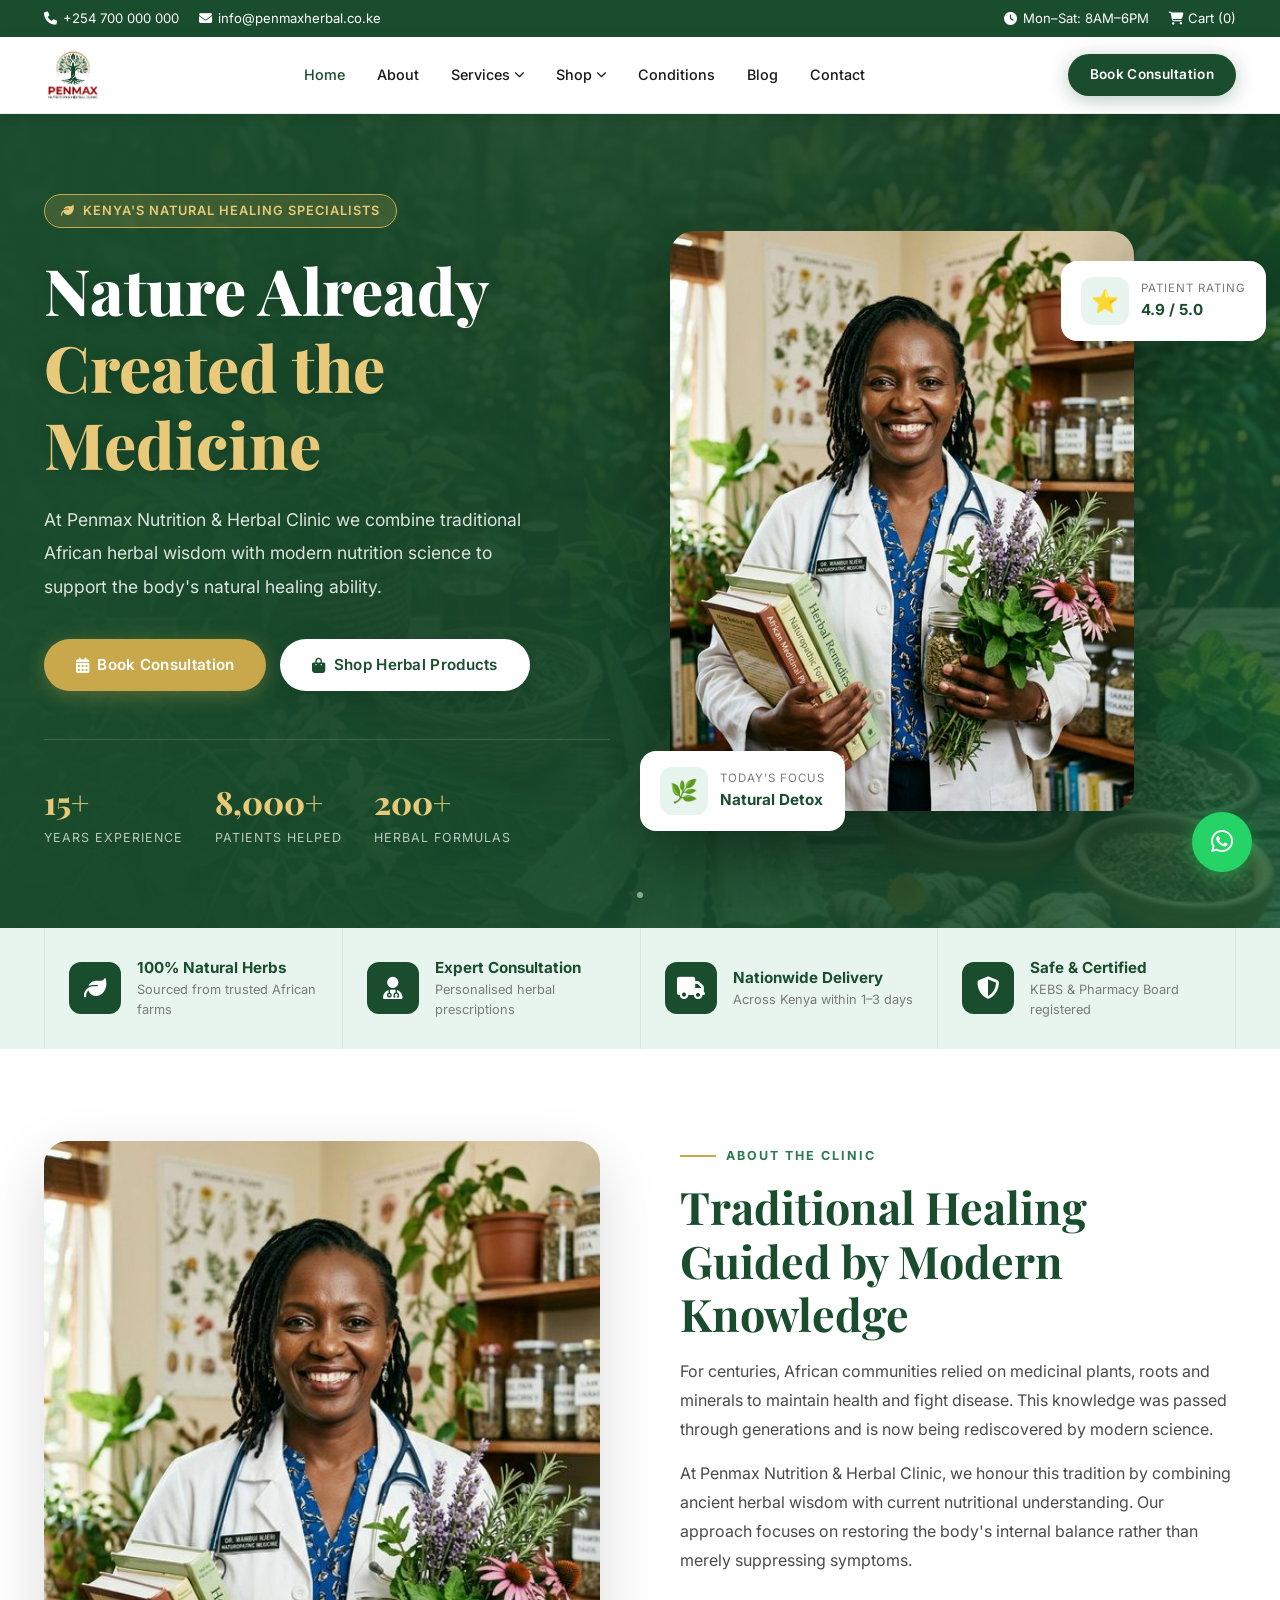
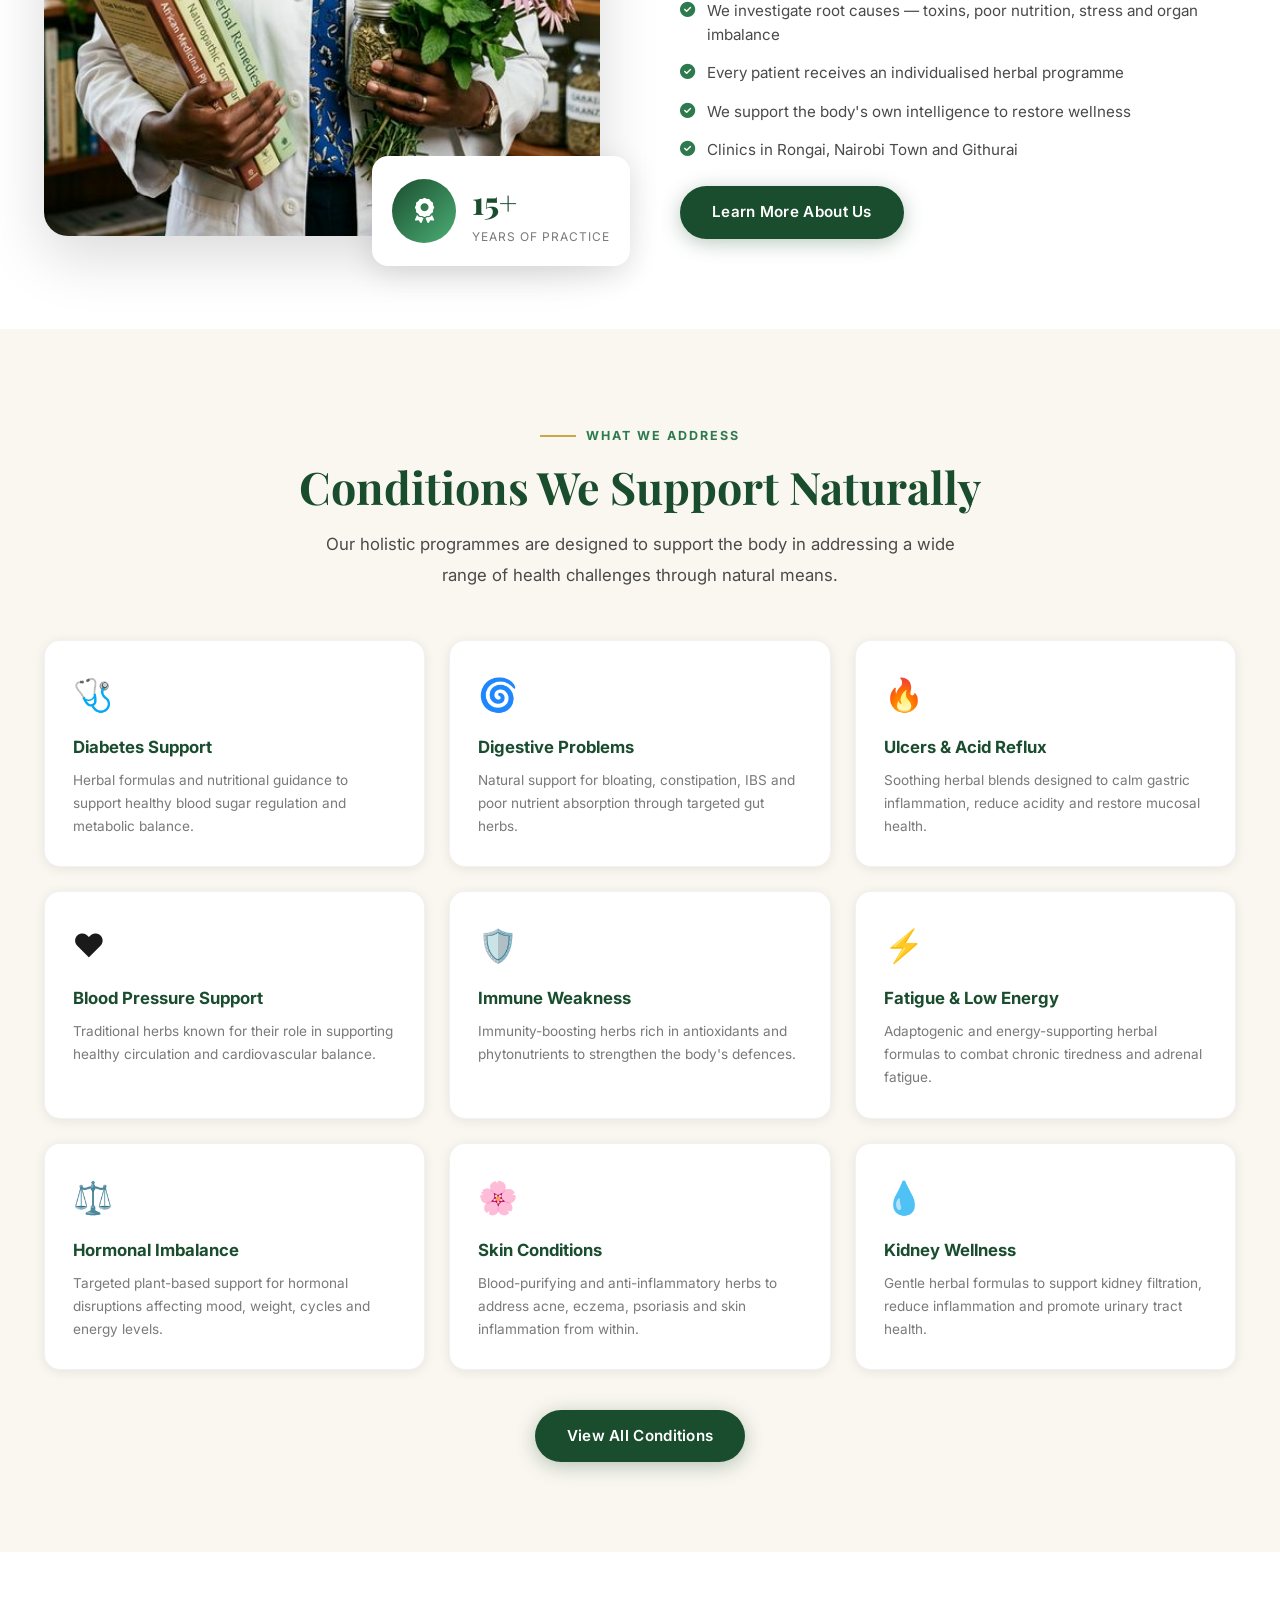
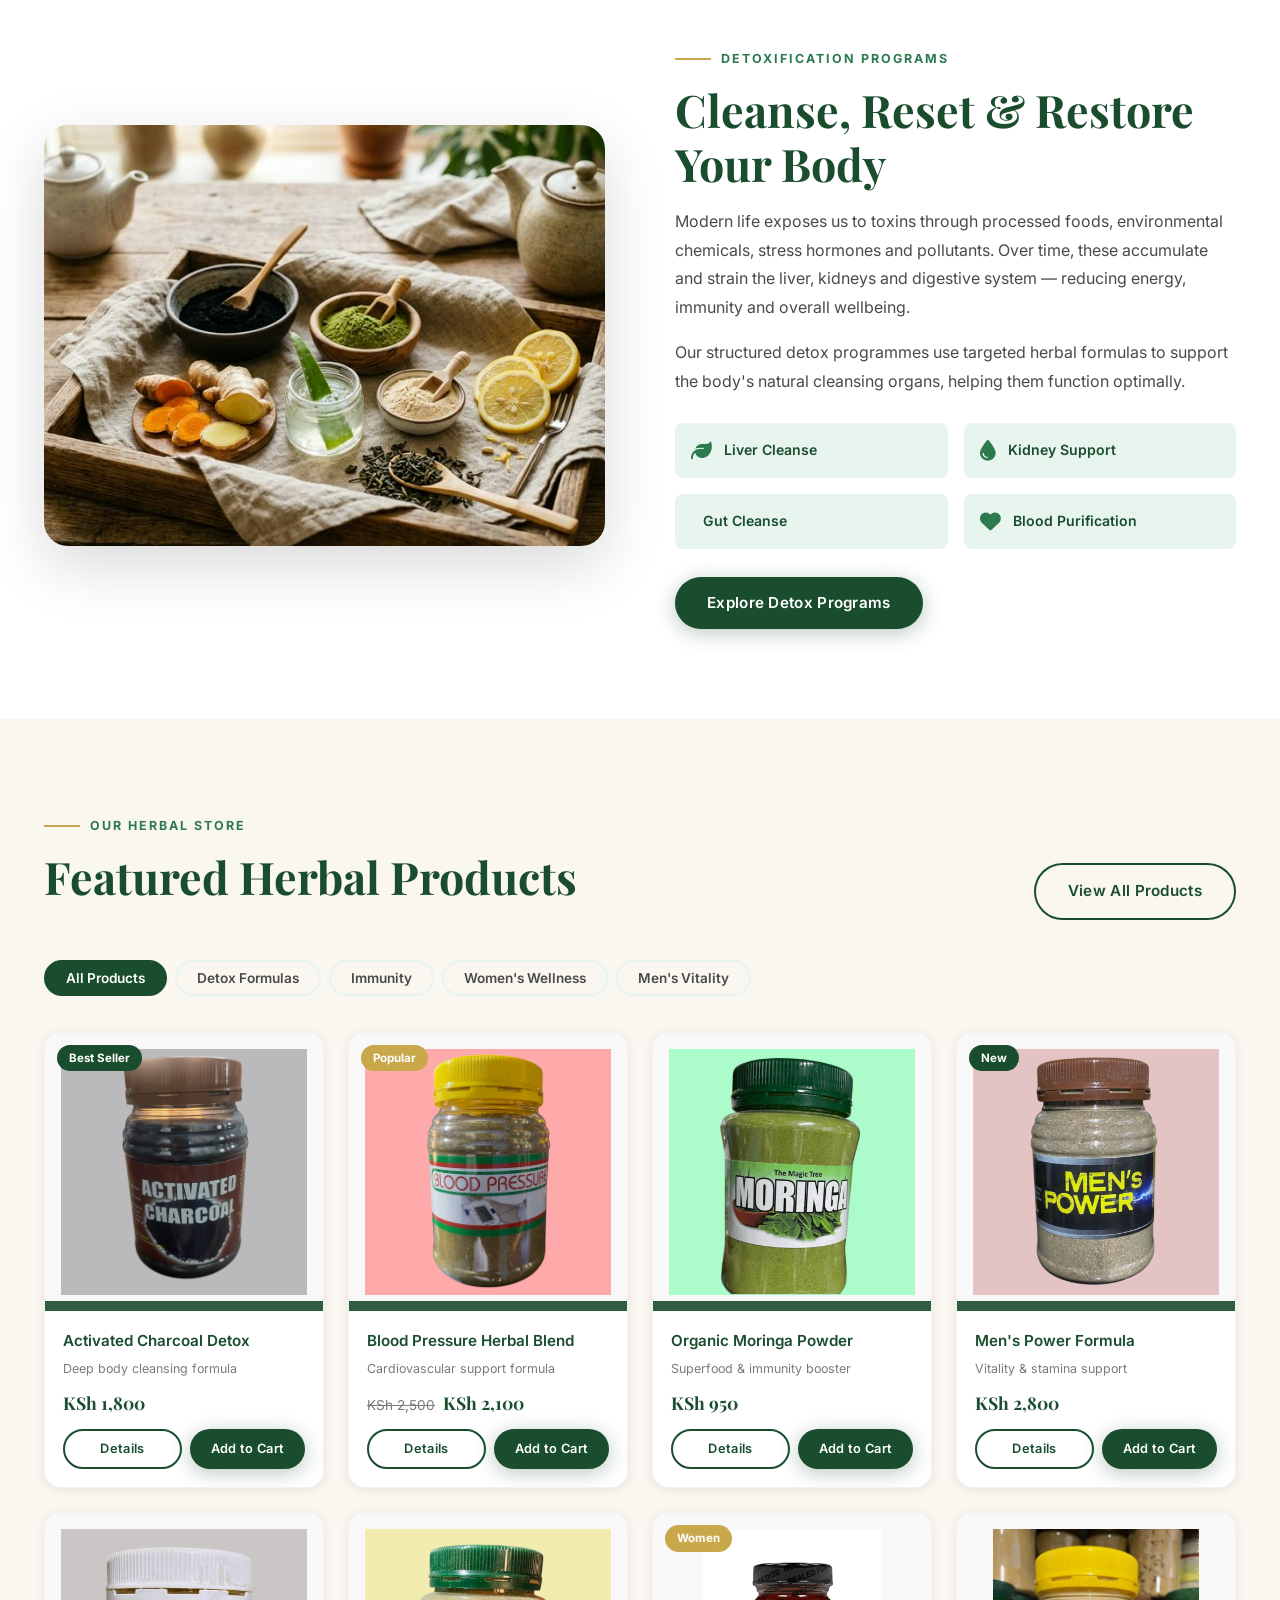
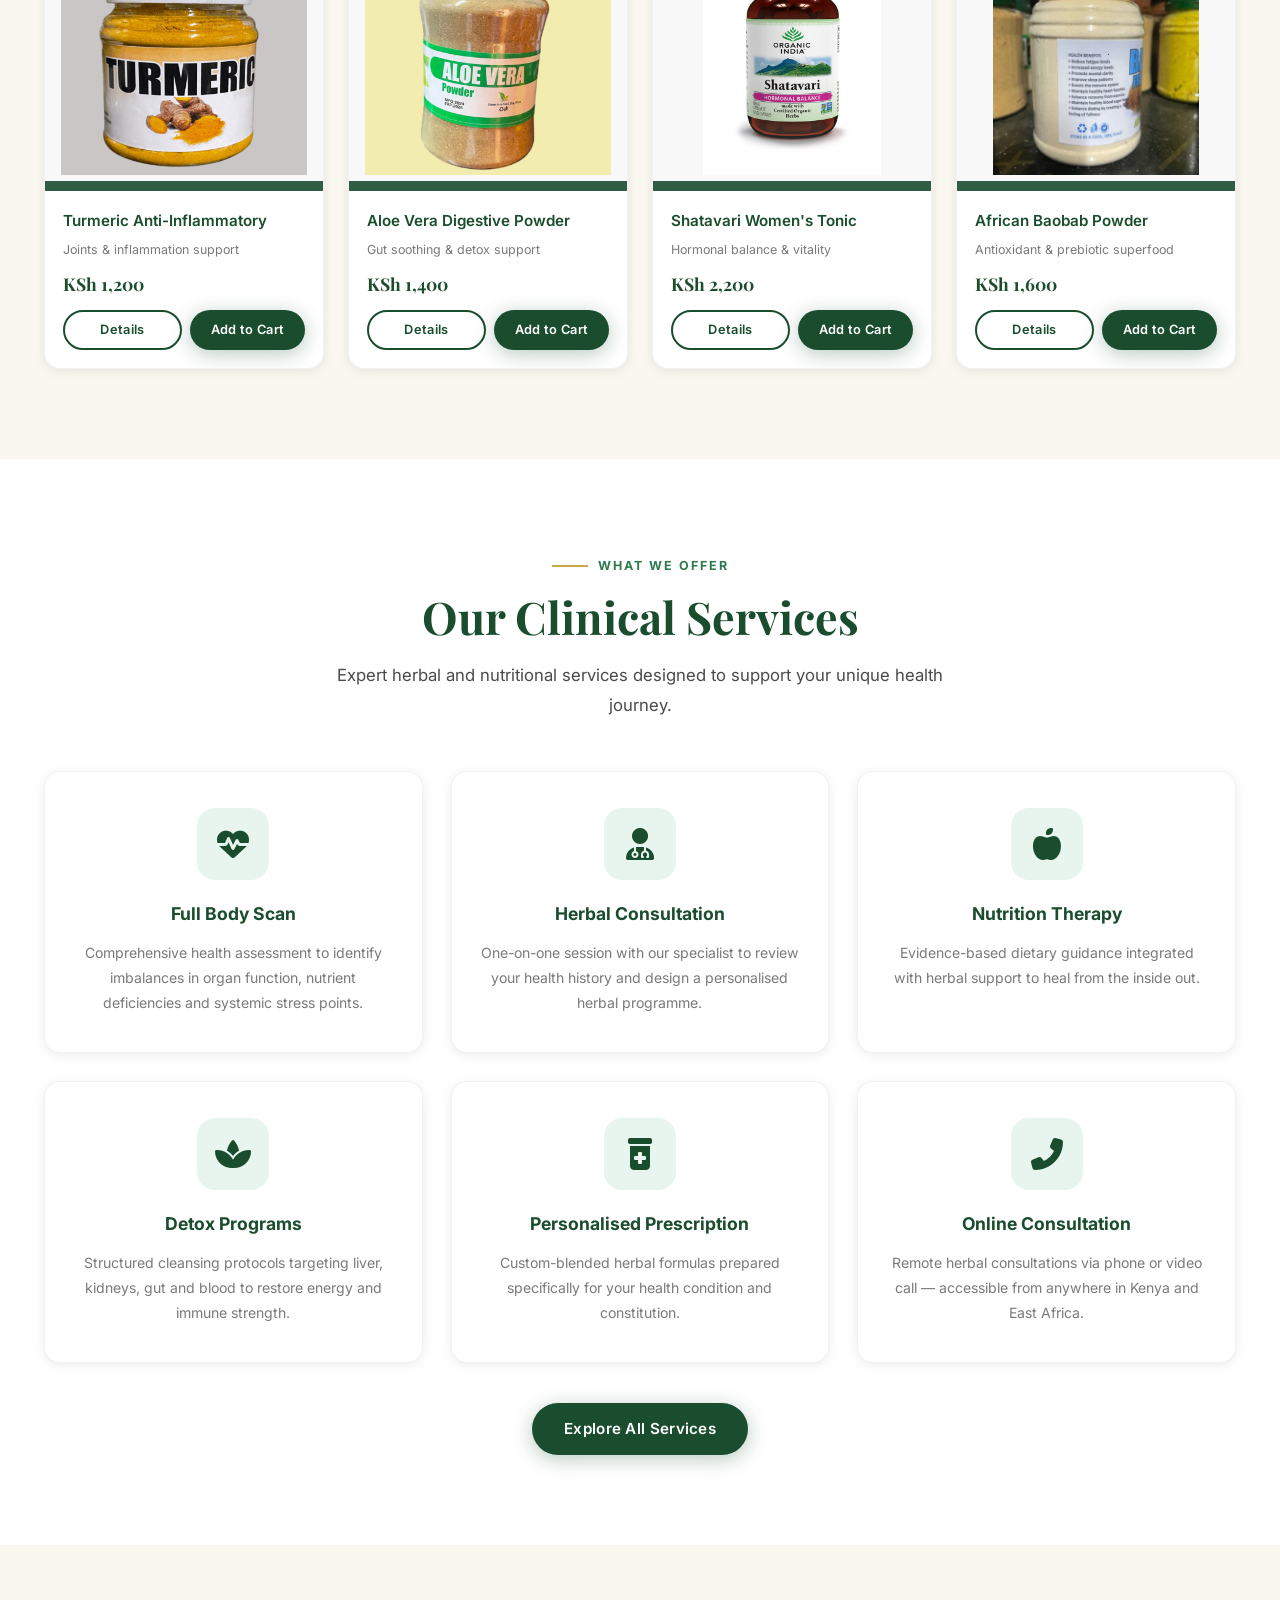
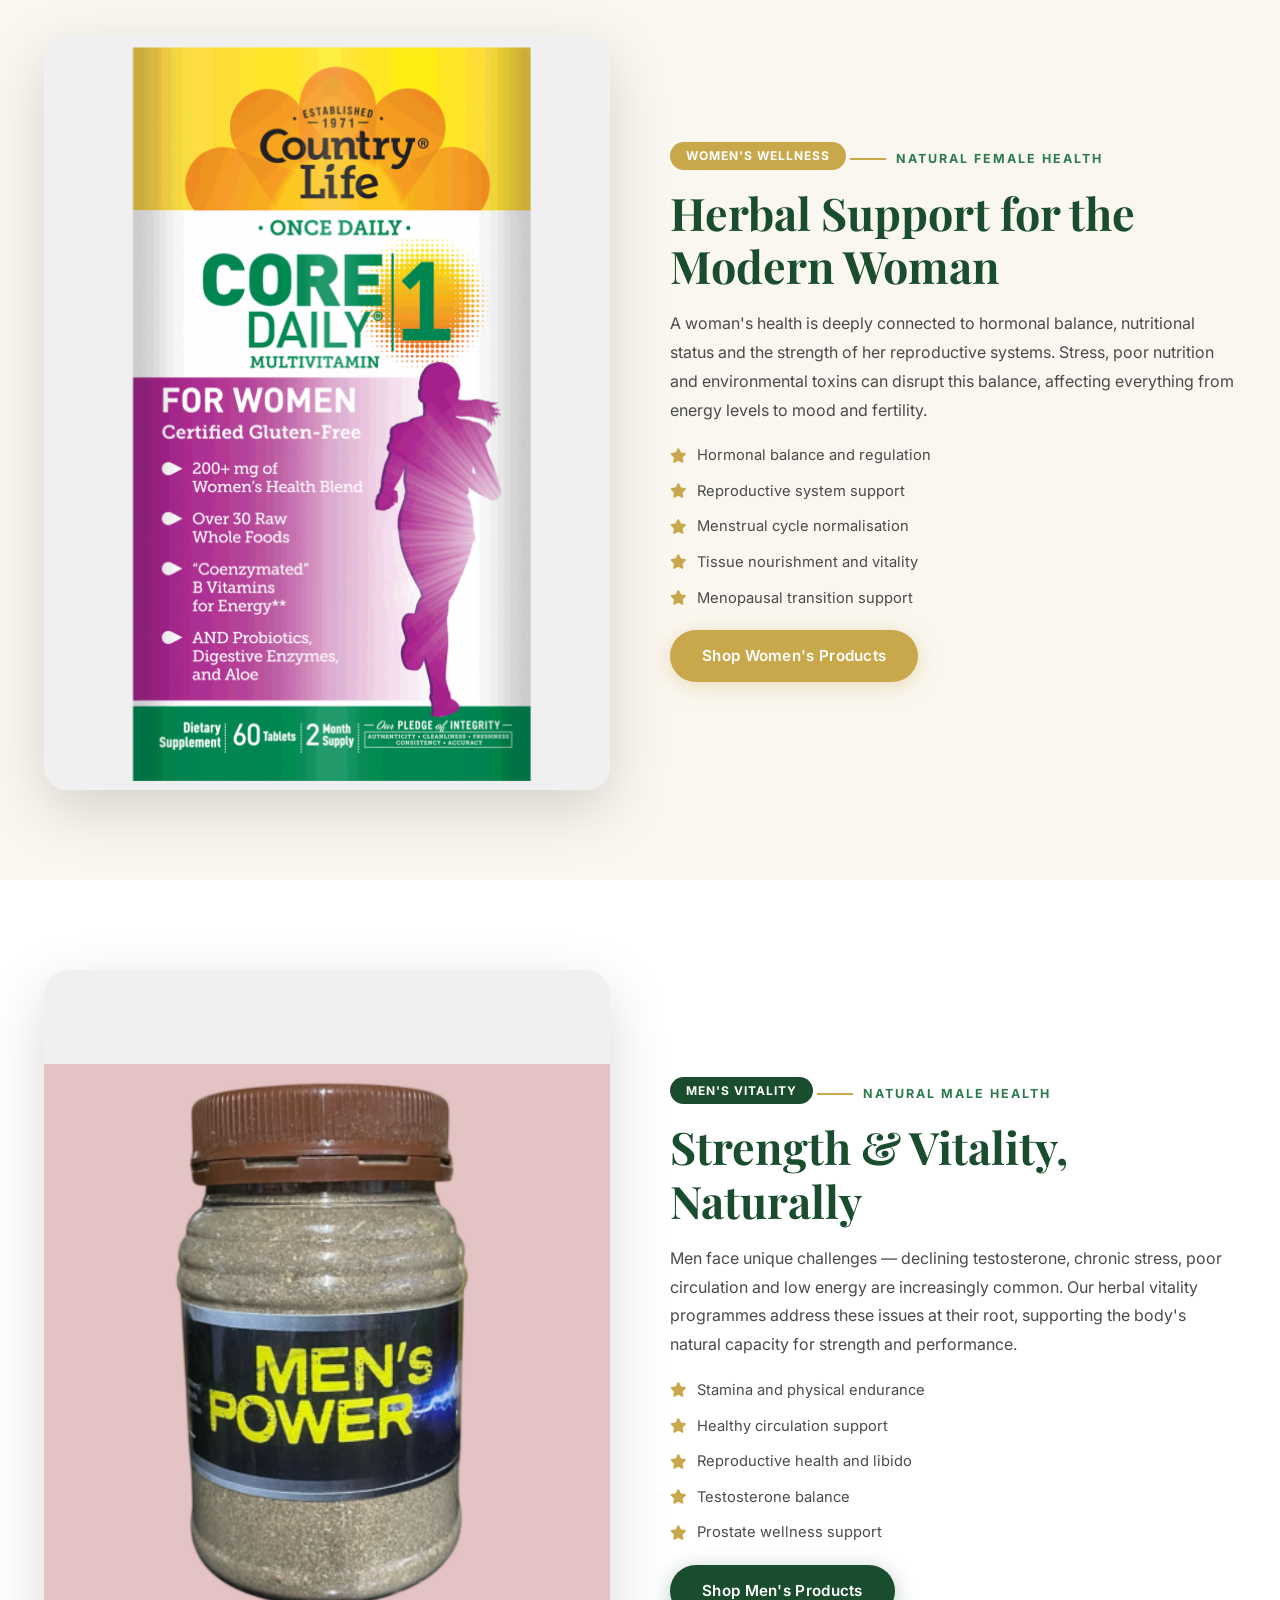
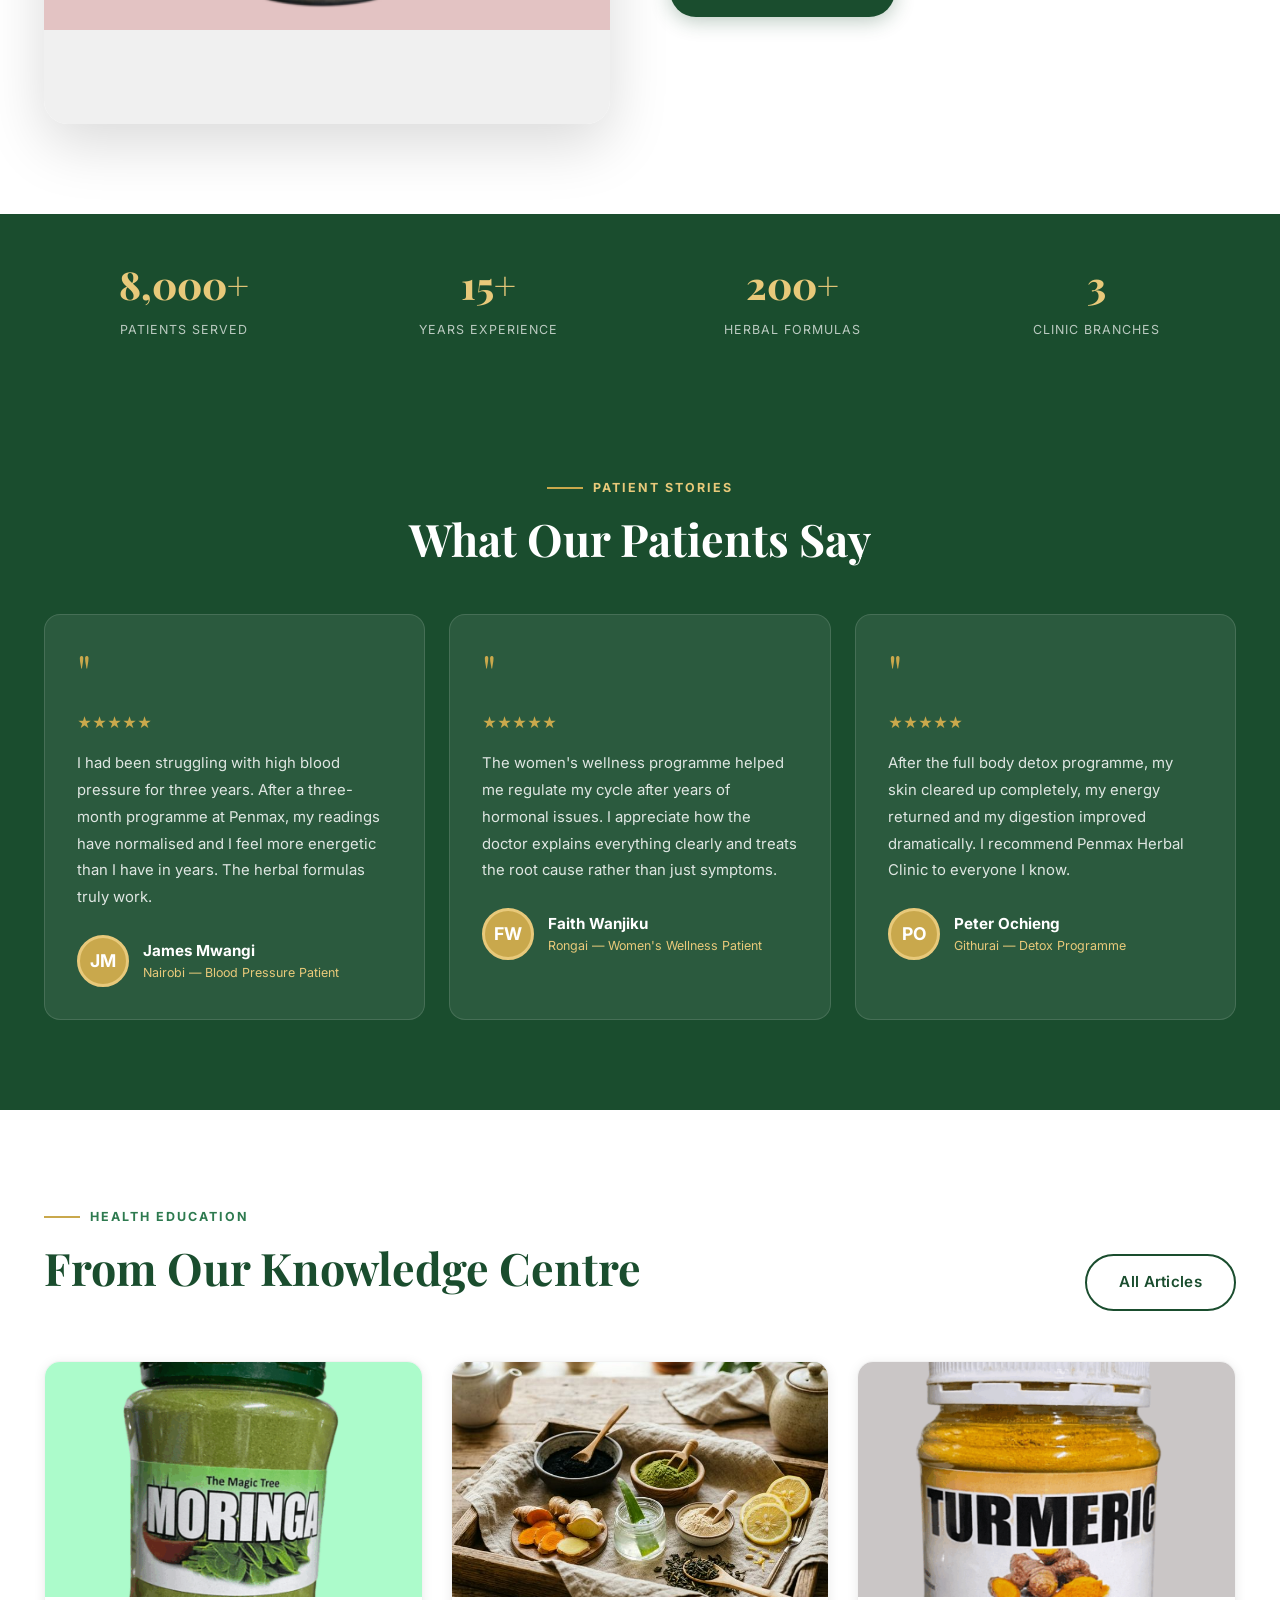
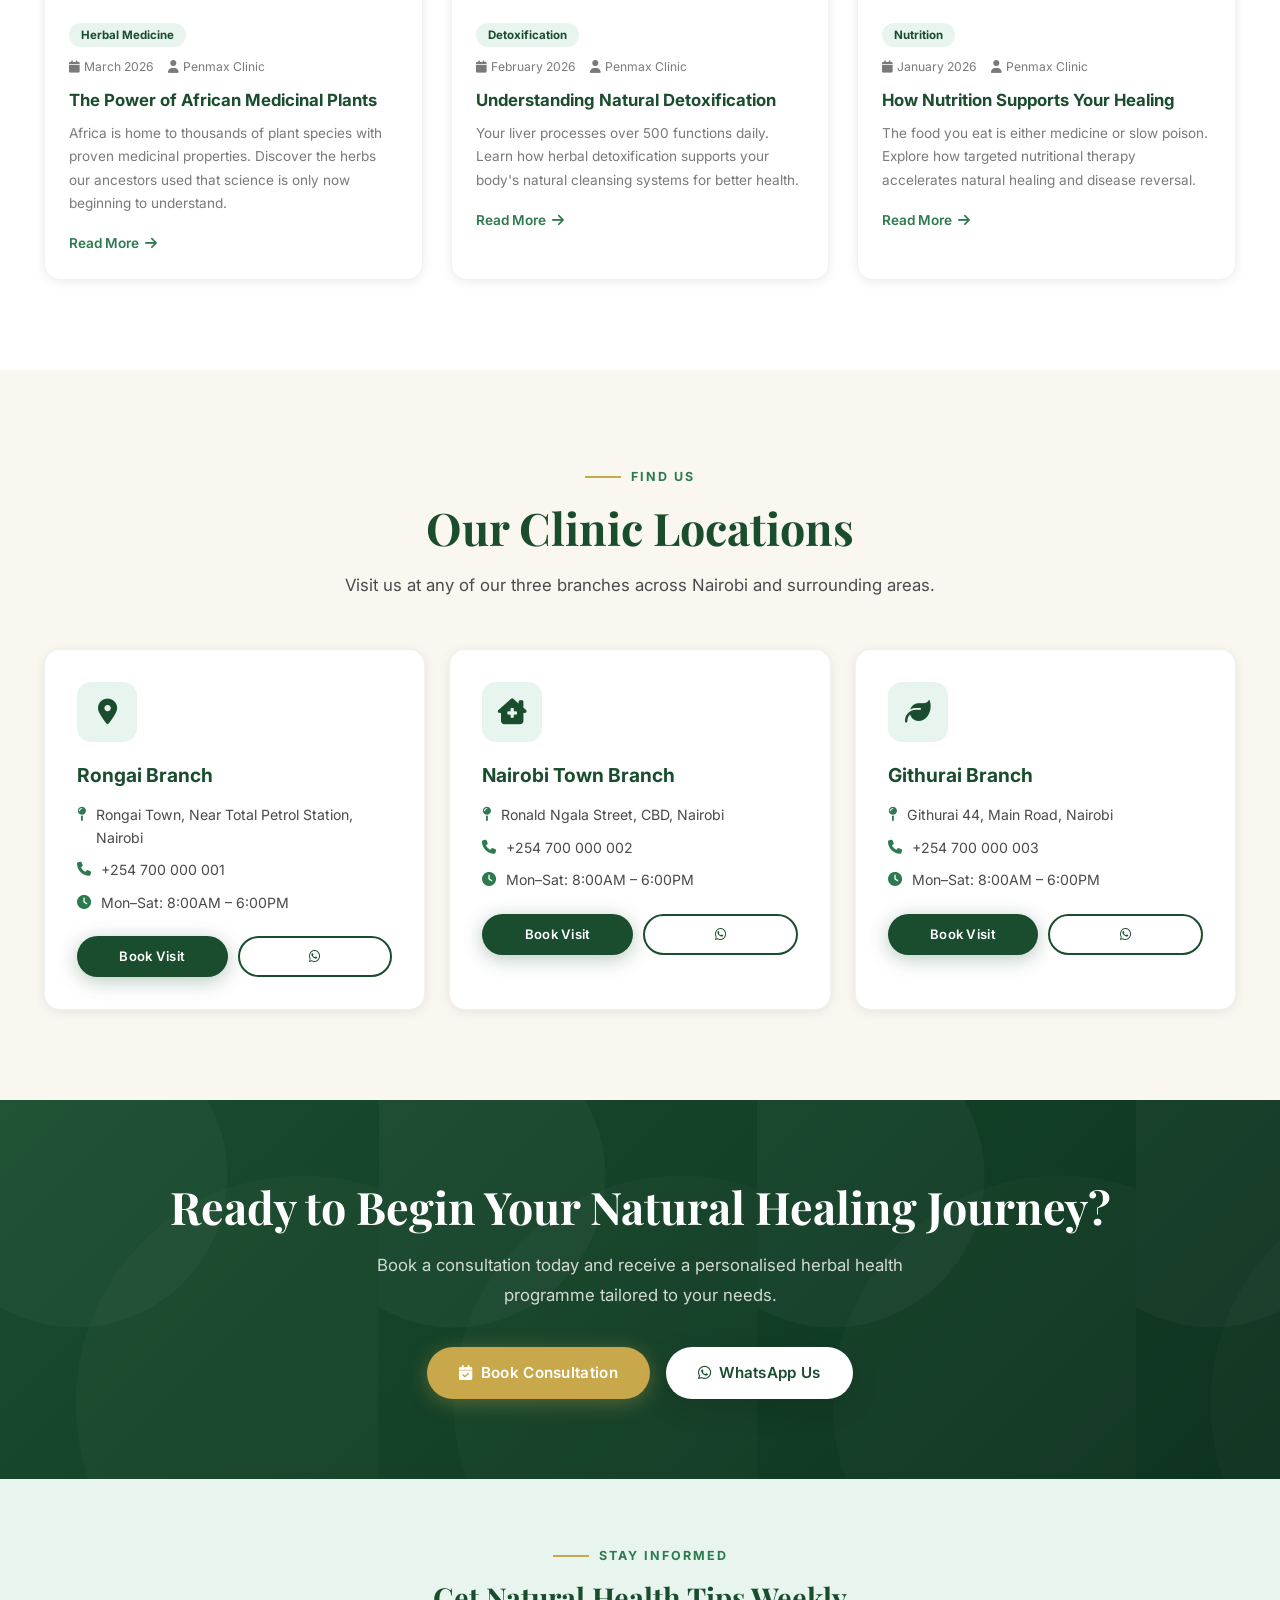
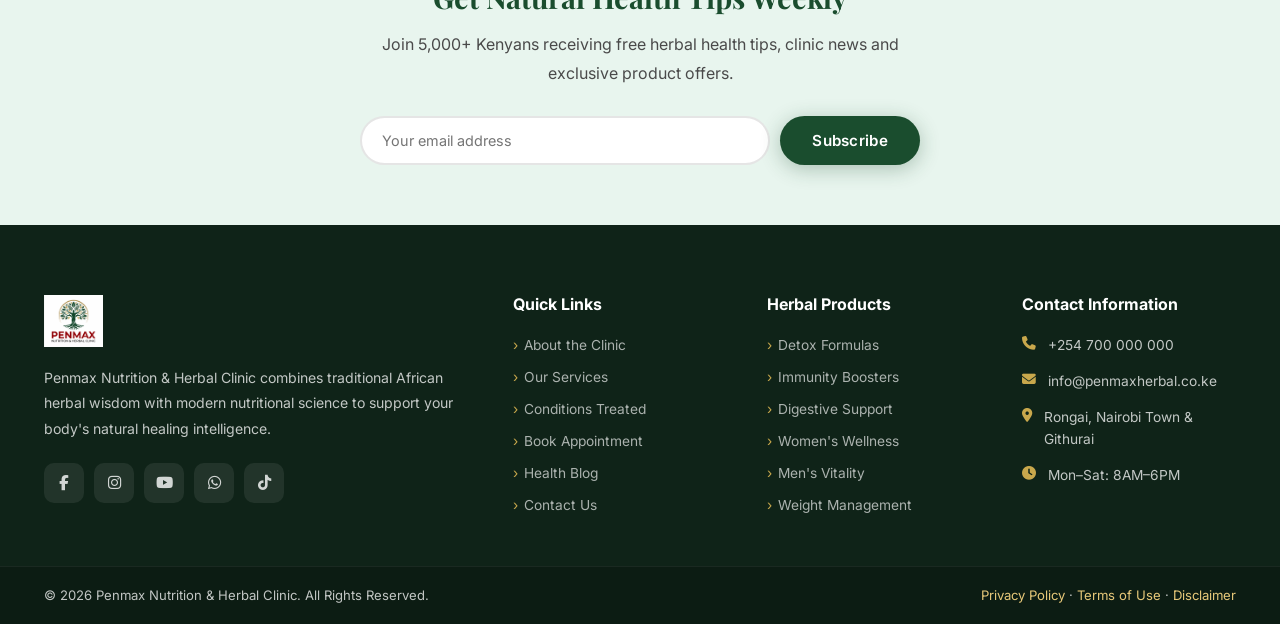
<file: index.html>
<!DOCTYPE html>
<html lang="en">
<head>
<meta charset="UTF-8"/>
<meta name="viewport" content="width=device-width, initial-scale=1.0"/>
<title>Penmax Nutrition & Herbal Clinic | Natural Healing in Kenya</title>
<meta name="description" content="Penmax Nutrition & Herbal Clinic combines traditional African herbal wisdom with modern nutrition science. Book a consultation or shop herbal products online."/>
<link rel="stylesheet" href="css/style.css"/>
<link rel="stylesheet" href="https://cdnjs.cloudflare.com/ajax/libs/font-awesome/6.5.0/css/all.min.css"/>
</head>
<body>

<!-- WhatsApp Float -->
<a href="https://wa.me/254700000000" class="whatsapp-float" target="_blank" title="Chat on WhatsApp">
  <i class="fab fa-whatsapp"></i>
</a>

<!-- Top Bar -->
<div class="top-bar">
  <div class="container">
    <div class="top-bar-left">
      <span class="top-bar-item"><i class="fas fa-phone"></i> +254 700 000 000</span>
      <span class="top-bar-item"><i class="fas fa-envelope"></i> info@penmaxherbal.co.ke</span>
    </div>
    <div class="top-bar-right">
      <span class="top-bar-item"><i class="fas fa-clock"></i> Mon–Sat: 8AM–6PM</span>
      <a href="#" class="cart-toggle"><i class="fas fa-shopping-cart"></i> Cart (<span class="cart-count">0</span>)</a>
    </div>
  </div>
</div>

<!-- Navbar -->
<nav class="navbar" id="navbar">
  <div class="container">
    <div class="nav-inner">
      <a href="index.html" class="nav-logo">
        <img src="assets/Penmax main logo.png" alt="Penmax Nutrition & Herbal Clinic"/>
      </a>
      <ul class="nav-menu">
        <li class="nav-item"><a href="index.html" class="nav-link active">Home</a></li>
        <li class="nav-item"><a href="about.html" class="nav-link">About</a></li>
        <li class="nav-item dropdown">
          <a href="services.html" class="nav-link">Services <i class="fas fa-chevron-down" style="font-size:.65rem"></i></a>
          <ul class="dropdown-menu">
            <li><a href="services.html#consultation" class="dropdown-item"><i class="fas fa-stethoscope"></i> Herbal Consultation</a></li>
            <li><a href="services.html#nutrition" class="dropdown-item"><i class="fas fa-apple-alt"></i> Nutrition Therapy</a></li>
            <li><a href="services.html#detox" class="dropdown-item"><i class="fas fa-leaf"></i> Detox Programs</a></li>
            <li><a href="services.html#bodyscan" class="dropdown-item"><i class="fas fa-heartbeat"></i> Full Body Scan</a></li>
          </ul>
        </li>
        <li class="nav-item dropdown">
          <a href="store.html" class="nav-link">Shop <i class="fas fa-chevron-down" style="font-size:.65rem"></i></a>
          <ul class="dropdown-menu">
            <li><a href="store.html?cat=detox" class="dropdown-item"><i class="fas fa-flask"></i> Detox Formulas</a></li>
            <li><a href="store.html?cat=immunity" class="dropdown-item"><i class="fas fa-shield-alt"></i> Immunity Boosters</a></li>
            <li><a href="store.html?cat=women" class="dropdown-item"><i class="fas fa-female"></i> Women's Wellness</a></li>
            <li><a href="store.html?cat=men" class="dropdown-item"><i class="fas fa-male"></i> Men's Vitality</a></li>
          </ul>
        </li>
        <li class="nav-item"><a href="conditions.html" class="nav-link">Conditions</a></li>
        <li class="nav-item"><a href="blog.html" class="nav-link">Blog</a></li>
        <li class="nav-item"><a href="contact.html" class="nav-link">Contact</a></li>
      </ul>
      <div class="nav-cta">
        <a href="booking.html" class="btn btn-primary">Book Consultation</a>
      </div>
      <div class="hamburger" id="hamburger">
        <span></span><span></span><span></span>
      </div>
    </div>
  </div>
</nav>

<!-- Mobile Menu -->
<div id="mobileMenu" style="display:none;position:fixed;top:0;left:0;right:0;bottom:0;background:rgba(255,255,255,.98);z-index:999;overflow-y:auto;padding:30px 24px;">
  <div style="display:flex;justify-content:space-between;align-items:center;margin-bottom:30px;">
    <img src="assets/Penmax main logo.png" alt="Logo" style="height:50px;"/>
    <button id="closeMenu" style="font-size:1.4rem;color:var(--green-dark);cursor:pointer;background:none;border:none;"><i class="fas fa-times"></i></button>
  </div>
  <ul style="display:flex;flex-direction:column;gap:4px;">
    <li><a href="index.html" style="display:block;padding:14px 0;font-size:1.1rem;font-weight:600;color:var(--green-dark);border-bottom:1px solid #eee;">Home</a></li>
    <li><a href="about.html" style="display:block;padding:14px 0;font-size:1.1rem;font-weight:600;color:var(--green-dark);border-bottom:1px solid #eee;">About Us</a></li>
    <li><a href="services.html" style="display:block;padding:14px 0;font-size:1.1rem;font-weight:600;color:var(--green-dark);border-bottom:1px solid #eee;">Services</a></li>
    <li><a href="store.html" style="display:block;padding:14px 0;font-size:1.1rem;font-weight:600;color:var(--green-dark);border-bottom:1px solid #eee;">Shop</a></li>
    <li><a href="conditions.html" style="display:block;padding:14px 0;font-size:1.1rem;font-weight:600;color:var(--green-dark);border-bottom:1px solid #eee;">Conditions</a></li>
    <li><a href="blog.html" style="display:block;padding:14px 0;font-size:1.1rem;font-weight:600;color:var(--green-dark);border-bottom:1px solid #eee;">Blog</a></li>
    <li><a href="contact.html" style="display:block;padding:14px 0;font-size:1.1rem;font-weight:600;color:var(--green-dark);border-bottom:1px solid #eee;">Contact</a></li>
  </ul>
  <div style="margin-top:30px;display:flex;flex-direction:column;gap:12px;">
    <a href="booking.html" class="btn btn-primary" style="text-align:center;justify-content:center;">Book Consultation</a>
    <a href="https://wa.me/254700000000" class="btn btn-outline" style="text-align:center;justify-content:center;"><i class="fab fa-whatsapp"></i> WhatsApp Us</a>
  </div>
</div>

<!-- ═══ HERO ═══ -->
<section class="hero" id="hero">
  <div class="hero-bg"></div>
  <div class="hero-overlay"></div>
  <div class="container">
    <div class="hero-grid">
      <div class="hero-content">
        <div class="hero-badge"><i class="fas fa-leaf"></i> Kenya's Natural Healing Specialists</div>
        <h1 class="hero-title">Nature Already<br/><span>Created the Medicine</span></h1>
        <p class="hero-sub">At Penmax Nutrition &amp; Herbal Clinic we combine traditional African herbal wisdom with modern nutrition science to support the body's natural healing ability.</p>
        <div class="hero-btns">
          <a href="booking.html" class="btn btn-gold"><i class="fas fa-calendar-alt"></i> Book Consultation</a>
          <a href="store.html" class="btn btn-white"><i class="fas fa-shopping-bag"></i> Shop Herbal Products</a>
        </div>
        <div class="hero-stats">
          <div>
            <div class="hero-stat-num">15+</div>
            <div class="hero-stat-label">Years Experience</div>
          </div>
          <div>
            <div class="hero-stat-num">8,000+</div>
            <div class="hero-stat-label">Patients Helped</div>
          </div>
          <div>
            <div class="hero-stat-num">200+</div>
            <div class="hero-stat-label">Herbal Formulas</div>
          </div>
        </div>
      </div>
      <div class="hero-visual">
        <div class="hero-image-wrap">
          <img src="assets/doctor_consultation.png" alt="Natural Herbal Medicine Doctor"/>
        </div>
        <div class="hero-float-card card-1">
          <div class="hero-float-icon">🌿</div>
          <div class="hero-float-text">
            <div class="label">Today's Focus</div>
            <div class="value">Natural Detox</div>
          </div>
        </div>
        <div class="hero-float-card card-2">
          <div class="hero-float-icon">⭐</div>
          <div class="hero-float-text">
            <div class="label">Patient Rating</div>
            <div class="value">4.9 / 5.0</div>
          </div>
        </div>
      </div>
    </div>
  </div>
  <div class="hero-scroll">
    <div class="scroll-dot"></div>
  </div>
</section>

<!-- ═══ FEATURE STRIP ═══ -->
<section class="features-strip">
  <div class="container">
    <div class="features-inner">
      <div class="feature-item">
        <div class="feature-icon"><i class="fas fa-leaf"></i></div>
        <div class="feature-text">
          <div class="ft">100% Natural Herbs</div>
          <div class="fs">Sourced from trusted African farms</div>
        </div>
      </div>
      <div class="feature-item">
        <div class="feature-icon"><i class="fas fa-user-md"></i></div>
        <div class="feature-text">
          <div class="ft">Expert Consultation</div>
          <div class="fs">Personalised herbal prescriptions</div>
        </div>
      </div>
      <div class="feature-item">
        <div class="feature-icon"><i class="fas fa-truck"></i></div>
        <div class="feature-text">
          <div class="ft">Nationwide Delivery</div>
          <div class="fs">Across Kenya within 1–3 days</div>
        </div>
      </div>
      <div class="feature-item">
        <div class="feature-icon"><i class="fas fa-shield-alt"></i></div>
        <div class="feature-text">
          <div class="ft">Safe &amp; Certified</div>
          <div class="fs">KEBS &amp; Pharmacy Board registered</div>
        </div>
      </div>
    </div>
  </div>
</section>

<!-- ═══ ABOUT ═══ -->
<section class="section-pad">
  <div class="container">
    <div class="about-grid">
      <div class="about-images animate-in">
        <div class="about-img-main">
          <img src="assets/doctor_consultation.png" alt="Penmax Herbal Doctor"/>
        </div>
        <div class="about-img-float">
          <div class="circle"><i class="fas fa-award"></i></div>
          <div>
            <div class="about-float-num">15+</div>
            <div class="about-float-txt">Years of Practice</div>
          </div>
        </div>
      </div>
      <div class="about-content animate-in">
        <div class="section-label">About the Clinic</div>
        <h2 class="section-title">Traditional Healing Guided by Modern Knowledge</h2>
        <p style="color:var(--text-mid);margin-bottom:16px;">For centuries, African communities relied on medicinal plants, roots and minerals to maintain health and fight disease. This knowledge was passed through generations and is now being rediscovered by modern science.</p>
        <p style="color:var(--text-mid);">At Penmax Nutrition &amp; Herbal Clinic, we honour this tradition by combining ancient herbal wisdom with current nutritional understanding. Our approach focuses on restoring the body's internal balance rather than merely suppressing symptoms.</p>
        <ul class="about-list">
          <li class="about-list-item"><i class="fas fa-check-circle"></i> We investigate root causes — toxins, poor nutrition, stress and organ imbalance</li>
          <li class="about-list-item"><i class="fas fa-check-circle"></i> Every patient receives an individualised herbal programme</li>
          <li class="about-list-item"><i class="fas fa-check-circle"></i> We support the body's own intelligence to restore wellness</li>
          <li class="about-list-item"><i class="fas fa-check-circle"></i> Clinics in Rongai, Nairobi Town and Githurai</li>
        </ul>
        <a href="about.html" class="btn btn-primary">Learn More About Us</a>
      </div>
    </div>
  </div>
</section>

<!-- ═══ CONDITIONS ═══ -->
<section class="section-pad conditions-bg">
  <div class="container">
    <div class="text-center">
      <div class="section-label">What We Address</div>
      <h2 class="section-title">Conditions We Support Naturally</h2>
      <p class="section-sub" style="margin:0 auto 0;">Our holistic programmes are designed to support the body in addressing a wide range of health challenges through natural means.</p>
    </div>
    <div class="conditions-grid">
      <div class="condition-card animate-in">
        <div class="cond-icon">🩺</div>
        <div class="cond-title">Diabetes Support</div>
        <div class="cond-desc">Herbal formulas and nutritional guidance to support healthy blood sugar regulation and metabolic balance.</div>
      </div>
      <div class="condition-card animate-in">
        <div class="cond-icon">🌀</div>
        <div class="cond-title">Digestive Problems</div>
        <div class="cond-desc">Natural support for bloating, constipation, IBS and poor nutrient absorption through targeted gut herbs.</div>
      </div>
      <div class="condition-card animate-in">
        <div class="cond-icon">🔥</div>
        <div class="cond-title">Ulcers &amp; Acid Reflux</div>
        <div class="cond-desc">Soothing herbal blends designed to calm gastric inflammation, reduce acidity and restore mucosal health.</div>
      </div>
      <div class="condition-card animate-in">
        <div class="cond-icon">❤️</div>
        <div class="cond-title">Blood Pressure Support</div>
        <div class="cond-desc">Traditional herbs known for their role in supporting healthy circulation and cardiovascular balance.</div>
      </div>
      <div class="condition-card animate-in">
        <div class="cond-icon">🛡️</div>
        <div class="cond-title">Immune Weakness</div>
        <div class="cond-desc">Immunity-boosting herbs rich in antioxidants and phytonutrients to strengthen the body's defences.</div>
      </div>
      <div class="condition-card animate-in">
        <div class="cond-icon">⚡</div>
        <div class="cond-title">Fatigue &amp; Low Energy</div>
        <div class="cond-desc">Adaptogenic and energy-supporting herbal formulas to combat chronic tiredness and adrenal fatigue.</div>
      </div>
      <div class="condition-card animate-in">
        <div class="cond-icon">⚖️</div>
        <div class="cond-title">Hormonal Imbalance</div>
        <div class="cond-desc">Targeted plant-based support for hormonal disruptions affecting mood, weight, cycles and energy levels.</div>
      </div>
      <div class="condition-card animate-in">
        <div class="cond-icon">🌸</div>
        <div class="cond-title">Skin Conditions</div>
        <div class="cond-desc">Blood-purifying and anti-inflammatory herbs to address acne, eczema, psoriasis and skin inflammation from within.</div>
      </div>
      <div class="condition-card animate-in">
        <div class="cond-icon">💧</div>
        <div class="cond-title">Kidney Wellness</div>
        <div class="cond-desc">Gentle herbal formulas to support kidney filtration, reduce inflammation and promote urinary tract health.</div>
      </div>
    </div>
    <div class="text-center" style="margin-top:40px;">
      <a href="conditions.html" class="btn btn-primary">View All Conditions</a>
    </div>
  </div>
</section>

<!-- ═══ DETOX ═══ -->
<section class="section-pad">
  <div class="container">
    <div class="detox-grid">
      <div class="detox-img animate-in">
        <img src="assets/herbal_detox_section.png" alt="Natural Herbal Detox"/>
      </div>
      <div class="animate-in">
        <div class="section-label">Detoxification Programs</div>
        <h2 class="section-title">Cleanse, Reset &amp; Restore Your Body</h2>
        <p style="color:var(--text-mid);margin-bottom:16px;">Modern life exposes us to toxins through processed foods, environmental chemicals, stress hormones and pollutants. Over time, these accumulate and strain the liver, kidneys and digestive system — reducing energy, immunity and overall wellbeing.</p>
        <p style="color:var(--text-mid);margin-bottom:24px;">Our structured detox programmes use targeted herbal formulas to support the body's natural cleansing organs, helping them function optimally.</p>
        <div class="detox-pillars">
          <div class="detox-pillar"><i class="fas fa-leaf"></i><span>Liver Cleanse</span></div>
          <div class="detox-pillar"><i class="fas fa-tint"></i><span>Kidney Support</span></div>
          <div class="detox-pillar"><i class="fas fa-stomach"></i><span>Gut Cleanse</span></div>
          <div class="detox-pillar"><i class="fas fa-heart"></i><span>Blood Purification</span></div>
        </div>
        <div style="margin-top:28px;">
          <a href="services.html#detox" class="btn btn-primary">Explore Detox Programs</a>
        </div>
      </div>
    </div>
  </div>
</section>

<!-- ═══ PRODUCTS ═══ -->
<section class="section-pad products-bg">
  <div class="container">
    <div class="products-header">
      <div>
        <div class="section-label">Our Herbal Store</div>
        <h2 class="section-title">Featured Herbal Products</h2>
      </div>
      <a href="store.html" class="btn btn-outline">View All Products</a>
    </div>
    <div class="categories-tabs">
      <button class="cat-tab active">All Products</button>
      <button class="cat-tab">Detox Formulas</button>
      <button class="cat-tab">Immunity</button>
      <button class="cat-tab">Women's Wellness</button>
      <button class="cat-tab">Men's Vitality</button>
    </div>
    <div class="products-grid">
      <div class="product-card">
        <div class="product-img-wrap">
          <img src="assets/Activated-charcoal-Natural-Remedies-Clinic.png" alt="Activated Charcoal Detox"/>
          <span class="product-badge">Best Seller</span>
          <div class="product-actions">
            <a href="product.html?id=1" title="Quick View"><i class="fas fa-eye"></i></a>
            <a href="#" title="Add to Wishlist"><i class="fas fa-heart"></i></a>
            <a href="#" class="add-to-cart" title="Add to Cart"><i class="fas fa-shopping-cart"></i></a>
          </div>
        </div>
        <div class="product-info">
          <div class="product-name">Activated Charcoal Detox</div>
          <div class="product-meta">Deep body cleansing formula</div>
          <div class="product-price">KSh 1,800</div>
          <div class="product-btns">
            <a href="product.html?id=1" class="btn btn-outline">Details</a>
            <a href="#" class="btn btn-primary add-to-cart">Add to Cart</a>
          </div>
        </div>
      </div>
      <div class="product-card">
        <div class="product-img-wrap">
          <img src="assets/Blood-Pressure-Herbal-Blend-Natural-Remedies-clinic.png" alt="Blood Pressure Herbal Blend"/>
          <span class="product-badge hot">Popular</span>
          <div class="product-actions">
            <a href="product.html?id=2" title="Quick View"><i class="fas fa-eye"></i></a>
            <a href="#" title="Wishlist"><i class="fas fa-heart"></i></a>
            <a href="#" class="add-to-cart" title="Cart"><i class="fas fa-shopping-cart"></i></a>
          </div>
        </div>
        <div class="product-info">
          <div class="product-name">Blood Pressure Herbal Blend</div>
          <div class="product-meta">Cardiovascular support formula</div>
          <div class="product-price"><span class="old">KSh 2,500</span> KSh 2,100</div>
          <div class="product-btns">
            <a href="product.html?id=2" class="btn btn-outline">Details</a>
            <a href="#" class="btn btn-primary add-to-cart">Add to Cart</a>
          </div>
        </div>
      </div>
      <div class="product-card">
        <div class="product-img-wrap">
          <img src="assets/Moringa-Powder-Natural-Remedies-clinic-430x430.png" alt="Moringa Powder"/>
          <div class="product-actions">
            <a href="product.html?id=3" title="Quick View"><i class="fas fa-eye"></i></a>
            <a href="#" title="Wishlist"><i class="fas fa-heart"></i></a>
            <a href="#" class="add-to-cart" title="Cart"><i class="fas fa-shopping-cart"></i></a>
          </div>
        </div>
        <div class="product-info">
          <div class="product-name">Organic Moringa Powder</div>
          <div class="product-meta">Superfood &amp; immunity booster</div>
          <div class="product-price">KSh 950</div>
          <div class="product-btns">
            <a href="product.html?id=3" class="btn btn-outline">Details</a>
            <a href="#" class="btn btn-primary add-to-cart">Add to Cart</a>
          </div>
        </div>
      </div>
      <div class="product-card">
        <div class="product-img-wrap">
          <img src="assets/Mens-Power-Natural-Remedies-Clinic-1-430x430.png" alt="Men's Power Formula"/>
          <span class="product-badge">New</span>
          <div class="product-actions">
            <a href="product.html?id=4" title="Quick View"><i class="fas fa-eye"></i></a>
            <a href="#" title="Wishlist"><i class="fas fa-heart"></i></a>
            <a href="#" class="add-to-cart" title="Cart"><i class="fas fa-shopping-cart"></i></a>
          </div>
        </div>
        <div class="product-info">
          <div class="product-name">Men's Power Formula</div>
          <div class="product-meta">Vitality &amp; stamina support</div>
          <div class="product-price">KSh 2,800</div>
          <div class="product-btns">
            <a href="product.html?id=4" class="btn btn-outline">Details</a>
            <a href="#" class="btn btn-primary add-to-cart">Add to Cart</a>
          </div>
        </div>
      </div>
      <div class="product-card">
        <div class="product-img-wrap">
          <img src="assets/Turmeric-Powder-Natural-Remedies-clinic-430x430.png" alt="Turmeric Powder"/>
          <div class="product-actions">
            <a href="product.html?id=5" title="Quick View"><i class="fas fa-eye"></i></a>
            <a href="#" title="Wishlist"><i class="fas fa-heart"></i></a>
            <a href="#" class="add-to-cart" title="Cart"><i class="fas fa-shopping-cart"></i></a>
          </div>
        </div>
        <div class="product-info">
          <div class="product-name">Turmeric Anti-Inflammatory</div>
          <div class="product-meta">Joints &amp; inflammation support</div>
          <div class="product-price">KSh 1,200</div>
          <div class="product-btns">
            <a href="product.html?id=5" class="btn btn-outline">Details</a>
            <a href="#" class="btn btn-primary add-to-cart">Add to Cart</a>
          </div>
        </div>
      </div>
      <div class="product-card">
        <div class="product-img-wrap">
          <img src="assets/Aloe-Vera-Powder-1-Natural-Remedies-clinic-430x430.png" alt="Aloe Vera Powder"/>
          <div class="product-actions">
            <a href="product.html?id=6" title="Quick View"><i class="fas fa-eye"></i></a>
            <a href="#" title="Wishlist"><i class="fas fa-heart"></i></a>
            <a href="#" class="add-to-cart" title="Cart"><i class="fas fa-shopping-cart"></i></a>
          </div>
        </div>
        <div class="product-info">
          <div class="product-name">Aloe Vera Digestive Powder</div>
          <div class="product-meta">Gut soothing &amp; detox support</div>
          <div class="product-price">KSh 1,400</div>
          <div class="product-btns">
            <a href="product.html?id=6" class="btn btn-outline">Details</a>
            <a href="#" class="btn btn-primary add-to-cart">Add to Cart</a>
          </div>
        </div>
      </div>
      <div class="product-card">
        <div class="product-img-wrap">
          <img src="assets/Organic-India-Shatavari.jpg" alt="Shatavari Women's Herb"/>
          <span class="product-badge hot">Women</span>
          <div class="product-actions">
            <a href="product.html?id=7" title="Quick View"><i class="fas fa-eye"></i></a>
            <a href="#" title="Wishlist"><i class="fas fa-heart"></i></a>
            <a href="#" class="add-to-cart" title="Cart"><i class="fas fa-shopping-cart"></i></a>
          </div>
        </div>
        <div class="product-info">
          <div class="product-name">Shatavari Women's Tonic</div>
          <div class="product-meta">Hormonal balance &amp; vitality</div>
          <div class="product-price">KSh 2,200</div>
          <div class="product-btns">
            <a href="product.html?id=7" class="btn btn-outline">Details</a>
            <a href="#" class="btn btn-primary add-to-cart">Add to Cart</a>
          </div>
        </div>
      </div>
      <div class="product-card">
        <div class="product-img-wrap">
          <img src="assets/Boabab-Fruit-powder-1-430x512.jpg" alt="Baobab Powder"/>
          <div class="product-actions">
            <a href="product.html?id=8" title="Quick View"><i class="fas fa-eye"></i></a>
            <a href="#" title="Wishlist"><i class="fas fa-heart"></i></a>
            <a href="#" class="add-to-cart" title="Cart"><i class="fas fa-shopping-cart"></i></a>
          </div>
        </div>
        <div class="product-info">
          <div class="product-name">African Baobab Powder</div>
          <div class="product-meta">Antioxidant &amp; prebiotic superfood</div>
          <div class="product-price">KSh 1,600</div>
          <div class="product-btns">
            <a href="product.html?id=8" class="btn btn-outline">Details</a>
            <a href="#" class="btn btn-primary add-to-cart">Add to Cart</a>
          </div>
        </div>
      </div>
    </div>
  </div>
</section>

<!-- ═══ SERVICES ═══ -->
<section class="section-pad">
  <div class="container">
    <div class="text-center">
      <div class="section-label">What We Offer</div>
      <h2 class="section-title">Our Clinical Services</h2>
      <p class="section-sub" style="margin:0 auto;">Expert herbal and nutritional services designed to support your unique health journey.</p>
    </div>
    <div class="services-grid">
      <div class="service-card animate-in">
        <div class="service-icon"><i class="fas fa-heartbeat"></i></div>
        <div class="service-title">Full Body Scan</div>
        <div class="service-desc">Comprehensive health assessment to identify imbalances in organ function, nutrient deficiencies and systemic stress points.</div>
      </div>
      <div class="service-card animate-in">
        <div class="service-icon"><i class="fas fa-user-md"></i></div>
        <div class="service-title">Herbal Consultation</div>
        <div class="service-desc">One-on-one session with our specialist to review your health history and design a personalised herbal programme.</div>
      </div>
      <div class="service-card animate-in">
        <div class="service-icon"><i class="fas fa-apple-alt"></i></div>
        <div class="service-title">Nutrition Therapy</div>
        <div class="service-desc">Evidence-based dietary guidance integrated with herbal support to heal from the inside out.</div>
      </div>
      <div class="service-card animate-in">
        <div class="service-icon"><i class="fas fa-spa"></i></div>
        <div class="service-title">Detox Programs</div>
        <div class="service-desc">Structured cleansing protocols targeting liver, kidneys, gut and blood to restore energy and immune strength.</div>
      </div>
      <div class="service-card animate-in">
        <div class="service-icon"><i class="fas fa-prescription-bottle-alt"></i></div>
        <div class="service-title">Personalised Prescription</div>
        <div class="service-desc">Custom-blended herbal formulas prepared specifically for your health condition and constitution.</div>
      </div>
      <div class="service-card animate-in">
        <div class="service-icon"><i class="fas fa-phone-alt"></i></div>
        <div class="service-title">Online Consultation</div>
        <div class="service-desc">Remote herbal consultations via phone or video call — accessible from anywhere in Kenya and East Africa.</div>
      </div>
    </div>
    <div class="text-center" style="margin-top:40px;">
      <a href="services.html" class="btn btn-primary">Explore All Services</a>
    </div>
  </div>
</section>

<!-- ═══ WOMEN WELLNESS ═══ -->
<section class="section-pad conditions-bg">
  <div class="container">
    <div class="wellness-grid">
      <div class="wellness-img animate-in">
        <img src="assets/Country-Life-Core-Daily-1-Multivitamin-Women-60tablets.png" alt="Women Wellness" style="object-fit:contain;background:#f0f0f0;"/>
      </div>
      <div class="animate-in">
        <div class="wellness-tag">Women's Wellness</div>
        <div class="section-label">Natural Female Health</div>
        <h2 class="section-title">Herbal Support for the Modern Woman</h2>
        <p style="color:var(--text-mid);margin-bottom:20px;">A woman's health is deeply connected to hormonal balance, nutritional status and the strength of her reproductive systems. Stress, poor nutrition and environmental toxins can disrupt this balance, affecting everything from energy levels to mood and fertility.</p>
        <ul class="wellness-list">
          <li class="wellness-list-item"><i class="fas fa-star"></i> Hormonal balance and regulation</li>
          <li class="wellness-list-item"><i class="fas fa-star"></i> Reproductive system support</li>
          <li class="wellness-list-item"><i class="fas fa-star"></i> Menstrual cycle normalisation</li>
          <li class="wellness-list-item"><i class="fas fa-star"></i> Tissue nourishment and vitality</li>
          <li class="wellness-list-item"><i class="fas fa-star"></i> Menopausal transition support</li>
        </ul>
        <a href="store.html?cat=women" class="btn btn-gold">Shop Women's Products</a>
      </div>
    </div>
  </div>
</section>

<!-- ═══ MEN VITALITY ═══ -->
<section class="section-pad">
  <div class="container">
    <div class="wellness-grid wellness-reverse">
      <div class="animate-in">
        <div class="wellness-tag" style="background:var(--green-dark);">Men's Vitality</div>
        <div class="section-label">Natural Male Health</div>
        <h2 class="section-title">Strength &amp; Vitality, Naturally</h2>
        <p style="color:var(--text-mid);margin-bottom:20px;">Men face unique challenges — declining testosterone, chronic stress, poor circulation and low energy are increasingly common. Our herbal vitality programmes address these issues at their root, supporting the body's natural capacity for strength and performance.</p>
        <ul class="wellness-list">
          <li class="wellness-list-item"><i class="fas fa-star"></i> Stamina and physical endurance</li>
          <li class="wellness-list-item"><i class="fas fa-star"></i> Healthy circulation support</li>
          <li class="wellness-list-item"><i class="fas fa-star"></i> Reproductive health and libido</li>
          <li class="wellness-list-item"><i class="fas fa-star"></i> Testosterone balance</li>
          <li class="wellness-list-item"><i class="fas fa-star"></i> Prostate wellness support</li>
        </ul>
        <a href="store.html?cat=men" class="btn btn-primary">Shop Men's Products</a>
      </div>
      <div class="wellness-img animate-in">
        <img src="assets/Mens-Power-Natural-Remedies-Clinic-1-430x430.png" alt="Men Vitality" style="object-fit:contain;background:#f0f0f0;"/>
      </div>
    </div>
  </div>
</section>

<!-- ═══ STATS ═══ -->
<section class="stats-bar">
  <div class="container">
    <div class="stats-grid">
      <div class="stat-item">
        <span class="stat-num">8,000+</span>
        <span class="stat-lbl">Patients Served</span>
      </div>
      <div class="stat-item">
        <span class="stat-num">15+</span>
        <span class="stat-lbl">Years Experience</span>
      </div>
      <div class="stat-item">
        <span class="stat-num">200+</span>
        <span class="stat-lbl">Herbal Formulas</span>
      </div>
      <div class="stat-item">
        <span class="stat-num">3</span>
        <span class="stat-lbl">Clinic Branches</span>
      </div>
    </div>
  </div>
</section>

<!-- ═══ TESTIMONIALS ═══ -->
<section class="section-pad testimonials-bg">
  <div class="container">
    <div class="text-center testimonials-header">
      <div class="section-label">Patient Stories</div>
      <h2 class="section-title">What Our Patients Say</h2>
    </div>
    <div class="testimonials-grid">
      <div class="testimonial-card animate-in">
        <div class="testimonial-quote">"</div>
        <div class="stars">★★★★★</div>
        <div class="testimonial-text">I had been struggling with high blood pressure for three years. After a three-month programme at Penmax, my readings have normalised and I feel more energetic than I have in years. The herbal formulas truly work.</div>
        <div class="testimonial-author">
          <div class="testimonial-avatar-placeholder">JM</div>
          <div>
            <div class="testimonial-name">James Mwangi</div>
            <div class="testimonial-role">Nairobi — Blood Pressure Patient</div>
          </div>
        </div>
      </div>
      <div class="testimonial-card animate-in">
        <div class="testimonial-quote">"</div>
        <div class="stars">★★★★★</div>
        <div class="testimonial-text">The women's wellness programme helped me regulate my cycle after years of hormonal issues. I appreciate how the doctor explains everything clearly and treats the root cause rather than just symptoms.</div>
        <div class="testimonial-author">
          <div class="testimonial-avatar-placeholder">FW</div>
          <div>
            <div class="testimonial-name">Faith Wanjiku</div>
            <div class="testimonial-role">Rongai — Women's Wellness Patient</div>
          </div>
        </div>
      </div>
      <div class="testimonial-card animate-in">
        <div class="testimonial-quote">"</div>
        <div class="stars">★★★★★</div>
        <div class="testimonial-text">After the full body detox programme, my skin cleared up completely, my energy returned and my digestion improved dramatically. I recommend Penmax Herbal Clinic to everyone I know.</div>
        <div class="testimonial-author">
          <div class="testimonial-avatar-placeholder">PO</div>
          <div>
            <div class="testimonial-name">Peter Ochieng</div>
            <div class="testimonial-role">Githurai — Detox Programme</div>
          </div>
        </div>
      </div>
    </div>
  </div>
</section>

<!-- ═══ BLOG ═══ -->
<section class="section-pad">
  <div class="container">
    <div class="products-header">
      <div>
        <div class="section-label">Health Education</div>
        <h2 class="section-title">From Our Knowledge Centre</h2>
      </div>
      <a href="blog.html" class="btn btn-outline">All Articles</a>
    </div>
    <div class="blog-grid">
      <div class="blog-card animate-in">
        <div class="blog-img">
          <img src="assets/Moringa-Powder-Natural-Remedies-clinic-430x430.png" alt="African Medicinal Plants"/>
        </div>
        <div class="blog-body">
          <span class="blog-category">Herbal Medicine</span>
          <div class="blog-meta">
            <span><i class="fas fa-calendar"></i> March 2026</span>
            <span><i class="fas fa-user"></i> Penmax Clinic</span>
          </div>
          <div class="blog-title">The Power of African Medicinal Plants</div>
          <div class="blog-excerpt">Africa is home to thousands of plant species with proven medicinal properties. Discover the herbs our ancestors used that science is only now beginning to understand.</div>
          <a href="blog.html#post1" class="blog-link">Read More <i class="fas fa-arrow-right"></i></a>
        </div>
      </div>
      <div class="blog-card animate-in">
        <div class="blog-img">
          <img src="assets/herbal_detox_section.png" alt="Natural Detox"/>
        </div>
        <div class="blog-body">
          <span class="blog-category">Detoxification</span>
          <div class="blog-meta">
            <span><i class="fas fa-calendar"></i> February 2026</span>
            <span><i class="fas fa-user"></i> Penmax Clinic</span>
          </div>
          <div class="blog-title">Understanding Natural Detoxification</div>
          <div class="blog-excerpt">Your liver processes over 500 functions daily. Learn how herbal detoxification supports your body's natural cleansing systems for better health.</div>
          <a href="blog.html#post2" class="blog-link">Read More <i class="fas fa-arrow-right"></i></a>
        </div>
      </div>
      <div class="blog-card animate-in">
        <div class="blog-img">
          <img src="assets/Turmeric-Powder-Natural-Remedies-clinic-430x430.png" alt="Nutrition Healing"/>
        </div>
        <div class="blog-body">
          <span class="blog-category">Nutrition</span>
          <div class="blog-meta">
            <span><i class="fas fa-calendar"></i> January 2026</span>
            <span><i class="fas fa-user"></i> Penmax Clinic</span>
          </div>
          <div class="blog-title">How Nutrition Supports Your Healing</div>
          <div class="blog-excerpt">The food you eat is either medicine or slow poison. Explore how targeted nutritional therapy accelerates natural healing and disease reversal.</div>
          <a href="blog.html#post3" class="blog-link">Read More <i class="fas fa-arrow-right"></i></a>
        </div>
      </div>
    </div>
  </div>
</section>

<!-- ═══ LOCATIONS ═══ -->
<section class="section-pad locations-bg">
  <div class="container">
    <div class="text-center">
      <div class="section-label">Find Us</div>
      <h2 class="section-title">Our Clinic Locations</h2>
      <p class="section-sub" style="margin:0 auto 0;">Visit us at any of our three branches across Nairobi and surrounding areas.</p>
    </div>
    <div class="locations-grid">
      <div class="location-card animate-in">
        <div class="location-icon"><i class="fas fa-map-marker-alt"></i></div>
        <div class="location-name">Rongai Branch</div>
        <div class="location-detail"><i class="fas fa-map-pin"></i> Rongai Town, Near Total Petrol Station, Nairobi</div>
        <div class="location-detail"><i class="fas fa-phone"></i> +254 700 000 001</div>
        <div class="location-detail"><i class="fas fa-clock"></i> Mon–Sat: 8:00AM – 6:00PM</div>
        <div class="location-btns">
          <a href="booking.html" class="btn btn-primary">Book Visit</a>
          <a href="https://wa.me/254700000001" class="btn btn-outline" target="_blank"><i class="fab fa-whatsapp"></i></a>
        </div>
      </div>
      <div class="location-card animate-in">
        <div class="location-icon"><i class="fas fa-clinic-medical"></i></div>
        <div class="location-name">Nairobi Town Branch</div>
        <div class="location-detail"><i class="fas fa-map-pin"></i> Ronald Ngala Street, CBD, Nairobi</div>
        <div class="location-detail"><i class="fas fa-phone"></i> +254 700 000 002</div>
        <div class="location-detail"><i class="fas fa-clock"></i> Mon–Sat: 8:00AM – 6:00PM</div>
        <div class="location-btns">
          <a href="booking.html" class="btn btn-primary">Book Visit</a>
          <a href="https://wa.me/254700000002" class="btn btn-outline" target="_blank"><i class="fab fa-whatsapp"></i></a>
        </div>
      </div>
      <div class="location-card animate-in">
        <div class="location-icon"><i class="fas fa-leaf"></i></div>
        <div class="location-name">Githurai Branch</div>
        <div class="location-detail"><i class="fas fa-map-pin"></i> Githurai 44, Main Road, Nairobi</div>
        <div class="location-detail"><i class="fas fa-phone"></i> +254 700 000 003</div>
        <div class="location-detail"><i class="fas fa-clock"></i> Mon–Sat: 8:00AM – 6:00PM</div>
        <div class="location-btns">
          <a href="booking.html" class="btn btn-primary">Book Visit</a>
          <a href="https://wa.me/254700000003" class="btn btn-outline" target="_blank"><i class="fab fa-whatsapp"></i></a>
        </div>
      </div>
    </div>
  </div>
</section>

<!-- ═══ CTA ═══ -->
<section class="cta-banner">
  <div class="container">
    <h2>Ready to Begin Your Natural Healing Journey?</h2>
    <p>Book a consultation today and receive a personalised herbal health programme tailored to your needs.</p>
    <div class="cta-btns">
      <a href="booking.html" class="btn btn-gold"><i class="fas fa-calendar-check"></i> Book Consultation</a>
      <a href="https://wa.me/254700000000" class="btn btn-white" target="_blank"><i class="fab fa-whatsapp"></i> WhatsApp Us</a>
    </div>
  </div>
</section>

<!-- ═══ NEWSLETTER ═══ -->
<section class="section-pad-sm newsletter-bg">
  <div class="container">
    <div class="newsletter-inner">
      <div class="section-label" style="justify-content:center;">Stay Informed</div>
      <h2 class="section-title text-center" style="font-size:1.8rem;">Get Natural Health Tips Weekly</h2>
      <p style="color:var(--text-mid);text-align:center;">Join 5,000+ Kenyans receiving free herbal health tips, clinic news and exclusive product offers.</p>
      <form class="newsletter-form">
        <input type="email" placeholder="Your email address" required/>
        <button type="submit" class="btn btn-primary">Subscribe</button>
      </form>
    </div>
  </div>
</section>

<!-- ═══ FOOTER ═══ -->
<footer class="footer">
  <div class="footer-top">
    <div class="container">
      <div class="footer-grid">
        <div class="footer-brand">
          <div class="nav-logo">
            <img src="assets/Penmax 2 logo.png" alt="Penmax Herbal Clinic"/>
          </div>
          <p>Penmax Nutrition &amp; Herbal Clinic combines traditional African herbal wisdom with modern nutritional science to support your body's natural healing intelligence.</p>
          <div class="social-links">
            <a href="#" class="social-link" title="Facebook"><i class="fab fa-facebook-f"></i></a>
            <a href="#" class="social-link" title="Instagram"><i class="fab fa-instagram"></i></a>
            <a href="#" class="social-link" title="YouTube"><i class="fab fa-youtube"></i></a>
            <a href="https://wa.me/254700000000" class="social-link" title="WhatsApp" target="_blank"><i class="fab fa-whatsapp"></i></a>
            <a href="#" class="social-link" title="TikTok"><i class="fab fa-tiktok"></i></a>
          </div>
        </div>
        <div class="footer-col">
          <h4>Quick Links</h4>
          <ul class="footer-links">
            <li><a href="about.html">About the Clinic</a></li>
            <li><a href="services.html">Our Services</a></li>
            <li><a href="conditions.html">Conditions Treated</a></li>
            <li><a href="booking.html">Book Appointment</a></li>
            <li><a href="blog.html">Health Blog</a></li>
            <li><a href="contact.html">Contact Us</a></li>
          </ul>
        </div>
        <div class="footer-col">
          <h4>Herbal Products</h4>
          <ul class="footer-links">
            <li><a href="store.html?cat=detox">Detox Formulas</a></li>
            <li><a href="store.html?cat=immunity">Immunity Boosters</a></li>
            <li><a href="store.html?cat=digestive">Digestive Support</a></li>
            <li><a href="store.html?cat=women">Women's Wellness</a></li>
            <li><a href="store.html?cat=men">Men's Vitality</a></li>
            <li><a href="store.html?cat=weight">Weight Management</a></li>
          </ul>
        </div>
        <div class="footer-col">
          <h4>Contact Information</h4>
          <div class="footer-contact-item"><i class="fas fa-phone"></i><span>+254 700 000 000</span></div>
          <div class="footer-contact-item"><i class="fas fa-envelope"></i><span>info@penmaxherbal.co.ke</span></div>
          <div class="footer-contact-item"><i class="fas fa-map-marker-alt"></i><span>Rongai, Nairobi Town &amp; Githurai</span></div>
          <div class="footer-contact-item"><i class="fas fa-clock"></i><span>Mon–Sat: 8AM–6PM</span></div>
        </div>
      </div>
    </div>
  </div>
  <div class="footer-bottom">
    <div class="container">
      <div class="footer-bottom-inner">
        <span>© 2026 Penmax Nutrition &amp; Herbal Clinic. All Rights Reserved.</span>
        <span><a href="#">Privacy Policy</a> · <a href="#">Terms of Use</a> · <a href="#">Disclaimer</a></span>
      </div>
    </div>
  </div>
</footer>

<script src="js/main.js"></script>
<script src="js/payment.js?v=2.0"></script>
<script src="js/cart.js"></script>
</body>
</html>
</file>
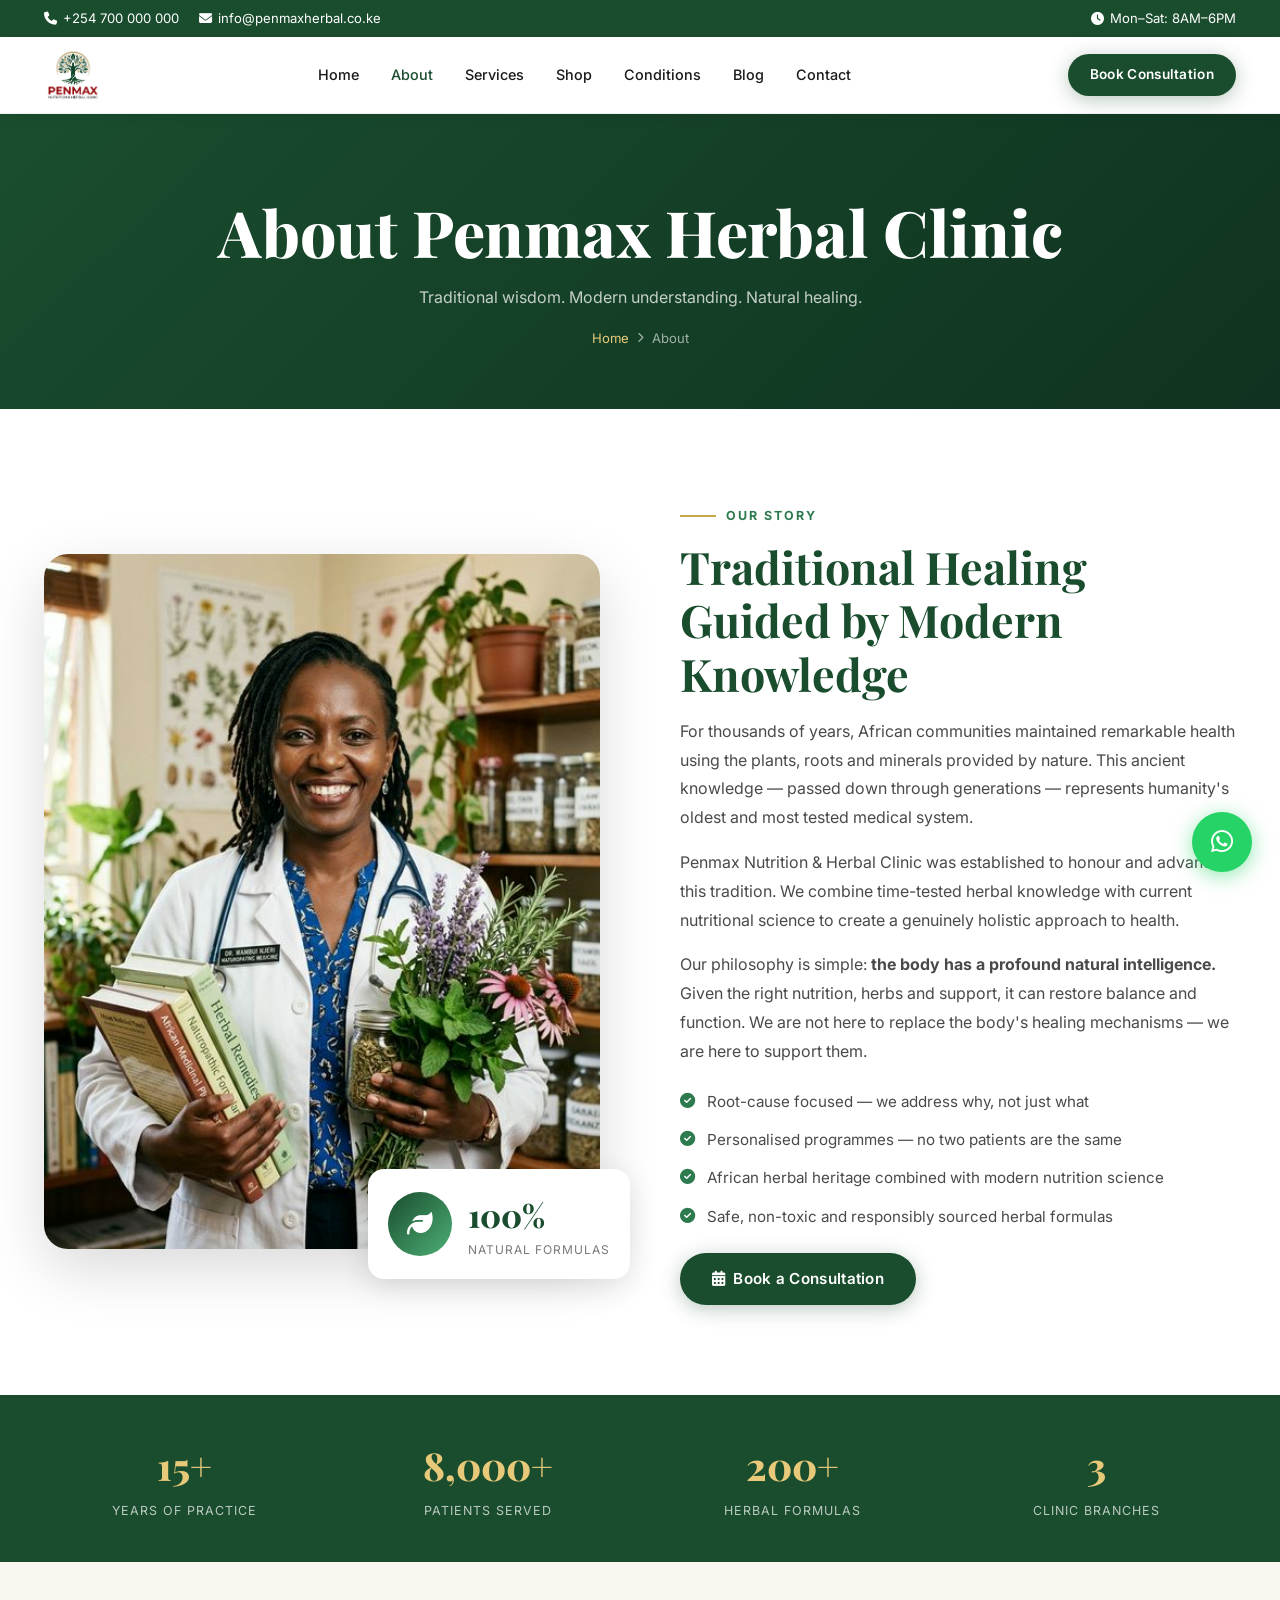
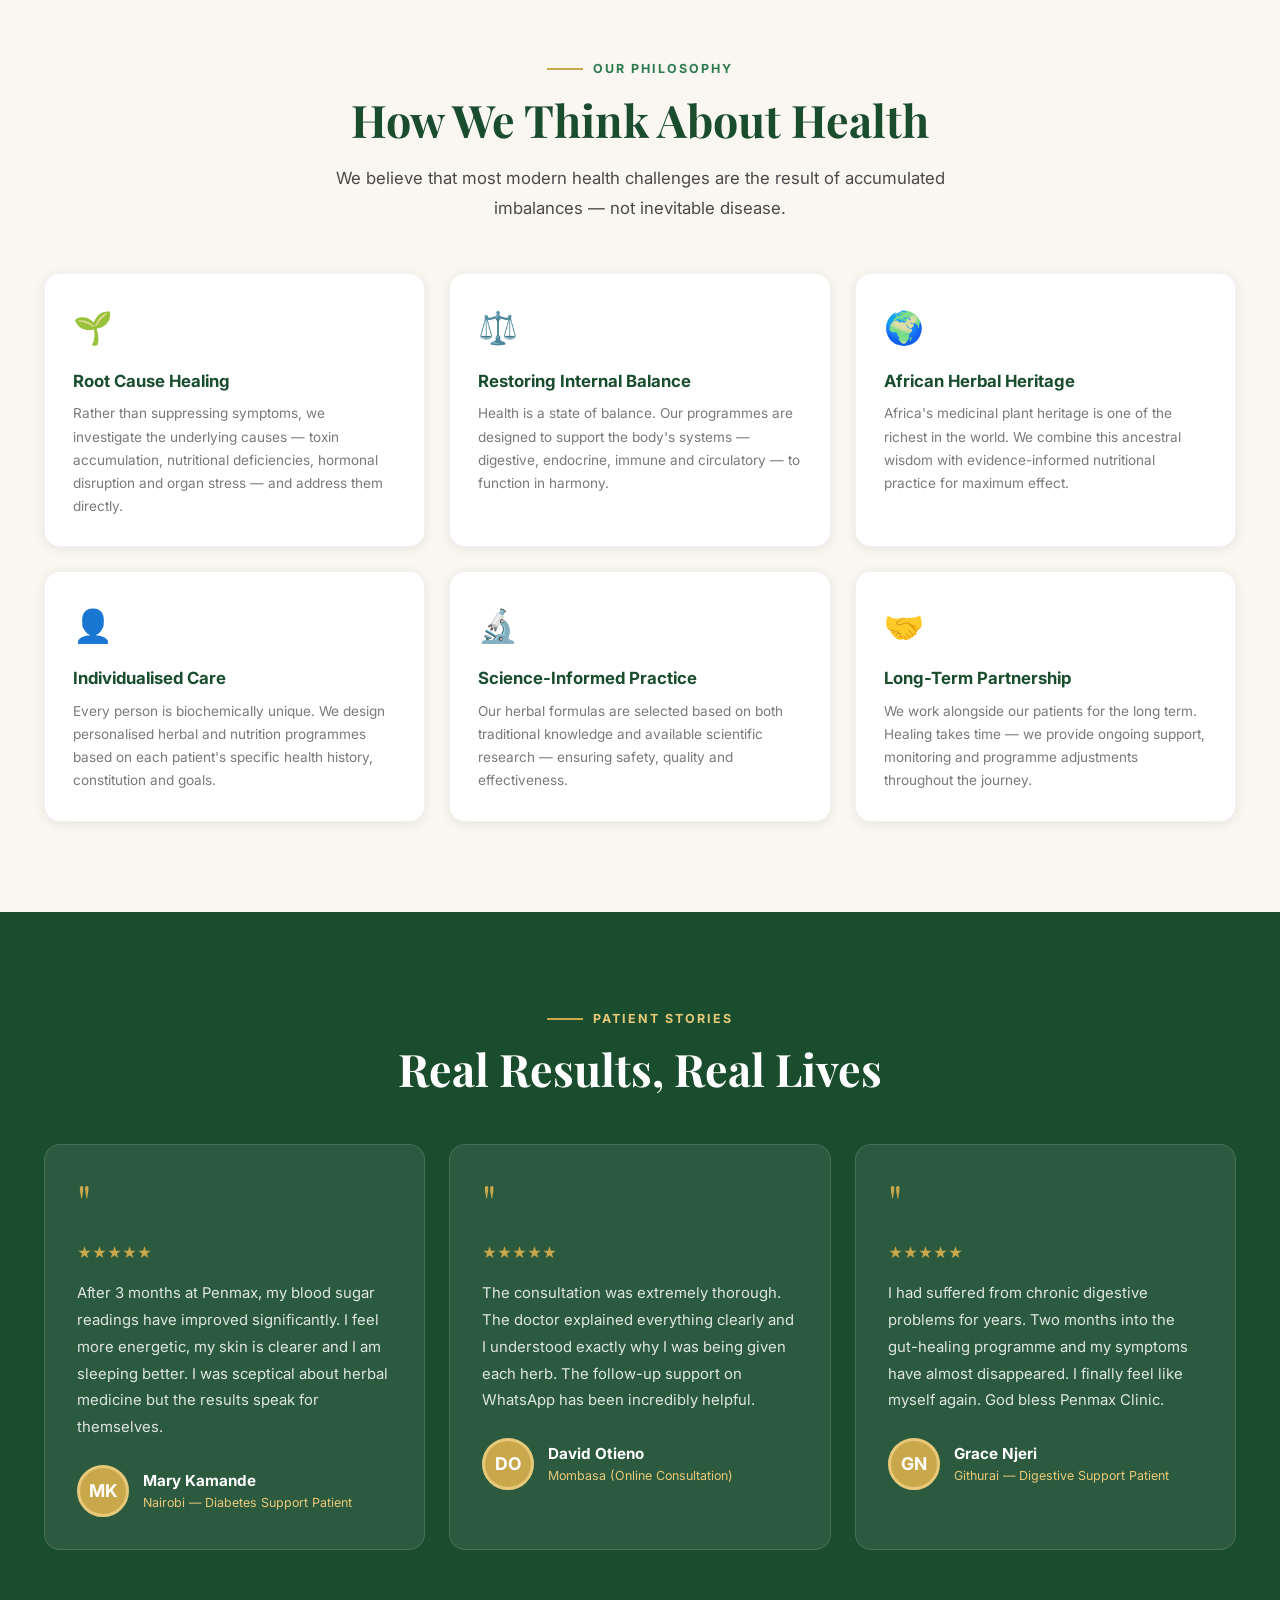
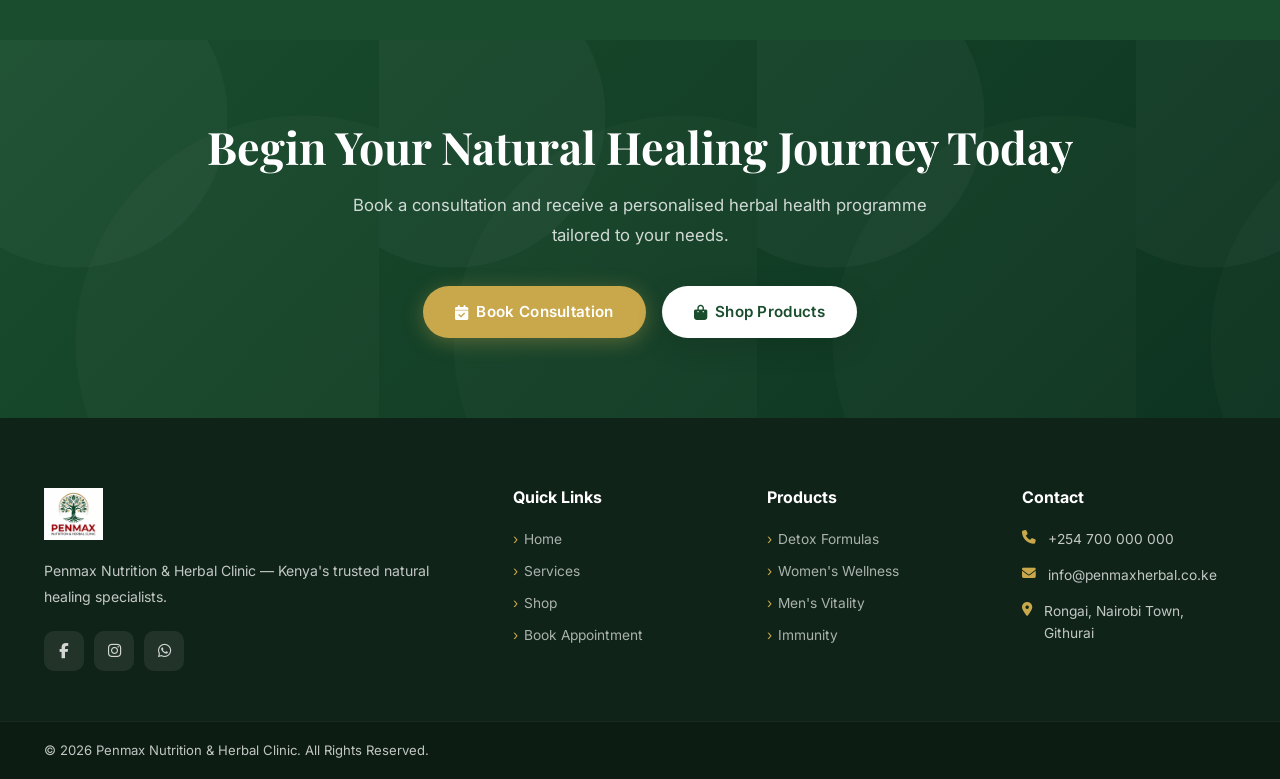
<file: about.html>
<!DOCTYPE html>
<html lang="en">
<head>
<meta charset="UTF-8"/>
<meta name="viewport" content="width=device-width, initial-scale=1.0"/>
<title>About Us | Penmax Nutrition & Herbal Clinic</title>
<meta name="description" content="Learn about Penmax Nutrition & Herbal Clinic — Kenya's trusted natural medicine specialists combining African herbal wisdom with modern nutritional science."/>
<link rel="stylesheet" href="css/style.css"/>
<link rel="stylesheet" href="https://cdnjs.cloudflare.com/ajax/libs/font-awesome/6.5.0/css/all.min.css"/>
</head>
<body>
<a href="https://wa.me/254700000000" class="whatsapp-float" target="_blank"><i class="fab fa-whatsapp"></i></a>

<div class="top-bar">
  <div class="container">
    <div class="top-bar-left">
      <span class="top-bar-item"><i class="fas fa-phone"></i> +254 700 000 000</span>
      <span class="top-bar-item"><i class="fas fa-envelope"></i> info@penmaxherbal.co.ke</span>
    </div>
    <div class="top-bar-right">
      <span class="top-bar-item"><i class="fas fa-clock"></i> Mon–Sat: 8AM–6PM</span>
    </div>
  </div>
</div>

<nav class="navbar" id="navbar">
  <div class="container">
    <div class="nav-inner">
      <a href="index.html" class="nav-logo"><img src="assets/Penmax main logo.png" alt="Penmax"/></a>
      <ul class="nav-menu">
        <li><a href="index.html" class="nav-link">Home</a></li>
        <li><a href="about.html" class="nav-link active">About</a></li>
        <li><a href="services.html" class="nav-link">Services</a></li>
        <li><a href="store.html" class="nav-link">Shop</a></li>
        <li><a href="conditions.html" class="nav-link">Conditions</a></li>
        <li><a href="blog.html" class="nav-link">Blog</a></li>
        <li><a href="contact.html" class="nav-link">Contact</a></li>
      </ul>
      <div class="nav-cta"><a href="booking.html" class="btn btn-primary">Book Consultation</a></div>
      <div class="hamburger" id="hamburger"><span></span><span></span><span></span></div>
    </div>
  </div>
</nav>

<div class="page-header">
  <div class="container">
    <h1>About Penmax Herbal Clinic</h1>
    <p>Traditional wisdom. Modern understanding. Natural healing.</p>
    <div class="breadcrumb"><a href="index.html">Home</a> <i class="fas fa-chevron-right" style="font-size:.65rem"></i> <span>About</span></div>
  </div>
</div>

<!-- Mission -->
<section class="section-pad">
  <div class="container">
    <div class="about-grid">
      <div class="about-images animate-in">
        <div class="about-img-main">
          <img src="assets/doctor_consultation.png" alt="Penmax Herbal Doctor"/>
        </div>
        <div class="about-img-float">
          <div class="circle"><i class="fas fa-leaf"></i></div>
          <div>
            <div class="about-float-num">100%</div>
            <div class="about-float-txt">Natural Formulas</div>
          </div>
        </div>
      </div>
      <div class="animate-in">
        <div class="section-label">Our Story</div>
        <h2 class="section-title">Traditional Healing Guided by Modern Knowledge</h2>
        <p style="color:var(--text-mid);margin-bottom:16px;">For thousands of years, African communities maintained remarkable health using the plants, roots and minerals provided by nature. This ancient knowledge — passed down through generations — represents humanity's oldest and most tested medical system.</p>
        <p style="color:var(--text-mid);margin-bottom:16px;">Penmax Nutrition &amp; Herbal Clinic was established to honour and advance this tradition. We combine time-tested herbal knowledge with current nutritional science to create a genuinely holistic approach to health.</p>
        <p style="color:var(--text-mid);margin-bottom:24px;">Our philosophy is simple: <strong>the body has a profound natural intelligence.</strong> Given the right nutrition, herbs and support, it can restore balance and function. We are not here to replace the body's healing mechanisms — we are here to support them.</p>
        <ul class="about-list">
          <li class="about-list-item"><i class="fas fa-check-circle"></i> Root-cause focused — we address why, not just what</li>
          <li class="about-list-item"><i class="fas fa-check-circle"></i> Personalised programmes — no two patients are the same</li>
          <li class="about-list-item"><i class="fas fa-check-circle"></i> African herbal heritage combined with modern nutrition science</li>
          <li class="about-list-item"><i class="fas fa-check-circle"></i> Safe, non-toxic and responsibly sourced herbal formulas</li>
        </ul>
        <a href="booking.html" class="btn btn-primary"><i class="fas fa-calendar-alt"></i> Book a Consultation</a>
      </div>
    </div>
  </div>
</section>

<!-- Stats -->
<section class="stats-bar">
  <div class="container">
    <div class="stats-grid">
      <div class="stat-item"><span class="stat-num">15+</span><span class="stat-lbl">Years of Practice</span></div>
      <div class="stat-item"><span class="stat-num">8,000+</span><span class="stat-lbl">Patients Served</span></div>
      <div class="stat-item"><span class="stat-num">200+</span><span class="stat-lbl">Herbal Formulas</span></div>
      <div class="stat-item"><span class="stat-num">3</span><span class="stat-lbl">Clinic Branches</span></div>
    </div>
  </div>
</section>

<!-- Philosophy -->
<section class="section-pad conditions-bg">
  <div class="container">
    <div class="text-center">
      <div class="section-label">Our Philosophy</div>
      <h2 class="section-title">How We Think About Health</h2>
      <p class="section-sub" style="margin:0 auto 50px;">We believe that most modern health challenges are the result of accumulated imbalances — not inevitable disease.</p>
    </div>
    <div class="conditions-grid">
      <div class="condition-card animate-in">
        <div class="cond-icon">🌱</div>
        <div class="cond-title">Root Cause Healing</div>
        <div class="cond-desc">Rather than suppressing symptoms, we investigate the underlying causes — toxin accumulation, nutritional deficiencies, hormonal disruption and organ stress — and address them directly.</div>
      </div>
      <div class="condition-card animate-in">
        <div class="cond-icon">⚖️</div>
        <div class="cond-title">Restoring Internal Balance</div>
        <div class="cond-desc">Health is a state of balance. Our programmes are designed to support the body's systems — digestive, endocrine, immune and circulatory — to function in harmony.</div>
      </div>
      <div class="condition-card animate-in">
        <div class="cond-icon">🌍</div>
        <div class="cond-title">African Herbal Heritage</div>
        <div class="cond-desc">Africa's medicinal plant heritage is one of the richest in the world. We combine this ancestral wisdom with evidence-informed nutritional practice for maximum effect.</div>
      </div>
      <div class="condition-card animate-in">
        <div class="cond-icon">👤</div>
        <div class="cond-title">Individualised Care</div>
        <div class="cond-desc">Every person is biochemically unique. We design personalised herbal and nutrition programmes based on each patient's specific health history, constitution and goals.</div>
      </div>
      <div class="condition-card animate-in">
        <div class="cond-icon">🔬</div>
        <div class="cond-title">Science-Informed Practice</div>
        <div class="cond-desc">Our herbal formulas are selected based on both traditional knowledge and available scientific research — ensuring safety, quality and effectiveness.</div>
      </div>
      <div class="condition-card animate-in">
        <div class="cond-icon">🤝</div>
        <div class="cond-title">Long-Term Partnership</div>
        <div class="cond-desc">We work alongside our patients for the long term. Healing takes time — we provide ongoing support, monitoring and programme adjustments throughout the journey.</div>
      </div>
    </div>
  </div>
</section>

<!-- Testimonials -->
<section class="section-pad testimonials-bg">
  <div class="container">
    <div class="text-center testimonials-header">
      <div class="section-label">Patient Stories</div>
      <h2 class="section-title">Real Results, Real Lives</h2>
    </div>
    <div class="testimonials-grid">
      <div class="testimonial-card animate-in">
        <div class="testimonial-quote">"</div>
        <div class="stars">★★★★★</div>
        <div class="testimonial-text">After 3 months at Penmax, my blood sugar readings have improved significantly. I feel more energetic, my skin is clearer and I am sleeping better. I was sceptical about herbal medicine but the results speak for themselves.</div>
        <div class="testimonial-author">
          <div class="testimonial-avatar-placeholder">MK</div>
          <div><div class="testimonial-name">Mary Kamande</div><div class="testimonial-role">Nairobi — Diabetes Support Patient</div></div>
        </div>
      </div>
      <div class="testimonial-card animate-in">
        <div class="testimonial-quote">"</div>
        <div class="stars">★★★★★</div>
        <div class="testimonial-text">The consultation was extremely thorough. The doctor explained everything clearly and I understood exactly why I was being given each herb. The follow-up support on WhatsApp has been incredibly helpful.</div>
        <div class="testimonial-author">
          <div class="testimonial-avatar-placeholder">DO</div>
          <div><div class="testimonial-name">David Otieno</div><div class="testimonial-role">Mombasa (Online Consultation)</div></div>
        </div>
      </div>
      <div class="testimonial-card animate-in">
        <div class="testimonial-quote">"</div>
        <div class="stars">★★★★★</div>
        <div class="testimonial-text">I had suffered from chronic digestive problems for years. Two months into the gut-healing programme and my symptoms have almost disappeared. I finally feel like myself again. God bless Penmax Clinic.</div>
        <div class="testimonial-author">
          <div class="testimonial-avatar-placeholder">GN</div>
          <div><div class="testimonial-name">Grace Njeri</div><div class="testimonial-role">Githurai — Digestive Support Patient</div></div>
        </div>
      </div>
    </div>
  </div>
</section>

<section class="cta-banner">
  <div class="container">
    <h2>Begin Your Natural Healing Journey Today</h2>
    <p>Book a consultation and receive a personalised herbal health programme tailored to your needs.</p>
    <div class="cta-btns">
      <a href="booking.html" class="btn btn-gold"><i class="fas fa-calendar-check"></i> Book Consultation</a>
      <a href="store.html" class="btn btn-white"><i class="fas fa-shopping-bag"></i> Shop Products</a>
    </div>
  </div>
</section>

<footer class="footer">
  <div class="footer-top">
    <div class="container">
      <div class="footer-grid">
        <div class="footer-brand">
          <div class="nav-logo"><img src="assets/Penmax 2 logo.png" alt="Penmax"/></div>
          <p>Penmax Nutrition &amp; Herbal Clinic — Kenya's trusted natural healing specialists.</p>
          <div class="social-links">
            <a href="#" class="social-link"><i class="fab fa-facebook-f"></i></a>
            <a href="#" class="social-link"><i class="fab fa-instagram"></i></a>
            <a href="https://wa.me/254700000000" class="social-link" target="_blank"><i class="fab fa-whatsapp"></i></a>
          </div>
        </div>
        <div class="footer-col"><h4>Quick Links</h4>
          <ul class="footer-links">
            <li><a href="index.html">Home</a></li>
            <li><a href="services.html">Services</a></li>
            <li><a href="store.html">Shop</a></li>
            <li><a href="booking.html">Book Appointment</a></li>
          </ul>
        </div>
        <div class="footer-col"><h4>Products</h4>
          <ul class="footer-links">
            <li><a href="store.html?cat=detox">Detox Formulas</a></li>
            <li><a href="store.html?cat=women">Women's Wellness</a></li>
            <li><a href="store.html?cat=men">Men's Vitality</a></li>
            <li><a href="store.html?cat=immunity">Immunity</a></li>
          </ul>
        </div>
        <div class="footer-col"><h4>Contact</h4>
          <div class="footer-contact-item"><i class="fas fa-phone"></i><span>+254 700 000 000</span></div>
          <div class="footer-contact-item"><i class="fas fa-envelope"></i><span>info@penmaxherbal.co.ke</span></div>
          <div class="footer-contact-item"><i class="fas fa-map-marker-alt"></i><span>Rongai, Nairobi Town, Githurai</span></div>
        </div>
      </div>
    </div>
  </div>
  <div class="footer-bottom">
    <div class="container"><div class="footer-bottom-inner">
      <span>© 2026 Penmax Nutrition &amp; Herbal Clinic. All Rights Reserved.</span>
    </div></div>
  </div>
</footer>
<script src="js/main.js"></script>
</body>
</html>
</file>
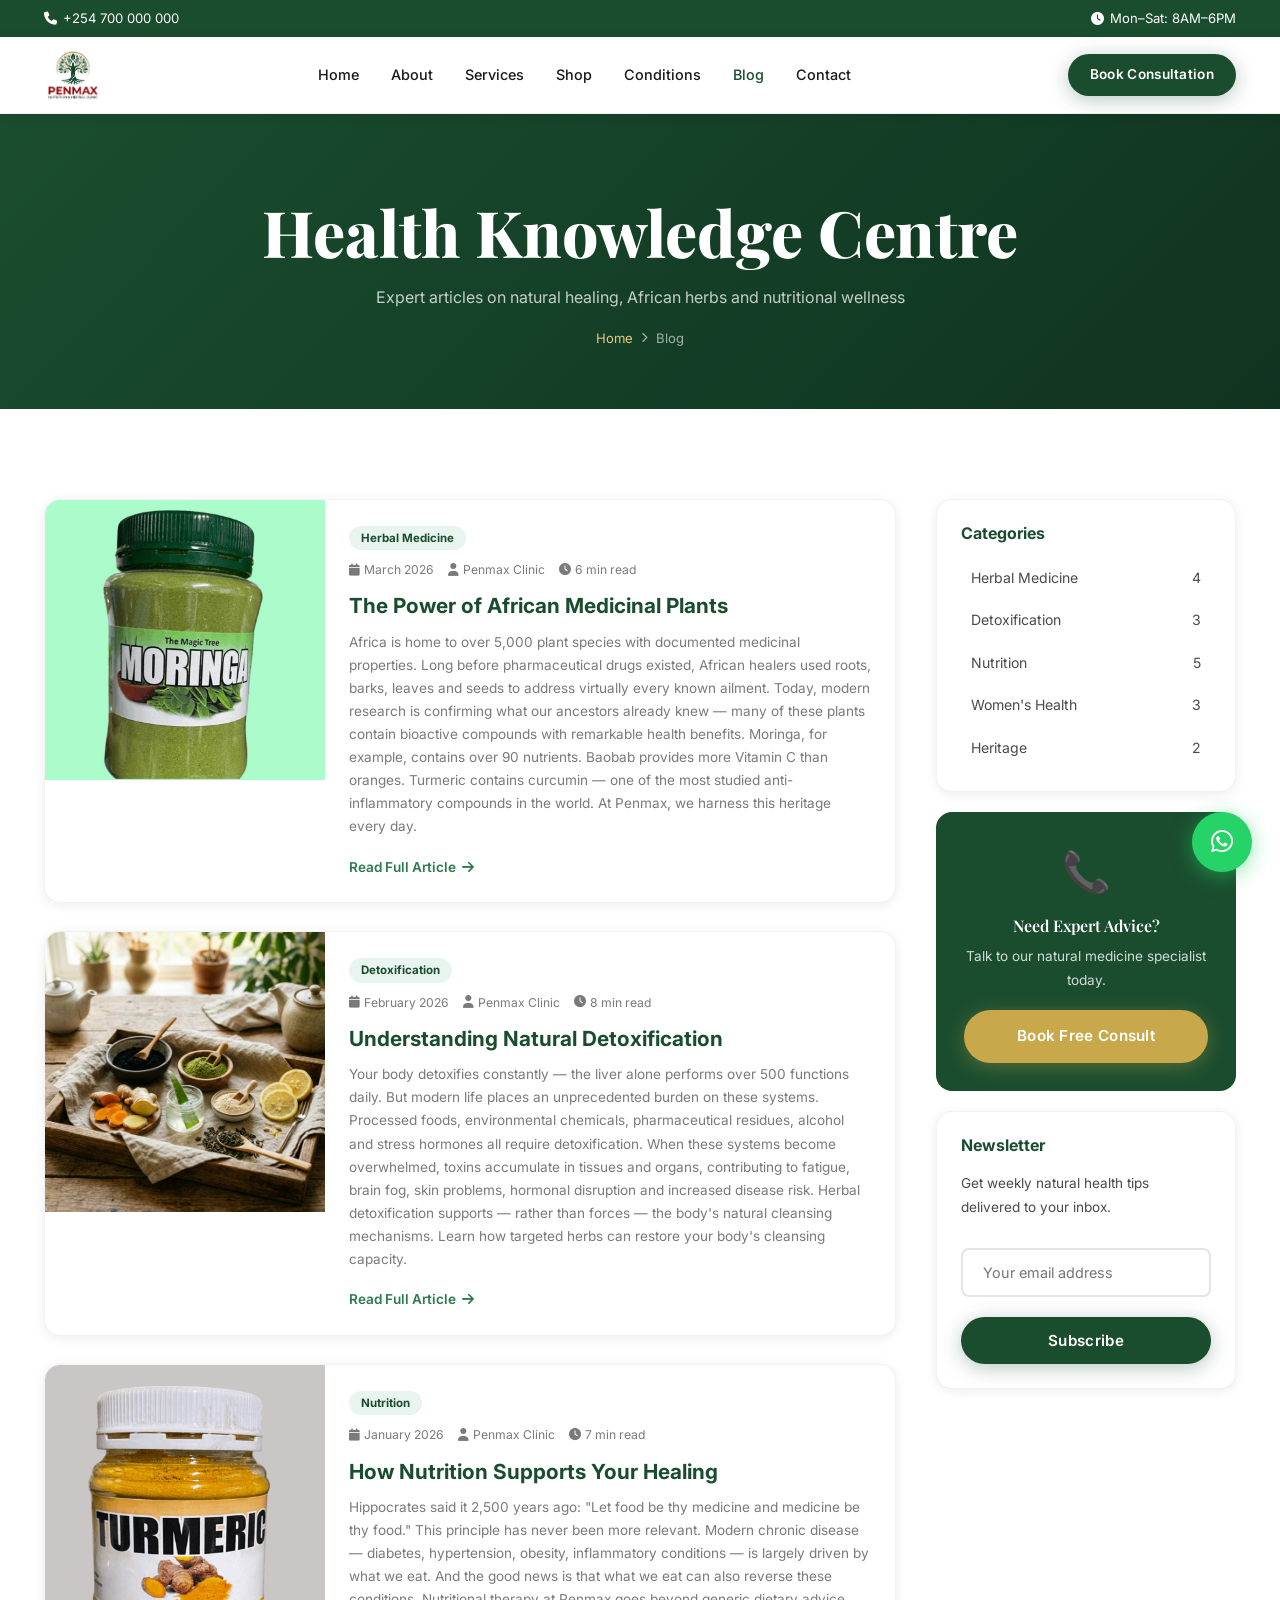
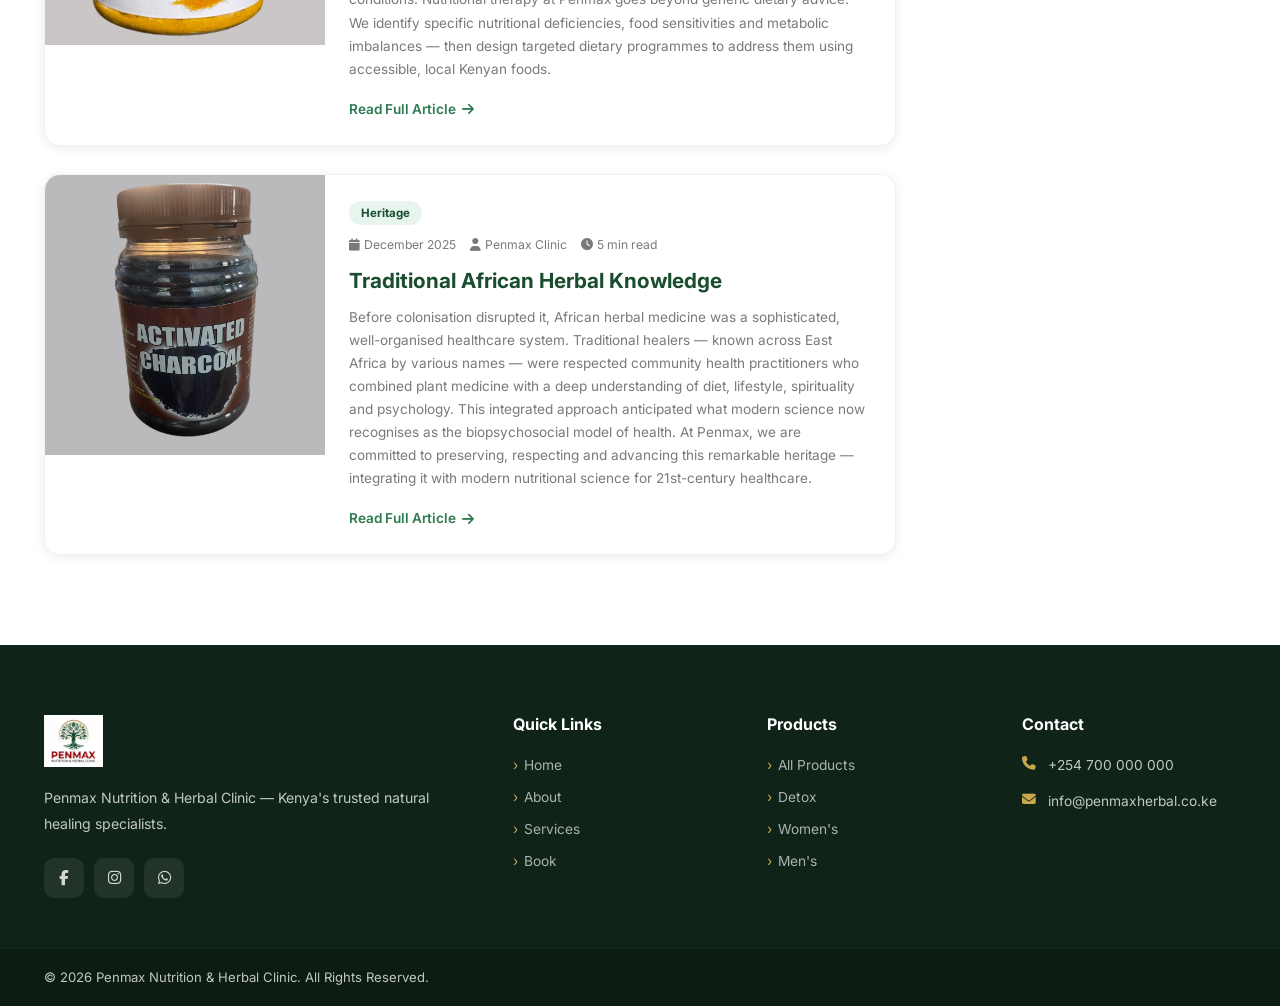
<file: blog.html>
<!DOCTYPE html>
<html lang="en">
<head>
<meta charset="UTF-8"/>
<meta name="viewport" content="width=device-width, initial-scale=1.0"/>
<title>Health Blog | Penmax Nutrition & Herbal Clinic</title>
<meta name="description" content="Natural health articles, herbal medicine guides and wellness tips from Penmax Nutrition & Herbal Clinic Kenya."/>
<link rel="stylesheet" href="css/style.css"/>
<link rel="stylesheet" href="https://cdnjs.cloudflare.com/ajax/libs/font-awesome/6.5.0/css/all.min.css"/>
</head>
<body>
<a href="https://wa.me/254700000000" class="whatsapp-float" target="_blank"><i class="fab fa-whatsapp"></i></a>

<div class="top-bar"><div class="container">
  <div class="top-bar-left"><span class="top-bar-item"><i class="fas fa-phone"></i> +254 700 000 000</span></div>
  <div class="top-bar-right"><span class="top-bar-item"><i class="fas fa-clock"></i> Mon–Sat: 8AM–6PM</span></div>
</div></div>

<nav class="navbar" id="navbar"><div class="container"><div class="nav-inner">
  <a href="index.html" class="nav-logo"><img src="assets/Penmax main logo.png" alt="Penmax"/></a>
  <ul class="nav-menu">
    <li><a href="index.html" class="nav-link">Home</a></li>
    <li><a href="about.html" class="nav-link">About</a></li>
    <li><a href="services.html" class="nav-link">Services</a></li>
    <li><a href="store.html" class="nav-link">Shop</a></li>
    <li><a href="conditions.html" class="nav-link">Conditions</a></li>
    <li><a href="blog.html" class="nav-link active">Blog</a></li>
    <li><a href="contact.html" class="nav-link">Contact</a></li>
  </ul>
  <div class="nav-cta"><a href="booking.html" class="btn btn-primary">Book Consultation</a></div>
  <div class="hamburger" id="hamburger"><span></span><span></span><span></span></div>
</div></div></nav>

<div class="page-header"><div class="container">
  <h1>Health Knowledge Centre</h1>
  <p>Expert articles on natural healing, African herbs and nutritional wellness</p>
  <div class="breadcrumb"><a href="index.html">Home</a> <i class="fas fa-chevron-right" style="font-size:.65rem"></i> <span>Blog</span></div>
</div></div>

<section class="section-pad"><div class="container">
  <div style="display:grid;grid-template-columns:1fr 300px;gap:40px;" class="blog-layout">
    <!-- Articles -->
    <div>
      <!-- Post 1 -->
      <div id="post1" class="blog-card" style="margin-bottom:28px;display:grid;grid-template-columns:280px 1fr;">
        <div class="blog-img" style="aspect-ratio:1;"><img src="assets/Moringa-Powder-Natural-Remedies-clinic-430x430.png" alt="African Plants"/></div>
        <div class="blog-body">
          <span class="blog-category">Herbal Medicine</span>
          <div class="blog-meta"><span><i class="fas fa-calendar"></i> March 2026</span><span><i class="fas fa-user"></i> Penmax Clinic</span><span><i class="fas fa-clock"></i> 6 min read</span></div>
          <div class="blog-title" style="font-size:1.3rem;">The Power of African Medicinal Plants</div>
          <div class="blog-excerpt">Africa is home to over 5,000 plant species with documented medicinal properties. Long before pharmaceutical drugs existed, African healers used roots, barks, leaves and seeds to address virtually every known ailment. Today, modern research is confirming what our ancestors already knew — many of these plants contain bioactive compounds with remarkable health benefits. Moringa, for example, contains over 90 nutrients. Baobab provides more Vitamin C than oranges. Turmeric contains curcumin — one of the most studied anti-inflammatory compounds in the world. At Penmax, we harness this heritage every day.</div>
          <a href="#" class="blog-link" style="margin-top:14px;">Read Full Article <i class="fas fa-arrow-right"></i></a>
        </div>
      </div>
      <!-- Post 2 -->
      <div id="post2" class="blog-card" style="margin-bottom:28px;display:grid;grid-template-columns:280px 1fr;">
        <div class="blog-img" style="aspect-ratio:1;"><img src="assets/herbal_detox_section.png" alt="Detox"/></div>
        <div class="blog-body">
          <span class="blog-category">Detoxification</span>
          <div class="blog-meta"><span><i class="fas fa-calendar"></i> February 2026</span><span><i class="fas fa-user"></i> Penmax Clinic</span><span><i class="fas fa-clock"></i> 8 min read</span></div>
          <div class="blog-title" style="font-size:1.3rem;">Understanding Natural Detoxification</div>
          <div class="blog-excerpt">Your body detoxifies constantly — the liver alone performs over 500 functions daily. But modern life places an unprecedented burden on these systems. Processed foods, environmental chemicals, pharmaceutical residues, alcohol and stress hormones all require detoxification. When these systems become overwhelmed, toxins accumulate in tissues and organs, contributing to fatigue, brain fog, skin problems, hormonal disruption and increased disease risk. Herbal detoxification supports — rather than forces — the body's natural cleansing mechanisms. Learn how targeted herbs can restore your body's cleansing capacity.</div>
          <a href="#" class="blog-link" style="margin-top:14px;">Read Full Article <i class="fas fa-arrow-right"></i></a>
        </div>
      </div>
      <!-- Post 3 -->
      <div id="post3" class="blog-card" style="margin-bottom:28px;display:grid;grid-template-columns:280px 1fr;">
        <div class="blog-img" style="aspect-ratio:1;"><img src="assets/Turmeric-Powder-Natural-Remedies-clinic-430x430.png" alt="Nutrition Healing"/></div>
        <div class="blog-body">
          <span class="blog-category">Nutrition</span>
          <div class="blog-meta"><span><i class="fas fa-calendar"></i> January 2026</span><span><i class="fas fa-user"></i> Penmax Clinic</span><span><i class="fas fa-clock"></i> 7 min read</span></div>
          <div class="blog-title" style="font-size:1.3rem;">How Nutrition Supports Your Healing</div>
          <div class="blog-excerpt">Hippocrates said it 2,500 years ago: "Let food be thy medicine and medicine be thy food." This principle has never been more relevant. Modern chronic disease — diabetes, hypertension, obesity, inflammatory conditions — is largely driven by what we eat. And the good news is that what we eat can also reverse these conditions. Nutritional therapy at Penmax goes beyond generic dietary advice. We identify specific nutritional deficiencies, food sensitivities and metabolic imbalances — then design targeted dietary programmes to address them using accessible, local Kenyan foods.</div>
          <a href="#" class="blog-link" style="margin-top:14px;">Read Full Article <i class="fas fa-arrow-right"></i></a>
        </div>
      </div>
      <!-- Post 4 -->
      <div class="blog-card" style="display:grid;grid-template-columns:280px 1fr;">
        <div class="blog-img" style="aspect-ratio:1;"><img src="assets/Activated-charcoal-Natural-Remedies-Clinic.png" alt="Herbal Knowledge"/></div>
        <div class="blog-body">
          <span class="blog-category">Heritage</span>
          <div class="blog-meta"><span><i class="fas fa-calendar"></i> December 2025</span><span><i class="fas fa-user"></i> Penmax Clinic</span><span><i class="fas fa-clock"></i> 5 min read</span></div>
          <div class="blog-title" style="font-size:1.3rem;">Traditional African Herbal Knowledge</div>
          <div class="blog-excerpt">Before colonisation disrupted it, African herbal medicine was a sophisticated, well-organised healthcare system. Traditional healers — known across East Africa by various names — were respected community health practitioners who combined plant medicine with a deep understanding of diet, lifestyle, spirituality and psychology. This integrated approach anticipated what modern science now recognises as the biopsychosocial model of health. At Penmax, we are committed to preserving, respecting and advancing this remarkable heritage — integrating it with modern nutritional science for 21st-century healthcare.</div>
          <a href="#" class="blog-link" style="margin-top:14px;">Read Full Article <i class="fas fa-arrow-right"></i></a>
        </div>
      </div>
    </div>
    <!-- Sidebar -->
    <div>
      <div class="sidebar-card" style="background:#fff;border-radius:var(--radius-md);padding:24px;box-shadow:var(--shadow-sm);margin-bottom:20px;border:1px solid rgba(0,0,0,.05);">
        <h3 style="font-size:1rem;font-weight:700;color:var(--green-dark);margin-bottom:16px;font-family:'Inter',sans-serif;">Categories</h3>
        <ul style="display:flex;flex-direction:column;gap:4px;">
          <li><a href="#" style="display:flex;justify-content:space-between;padding:8px 10px;border-radius:6px;font-size:.88rem;color:var(--text-mid);transition:all .3s;" onmouseover="this.style.background='var(--green-pale)';this.style.color='var(--green-dark)'" onmouseout="this.style.background='';this.style.color=''">Herbal Medicine <span>4</span></a></li>
          <li><a href="#" style="display:flex;justify-content:space-between;padding:8px 10px;border-radius:6px;font-size:.88rem;color:var(--text-mid);" onmouseover="this.style.background='var(--green-pale)';this.style.color='var(--green-dark)'" onmouseout="this.style.background='';this.style.color=''">Detoxification <span>3</span></a></li>
          <li><a href="#" style="display:flex;justify-content:space-between;padding:8px 10px;border-radius:6px;font-size:.88rem;color:var(--text-mid);" onmouseover="this.style.background='var(--green-pale)';this.style.color='var(--green-dark)'" onmouseout="this.style.background='';this.style.color=''">Nutrition <span>5</span></a></li>
          <li><a href="#" style="display:flex;justify-content:space-between;padding:8px 10px;border-radius:6px;font-size:.88rem;color:var(--text-mid);" onmouseover="this.style.background='var(--green-pale)';this.style.color='var(--green-dark)'" onmouseout="this.style.background='';this.style.color=''">Women's Health <span>3</span></a></li>
          <li><a href="#" style="display:flex;justify-content:space-between;padding:8px 10px;border-radius:6px;font-size:.88rem;color:var(--text-mid);" onmouseover="this.style.background='var(--green-pale)';this.style.color='var(--green-dark)'" onmouseout="this.style.background='';this.style.color=''">Heritage <span>2</span></a></li>
        </ul>
      </div>
      <div style="background:var(--green-dark);border-radius:var(--radius-md);padding:28px;margin-bottom:20px;text-align:center;">
        <div style="font-size:2.5rem;margin-bottom:12px;">📞</div>
        <h3 style="color:#fff;font-size:1rem;margin-bottom:8px;">Need Expert Advice?</h3>
        <p style="font-size:.85rem;color:rgba(255,255,255,.8);margin-bottom:18px;">Talk to our natural medicine specialist today.</p>
        <a href="booking.html" class="btn btn-gold" style="width:100%;justify-content:center;">Book Free Consult</a>
      </div>
      <div style="background:#fff;border-radius:var(--radius-md);padding:24px;box-shadow:var(--shadow-sm);border:1px solid rgba(0,0,0,.05);">
        <h3 style="font-size:1rem;font-weight:700;color:var(--green-dark);margin-bottom:16px;font-family:'Inter',sans-serif;">Newsletter</h3>
        <p style="font-size:.85rem;color:var(--text-mid);margin-bottom:14px;">Get weekly natural health tips delivered to your inbox.</p>
        <form class="newsletter-form" style="flex-direction:column;">
          <input type="email" placeholder="Your email address" required style="border-radius:8px;margin-bottom:10px;"/>
          <button type="submit" class="btn btn-primary" style="justify-content:center;">Subscribe</button>
        </form>
      </div>
    </div>
  </div>
</div></section>

<footer class="footer">
  <div class="footer-top"><div class="container"><div class="footer-grid">
    <div class="footer-brand"><div class="nav-logo"><img src="assets/Penmax 2 logo.png" alt="Penmax"/></div><p>Penmax Nutrition &amp; Herbal Clinic — Kenya's trusted natural healing specialists.</p><div class="social-links"><a href="#" class="social-link"><i class="fab fa-facebook-f"></i></a><a href="#" class="social-link"><i class="fab fa-instagram"></i></a><a href="https://wa.me/254700000000" class="social-link" target="_blank"><i class="fab fa-whatsapp"></i></a></div></div>
    <div class="footer-col"><h4>Quick Links</h4><ul class="footer-links"><li><a href="index.html">Home</a></li><li><a href="about.html">About</a></li><li><a href="services.html">Services</a></li><li><a href="booking.html">Book</a></li></ul></div>
    <div class="footer-col"><h4>Products</h4><ul class="footer-links"><li><a href="store.html">All Products</a></li><li><a href="store.html?cat=detox">Detox</a></li><li><a href="store.html?cat=women">Women's</a></li><li><a href="store.html?cat=men">Men's</a></li></ul></div>
    <div class="footer-col"><h4>Contact</h4><div class="footer-contact-item"><i class="fas fa-phone"></i><span>+254 700 000 000</span></div><div class="footer-contact-item"><i class="fas fa-envelope"></i><span>info@penmaxherbal.co.ke</span></div></div>
  </div></div></div>
  <div class="footer-bottom"><div class="container"><div class="footer-bottom-inner"><span>© 2026 Penmax Nutrition &amp; Herbal Clinic. All Rights Reserved.</span></div></div></div>
</footer>
<script src="js/main.js"></script>
<style>@media(max-width:760px){.blog-layout{grid-template-columns:1fr!important;}.blog-card{grid-template-columns:1fr!important;}}</style>
</body>
</html>
</file>
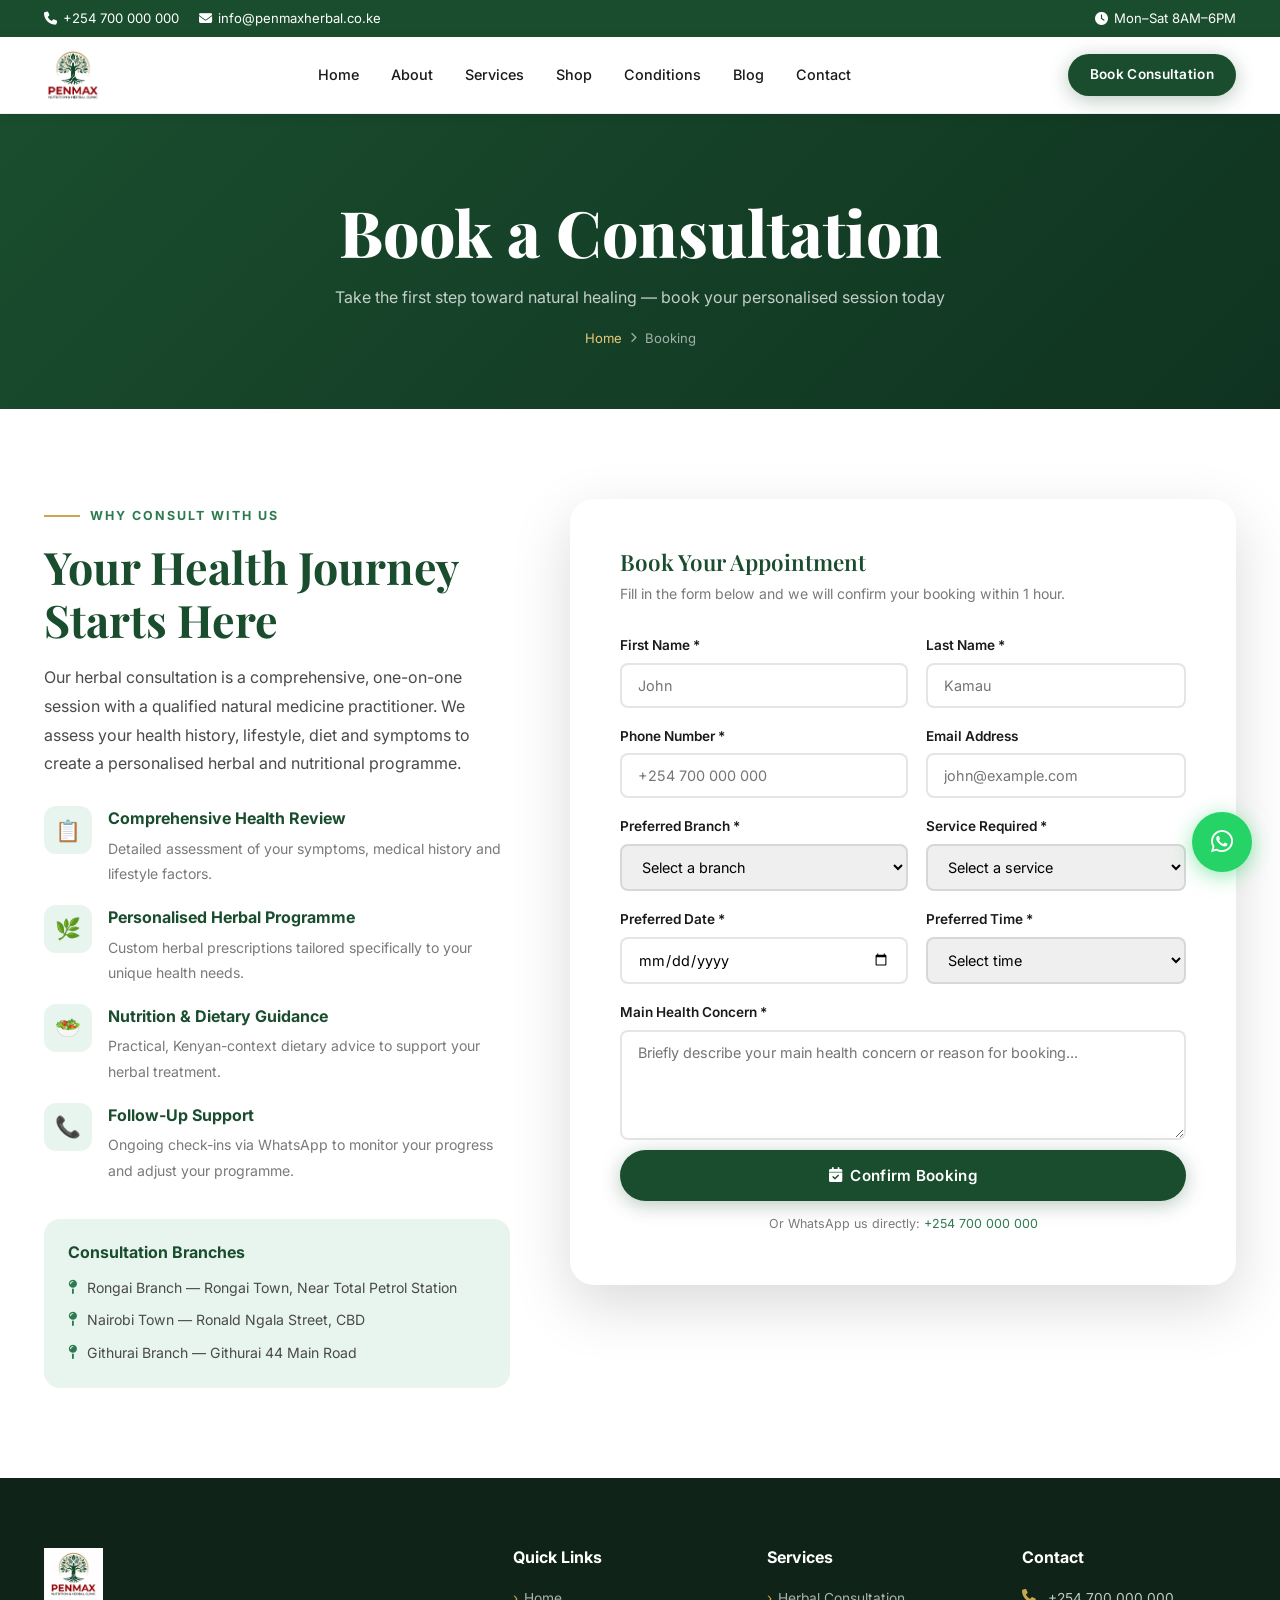
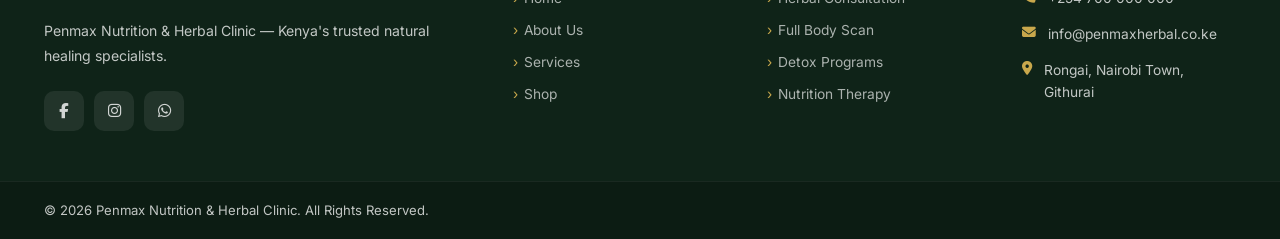
<file: booking.html>
<!DOCTYPE html>
<html lang="en">
<head>
<meta charset="UTF-8"/>
<meta name="viewport" content="width=device-width, initial-scale=1.0"/>
<title>Book a Consultation | Penmax Nutrition & Herbal Clinic</title>
<meta name="description" content="Book your herbal health consultation at Penmax Nutrition & Herbal Clinic. Available at Rongai, Nairobi Town and Githurai branches."/>
<link rel="stylesheet" href="css/style.css"/>
<link rel="stylesheet" href="https://cdnjs.cloudflare.com/ajax/libs/font-awesome/6.5.0/css/all.min.css"/>
</head>
<body>
<a href="https://wa.me/254700000000" class="whatsapp-float" target="_blank"><i class="fab fa-whatsapp"></i></a>

<div class="top-bar">
  <div class="container">
    <div class="top-bar-left">
      <span class="top-bar-item"><i class="fas fa-phone"></i> +254 700 000 000</span>
      <span class="top-bar-item"><i class="fas fa-envelope"></i> info@penmaxherbal.co.ke</span>
    </div>
    <div class="top-bar-right">
      <span class="top-bar-item"><i class="fas fa-clock"></i> Mon–Sat 8AM–6PM</span>
    </div>
  </div>
</div>

<nav class="navbar" id="navbar">
  <div class="container">
    <div class="nav-inner">
      <a href="index.html" class="nav-logo"><img src="assets/Penmax main logo.png" alt="Penmax"/></a>
      <ul class="nav-menu">
        <li><a href="index.html" class="nav-link">Home</a></li>
        <li><a href="about.html" class="nav-link">About</a></li>
        <li><a href="services.html" class="nav-link">Services</a></li>
        <li><a href="store.html" class="nav-link">Shop</a></li>
        <li><a href="conditions.html" class="nav-link">Conditions</a></li>
        <li><a href="blog.html" class="nav-link">Blog</a></li>
        <li><a href="contact.html" class="nav-link">Contact</a></li>
      </ul>
      <div class="nav-cta"><a href="booking.html" class="btn btn-primary">Book Consultation</a></div>
      <div class="hamburger" id="hamburger"><span></span><span></span><span></span></div>
    </div>
  </div>
</nav>

<div class="page-header">
  <div class="container">
    <h1>Book a Consultation</h1>
    <p>Take the first step toward natural healing — book your personalised session today</p>
    <div class="breadcrumb"><a href="index.html">Home</a> <i class="fas fa-chevron-right" style="font-size:.65rem"></i> <span>Booking</span></div>
  </div>
</div>

<section class="section-pad">
  <div class="container">
    <div style="display:grid;grid-template-columns:1fr 1fr;gap:60px;align-items:start;" class="booking-layout">

      <!-- Info Side -->
      <div>
        <div class="section-label">Why Consult With Us</div>
        <h2 class="section-title">Your Health Journey Starts Here</h2>
        <p style="color:var(--text-mid);margin-bottom:28px;">Our herbal consultation is a comprehensive, one-on-one session with a qualified natural medicine practitioner. We assess your health history, lifestyle, diet and symptoms to create a personalised herbal and nutritional programme.</p>

        <div style="display:flex;flex-direction:column;gap:18px;margin-bottom:36px;">
          <div style="display:flex;gap:16px;align-items:flex-start;">
            <div style="width:48px;height:48px;border-radius:12px;background:var(--green-pale);display:flex;align-items:center;justify-content:center;font-size:1.3rem;flex-shrink:0;">📋</div>
            <div><strong style="color:var(--green-dark);display:block;margin-bottom:4px;">Comprehensive Health Review</strong><span style="font-size:.88rem;color:var(--text-light);">Detailed assessment of your symptoms, medical history and lifestyle factors.</span></div>
          </div>
          <div style="display:flex;gap:16px;align-items:flex-start;">
            <div style="width:48px;height:48px;border-radius:12px;background:var(--green-pale);display:flex;align-items:center;justify-content:center;font-size:1.3rem;flex-shrink:0;">🌿</div>
            <div><strong style="color:var(--green-dark);display:block;margin-bottom:4px;">Personalised Herbal Programme</strong><span style="font-size:.88rem;color:var(--text-light);">Custom herbal prescriptions tailored specifically to your unique health needs.</span></div>
          </div>
          <div style="display:flex;gap:16px;align-items:flex-start;">
            <div style="width:48px;height:48px;border-radius:12px;background:var(--green-pale);display:flex;align-items:center;justify-content:center;font-size:1.3rem;flex-shrink:0;">🥗</div>
            <div><strong style="color:var(--green-dark);display:block;margin-bottom:4px;">Nutrition &amp; Dietary Guidance</strong><span style="font-size:.88rem;color:var(--text-light);">Practical, Kenyan-context dietary advice to support your herbal treatment.</span></div>
          </div>
          <div style="display:flex;gap:16px;align-items:flex-start;">
            <div style="width:48px;height:48px;border-radius:12px;background:var(--green-pale);display:flex;align-items:center;justify-content:center;font-size:1.3rem;flex-shrink:0;">📞</div>
            <div><strong style="color:var(--green-dark);display:block;margin-bottom:4px;">Follow-Up Support</strong><span style="font-size:.88rem;color:var(--text-light);">Ongoing check-ins via WhatsApp to monitor your progress and adjust your programme.</span></div>
          </div>
        </div>

        <div style="background:var(--green-pale);border-radius:var(--radius-md);padding:24px;">
          <h3 style="color:var(--green-dark);font-size:1rem;margin-bottom:14px;font-family:'Inter',sans-serif;font-weight:700;">Consultation Branches</h3>
          <div style="display:flex;flex-direction:column;gap:10px;">
            <div style="display:flex;gap:10px;font-size:.88rem;color:var(--text-mid);"><i class="fas fa-map-pin" style="color:var(--green-mid);margin-top:3px;flex-shrink:0;"></i> Rongai Branch — Rongai Town, Near Total Petrol Station</div>
            <div style="display:flex;gap:10px;font-size:.88rem;color:var(--text-mid);"><i class="fas fa-map-pin" style="color:var(--green-mid);margin-top:3px;flex-shrink:0;"></i> Nairobi Town — Ronald Ngala Street, CBD</div>
            <div style="display:flex;gap:10px;font-size:.88rem;color:var(--text-mid);"><i class="fas fa-map-pin" style="color:var(--green-mid);margin-top:3px;flex-shrink:0;"></i> Githurai Branch — Githurai 44 Main Road</div>
          </div>
        </div>
      </div>

      <!-- Form Side -->
      <div class="booking-card">
        <h3 style="color:var(--green-dark);margin-bottom:6px;font-size:1.4rem;">Book Your Appointment</h3>
        <p style="color:var(--text-light);font-size:.88rem;margin-bottom:28px;">Fill in the form below and we will confirm your booking within 1 hour.</p>
        <form id="bookingForm">
          <div class="form-grid">
            <div class="form-group">
              <label for="fname">First Name *</label>
              <input type="text" id="fname" placeholder="John" required/>
            </div>
            <div class="form-group">
              <label for="lname">Last Name *</label>
              <input type="text" id="lname" placeholder="Kamau" required/>
            </div>
            <div class="form-group">
              <label for="phone">Phone Number *</label>
              <input type="tel" id="phone" placeholder="+254 700 000 000" required/>
            </div>
            <div class="form-group">
              <label for="email">Email Address</label>
              <input type="email" id="email" placeholder="john@example.com"/>
            </div>
            <div class="form-group">
              <label for="branch">Preferred Branch *</label>
              <select id="branch" required>
                <option value="">Select a branch</option>
                <option>Rongai Branch</option>
                <option>Nairobi Town Branch</option>
                <option>Githurai Branch</option>
                <option>Online (Phone/Video) Consultation</option>
              </select>
            </div>
            <div class="form-group">
              <label for="service">Service Required *</label>
              <select id="service" required>
                <option value="">Select a service</option>
                <option>Herbal Consultation</option>
                <option>Full Body Scan</option>
                <option>Nutrition Therapy</option>
                <option>Detox Programme</option>
                <option>Personalised Prescription</option>
              </select>
            </div>
            <div class="form-group">
              <label for="date">Preferred Date *</label>
              <input type="date" id="date" required/>
            </div>
            <div class="form-group">
              <label for="time">Preferred Time *</label>
              <select id="time" required>
                <option value="">Select time</option>
                <option>8:00 AM</option>
                <option>9:00 AM</option>
                <option>10:00 AM</option>
                <option>11:00 AM</option>
                <option>12:00 PM</option>
                <option>2:00 PM</option>
                <option>3:00 PM</option>
                <option>4:00 PM</option>
                <option>5:00 PM</option>
              </select>
            </div>
            <div class="form-group full">
              <label for="concern">Main Health Concern *</label>
              <textarea id="concern" placeholder="Briefly describe your main health concern or reason for booking..." required></textarea>
            </div>
          </div>
          <button type="submit" class="btn btn-primary" style="width:100%;justify-content:center;margin-top:10px;padding:16px;">
            <i class="fas fa-calendar-check"></i> Confirm Booking
          </button>
          <p style="font-size:.78rem;color:var(--text-light);text-align:center;margin-top:12px;">
            Or WhatsApp us directly: <a href="https://wa.me/254700000000" style="color:var(--green-mid);" target="_blank">+254 700 000 000</a>
          </p>
        </form>
      </div>
    </div>
  </div>
</section>

<footer class="footer">
  <div class="footer-top">
    <div class="container">
      <div class="footer-grid">
        <div class="footer-brand">
          <div class="nav-logo"><img src="assets/Penmax 2 logo.png" alt="Penmax"/></div>
          <p>Penmax Nutrition &amp; Herbal Clinic — Kenya's trusted natural healing specialists.</p>
          <div class="social-links">
            <a href="#" class="social-link"><i class="fab fa-facebook-f"></i></a>
            <a href="#" class="social-link"><i class="fab fa-instagram"></i></a>
            <a href="https://wa.me/254700000000" class="social-link" target="_blank"><i class="fab fa-whatsapp"></i></a>
          </div>
        </div>
        <div class="footer-col"><h4>Quick Links</h4>
          <ul class="footer-links">
            <li><a href="index.html">Home</a></li>
            <li><a href="about.html">About Us</a></li>
            <li><a href="services.html">Services</a></li>
            <li><a href="store.html">Shop</a></li>
          </ul>
        </div>
        <div class="footer-col"><h4>Services</h4>
          <ul class="footer-links">
            <li><a href="services.html">Herbal Consultation</a></li>
            <li><a href="services.html">Full Body Scan</a></li>
            <li><a href="services.html">Detox Programs</a></li>
            <li><a href="services.html">Nutrition Therapy</a></li>
          </ul>
        </div>
        <div class="footer-col"><h4>Contact</h4>
          <div class="footer-contact-item"><i class="fas fa-phone"></i><span>+254 700 000 000</span></div>
          <div class="footer-contact-item"><i class="fas fa-envelope"></i><span>info@penmaxherbal.co.ke</span></div>
          <div class="footer-contact-item"><i class="fas fa-map-marker-alt"></i><span>Rongai, Nairobi Town, Githurai</span></div>
        </div>
      </div>
    </div>
  </div>
  <div class="footer-bottom">
    <div class="container"><div class="footer-bottom-inner">
      <span>© 2026 Penmax Nutrition &amp; Herbal Clinic. All Rights Reserved.</span>
    </div></div>
  </div>
</footer>
<script src="js/main.js"></script>
<script src="js/payment.js?v=2.0"></script>
<style>@media(max-width:760px){.booking-layout{grid-template-columns:1fr!important;}}</style>
</body>
</html>
</file>
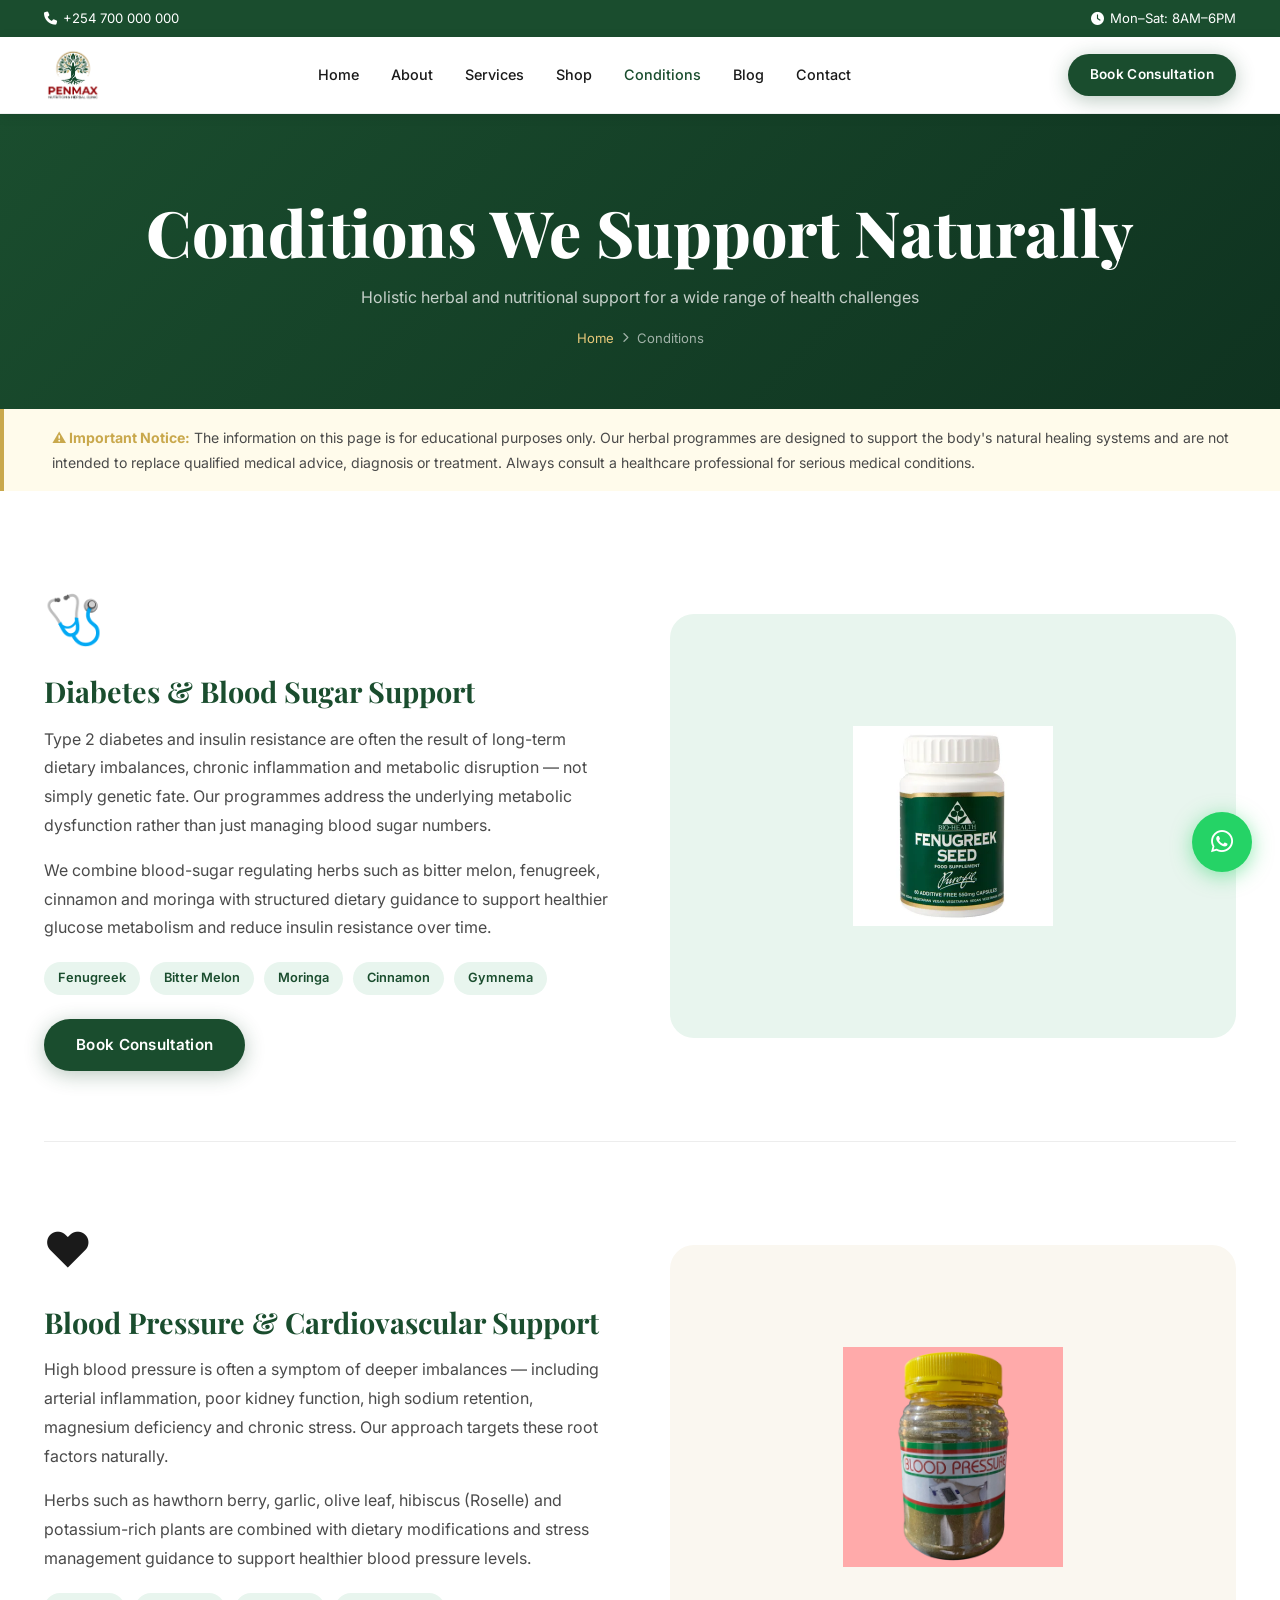
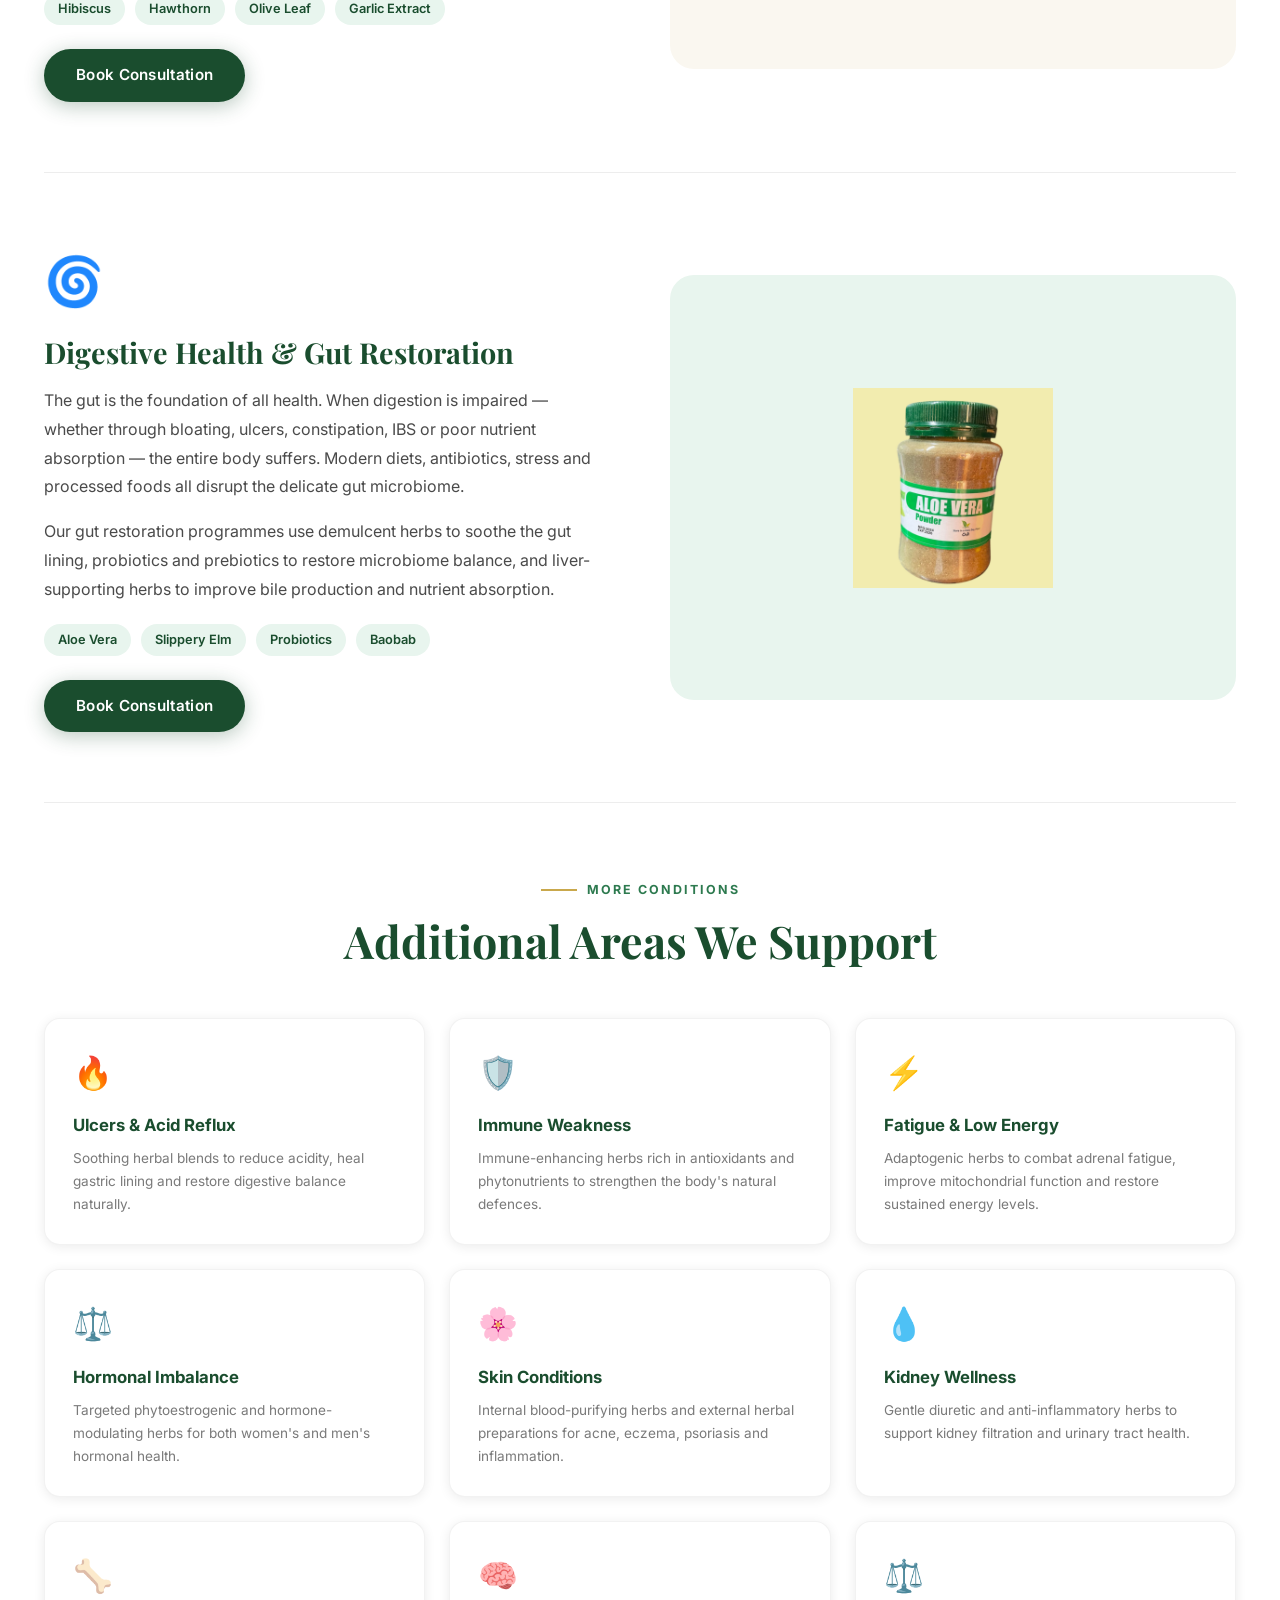
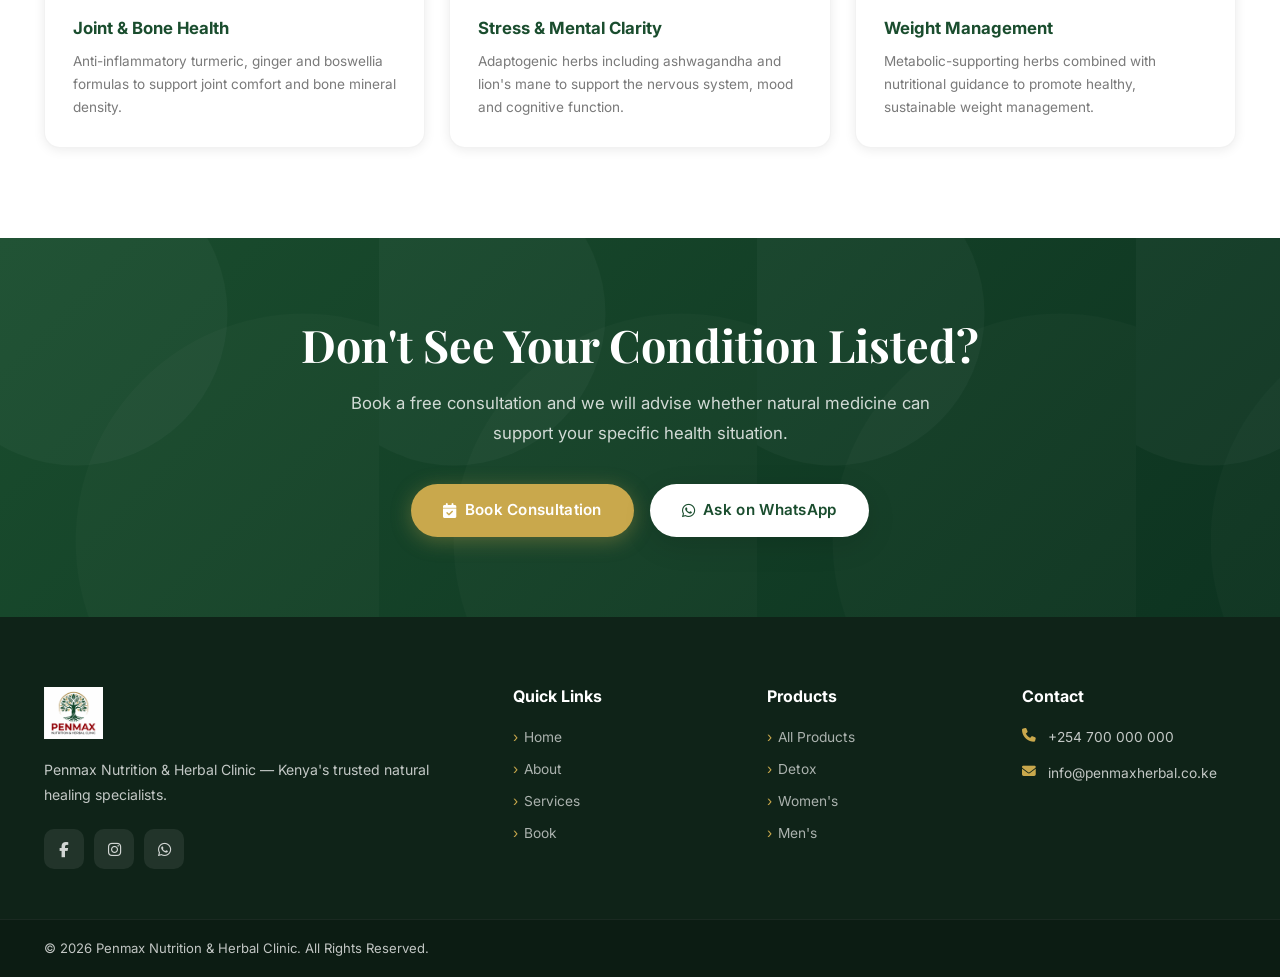
<file: conditions.html>
<!DOCTYPE html>
<html lang="en">
<head>
<meta charset="UTF-8"/>
<meta name="viewport" content="width=device-width, initial-scale=1.0"/>
<title>Conditions We Support | Penmax Nutrition & Herbal Clinic</title>
<meta name="description" content="Natural herbal support for diabetes, blood pressure, digestive problems, hormonal imbalance, fatigue, skin conditions and more at Penmax Herbal Clinic Kenya."/>
<link rel="stylesheet" href="css/style.css"/>
<link rel="stylesheet" href="https://cdnjs.cloudflare.com/ajax/libs/font-awesome/6.5.0/css/all.min.css"/>
</head>
<body>
<a href="https://wa.me/254700000000" class="whatsapp-float" target="_blank"><i class="fab fa-whatsapp"></i></a>

<div class="top-bar"><div class="container">
  <div class="top-bar-left"><span class="top-bar-item"><i class="fas fa-phone"></i> +254 700 000 000</span></div>
  <div class="top-bar-right"><span class="top-bar-item"><i class="fas fa-clock"></i> Mon–Sat: 8AM–6PM</span></div>
</div></div>

<nav class="navbar" id="navbar"><div class="container"><div class="nav-inner">
  <a href="index.html" class="nav-logo"><img src="assets/Penmax main logo.png" alt="Penmax"/></a>
  <ul class="nav-menu">
    <li><a href="index.html" class="nav-link">Home</a></li>
    <li><a href="about.html" class="nav-link">About</a></li>
    <li><a href="services.html" class="nav-link">Services</a></li>
    <li><a href="store.html" class="nav-link">Shop</a></li>
    <li><a href="conditions.html" class="nav-link active">Conditions</a></li>
    <li><a href="blog.html" class="nav-link">Blog</a></li>
    <li><a href="contact.html" class="nav-link">Contact</a></li>
  </ul>
  <div class="nav-cta"><a href="booking.html" class="btn btn-primary">Book Consultation</a></div>
  <div class="hamburger" id="hamburger"><span></span><span></span><span></span></div>
</div></div></nav>

<div class="page-header"><div class="container">
  <h1>Conditions We Support Naturally</h1>
  <p>Holistic herbal and nutritional support for a wide range of health challenges</p>
  <div class="breadcrumb"><a href="index.html">Home</a> <i class="fas fa-chevron-right" style="font-size:.65rem"></i> <span>Conditions</span></div>
</div></div>

<!-- Disclaimer -->
<div style="background:#fffbeb;border-left:4px solid var(--gold);padding:16px 24px;margin:0;">
  <div class="container">
    <p style="font-size:.88rem;color:var(--text-mid);"><strong style="color:var(--gold);">⚠️ Important Notice:</strong> The information on this page is for educational purposes only. Our herbal programmes are designed to support the body's natural healing systems and are not intended to replace qualified medical advice, diagnosis or treatment. Always consult a healthcare professional for serious medical conditions.</p>
  </div>
</div>

<section class="section-pad"><div class="container">
  <!-- Diabetes -->
  <div style="display:grid;grid-template-columns:1fr 1fr;gap:60px;align-items:center;margin-bottom:70px;padding-bottom:70px;border-bottom:1px solid rgba(0,0,0,.07);" class="cond-detail-row">
    <div class="animate-in">
      <div style="font-size:3rem;margin-bottom:16px;">🩺</div>
      <h2 class="section-title" style="font-size:1.8rem;">Diabetes &amp; Blood Sugar Support</h2>
      <p style="color:var(--text-mid);margin-bottom:16px;">Type 2 diabetes and insulin resistance are often the result of long-term dietary imbalances, chronic inflammation and metabolic disruption — not simply genetic fate. Our programmes address the underlying metabolic dysfunction rather than just managing blood sugar numbers.</p>
      <p style="color:var(--text-mid);margin-bottom:20px;">We combine blood-sugar regulating herbs such as bitter melon, fenugreek, cinnamon and moringa with structured dietary guidance to support healthier glucose metabolism and reduce insulin resistance over time.</p>
      <div style="display:flex;flex-wrap:wrap;gap:10px;margin-bottom:24px;">
        <span style="background:var(--green-pale);color:var(--green-dark);padding:6px 14px;border-radius:50px;font-size:.8rem;font-weight:600;">Fenugreek</span>
        <span style="background:var(--green-pale);color:var(--green-dark);padding:6px 14px;border-radius:50px;font-size:.8rem;font-weight:600;">Bitter Melon</span>
        <span style="background:var(--green-pale);color:var(--green-dark);padding:6px 14px;border-radius:50px;font-size:.8rem;font-weight:600;">Moringa</span>
        <span style="background:var(--green-pale);color:var(--green-dark);padding:6px 14px;border-radius:50px;font-size:.8rem;font-weight:600;">Cinnamon</span>
        <span style="background:var(--green-pale);color:var(--green-dark);padding:6px 14px;border-radius:50px;font-size:.8rem;font-weight:600;">Gymnema</span>
      </div>
      <a href="booking.html" class="btn btn-primary">Book Consultation</a>
    </div>
    <div class="animate-in" style="background:var(--green-pale);border-radius:var(--radius-lg);padding:36px;display:flex;align-items:center;justify-content:center;aspect-ratio:4/3;">
      <img src="assets/BIO-H-FENUGREEK-SEED-60S.webp" alt="Fenugreek for Diabetes" style="max-height:200px;object-fit:contain;"/>
    </div>
  </div>

  <!-- Blood Pressure -->
  <div style="display:grid;grid-template-columns:1fr 1fr;gap:60px;align-items:center;margin-bottom:70px;padding-bottom:70px;border-bottom:1px solid rgba(0,0,0,.07);direction:rtl;" class="cond-detail-row">
    <div class="animate-in" style="direction:ltr;background:var(--cream);border-radius:var(--radius-lg);padding:36px;display:flex;align-items:center;justify-content:center;aspect-ratio:4/3;">
      <img src="assets/Blood-Pressure-Herbal-Blend-Natural-Remedies-clinic.png" alt="Blood Pressure Herbs" style="max-height:220px;object-fit:contain;"/>
    </div>
    <div class="animate-in" style="direction:ltr;">
      <div style="font-size:3rem;margin-bottom:16px;">❤️</div>
      <h2 class="section-title" style="font-size:1.8rem;">Blood Pressure &amp; Cardiovascular Support</h2>
      <p style="color:var(--text-mid);margin-bottom:16px;">High blood pressure is often a symptom of deeper imbalances — including arterial inflammation, poor kidney function, high sodium retention, magnesium deficiency and chronic stress. Our approach targets these root factors naturally.</p>
      <p style="color:var(--text-mid);margin-bottom:20px;">Herbs such as hawthorn berry, garlic, olive leaf, hibiscus (Roselle) and potassium-rich plants are combined with dietary modifications and stress management guidance to support healthier blood pressure levels.</p>
      <div style="display:flex;flex-wrap:wrap;gap:10px;margin-bottom:24px;">
        <span style="background:var(--green-pale);color:var(--green-dark);padding:6px 14px;border-radius:50px;font-size:.8rem;font-weight:600;">Hibiscus</span>
        <span style="background:var(--green-pale);color:var(--green-dark);padding:6px 14px;border-radius:50px;font-size:.8rem;font-weight:600;">Hawthorn</span>
        <span style="background:var(--green-pale);color:var(--green-dark);padding:6px 14px;border-radius:50px;font-size:.8rem;font-weight:600;">Olive Leaf</span>
        <span style="background:var(--green-pale);color:var(--green-dark);padding:6px 14px;border-radius:50px;font-size:.8rem;font-weight:600;">Garlic Extract</span>
      </div>
      <a href="booking.html" class="btn btn-primary">Book Consultation</a>
    </div>
  </div>

  <!-- Digestive -->
  <div style="display:grid;grid-template-columns:1fr 1fr;gap:60px;align-items:center;margin-bottom:70px;padding-bottom:70px;border-bottom:1px solid rgba(0,0,0,.07);" class="cond-detail-row">
    <div class="animate-in">
      <div style="font-size:3rem;margin-bottom:16px;">🌀</div>
      <h2 class="section-title" style="font-size:1.8rem;">Digestive Health &amp; Gut Restoration</h2>
      <p style="color:var(--text-mid);margin-bottom:16px;">The gut is the foundation of all health. When digestion is impaired — whether through bloating, ulcers, constipation, IBS or poor nutrient absorption — the entire body suffers. Modern diets, antibiotics, stress and processed foods all disrupt the delicate gut microbiome.</p>
      <p style="color:var(--text-mid);margin-bottom:20px;">Our gut restoration programmes use demulcent herbs to soothe the gut lining, probiotics and prebiotics to restore microbiome balance, and liver-supporting herbs to improve bile production and nutrient absorption.</p>
      <div style="display:flex;flex-wrap:wrap;gap:10px;margin-bottom:24px;">
        <span style="background:var(--green-pale);color:var(--green-dark);padding:6px 14px;border-radius:50px;font-size:.8rem;font-weight:600;">Aloe Vera</span>
        <span style="background:var(--green-pale);color:var(--green-dark);padding:6px 14px;border-radius:50px;font-size:.8rem;font-weight:600;">Slippery Elm</span>
        <span style="background:var(--green-pale);color:var(--green-dark);padding:6px 14px;border-radius:50px;font-size:.8rem;font-weight:600;">Probiotics</span>
        <span style="background:var(--green-pale);color:var(--green-dark);padding:6px 14px;border-radius:50px;font-size:.8rem;font-weight:600;">Baobab</span>
      </div>
      <a href="booking.html" class="btn btn-primary">Book Consultation</a>
    </div>
    <div class="animate-in" style="background:var(--green-pale);border-radius:var(--radius-lg);padding:36px;display:flex;align-items:center;justify-content:center;aspect-ratio:4/3;">
      <img src="assets/Aloe-Vera-Powder-1-Natural-Remedies-clinic-430x430.png" alt="Aloe Vera" style="max-height:200px;object-fit:contain;"/>
    </div>
  </div>

  <!-- More Conditions Grid -->
  <div class="text-center" style="margin-bottom:40px;">
    <div class="section-label">More Conditions</div>
    <h2 class="section-title">Additional Areas We Support</h2>
  </div>
  <div class="conditions-grid">
    <div class="condition-card animate-in"><div class="cond-icon">🔥</div><div class="cond-title">Ulcers &amp; Acid Reflux</div><div class="cond-desc">Soothing herbal blends to reduce acidity, heal gastric lining and restore digestive balance naturally.</div></div>
    <div class="condition-card animate-in"><div class="cond-icon">🛡️</div><div class="cond-title">Immune Weakness</div><div class="cond-desc">Immune-enhancing herbs rich in antioxidants and phytonutrients to strengthen the body's natural defences.</div></div>
    <div class="condition-card animate-in"><div class="cond-icon">⚡</div><div class="cond-title">Fatigue &amp; Low Energy</div><div class="cond-desc">Adaptogenic herbs to combat adrenal fatigue, improve mitochondrial function and restore sustained energy levels.</div></div>
    <div class="condition-card animate-in"><div class="cond-icon">⚖️</div><div class="cond-title">Hormonal Imbalance</div><div class="cond-desc">Targeted phytoestrogenic and hormone-modulating herbs for both women's and men's hormonal health.</div></div>
    <div class="condition-card animate-in"><div class="cond-icon">🌸</div><div class="cond-title">Skin Conditions</div><div class="cond-desc">Internal blood-purifying herbs and external herbal preparations for acne, eczema, psoriasis and inflammation.</div></div>
    <div class="condition-card animate-in"><div class="cond-icon">💧</div><div class="cond-title">Kidney Wellness</div><div class="cond-desc">Gentle diuretic and anti-inflammatory herbs to support kidney filtration and urinary tract health.</div></div>
    <div class="condition-card animate-in"><div class="cond-icon">🦴</div><div class="cond-title">Joint &amp; Bone Health</div><div class="cond-desc">Anti-inflammatory turmeric, ginger and boswellia formulas to support joint comfort and bone mineral density.</div></div>
    <div class="condition-card animate-in"><div class="cond-icon">🧠</div><div class="cond-title">Stress &amp; Mental Clarity</div><div class="cond-desc">Adaptogenic herbs including ashwagandha and lion's mane to support the nervous system, mood and cognitive function.</div></div>
    <div class="condition-card animate-in"><div class="cond-icon">⚖️</div><div class="cond-title">Weight Management</div><div class="cond-desc">Metabolic-supporting herbs combined with nutritional guidance to promote healthy, sustainable weight management.</div></div>
  </div>
</div></section>

<section class="cta-banner">
  <div class="container">
    <h2>Don't See Your Condition Listed?</h2>
    <p>Book a free consultation and we will advise whether natural medicine can support your specific health situation.</p>
    <div class="cta-btns">
      <a href="booking.html" class="btn btn-gold"><i class="fas fa-calendar-check"></i> Book Consultation</a>
      <a href="https://wa.me/254700000000" class="btn btn-white" target="_blank"><i class="fab fa-whatsapp"></i> Ask on WhatsApp</a>
    </div>
  </div>
</section>

<footer class="footer">
  <div class="footer-top"><div class="container"><div class="footer-grid">
    <div class="footer-brand"><div class="nav-logo"><img src="assets/Penmax 2 logo.png" alt="Penmax"/></div><p>Penmax Nutrition &amp; Herbal Clinic — Kenya's trusted natural healing specialists.</p><div class="social-links"><a href="#" class="social-link"><i class="fab fa-facebook-f"></i></a><a href="#" class="social-link"><i class="fab fa-instagram"></i></a><a href="https://wa.me/254700000000" class="social-link" target="_blank"><i class="fab fa-whatsapp"></i></a></div></div>
    <div class="footer-col"><h4>Quick Links</h4><ul class="footer-links"><li><a href="index.html">Home</a></li><li><a href="about.html">About</a></li><li><a href="services.html">Services</a></li><li><a href="booking.html">Book</a></li></ul></div>
    <div class="footer-col"><h4>Products</h4><ul class="footer-links"><li><a href="store.html">All Products</a></li><li><a href="store.html?cat=detox">Detox</a></li><li><a href="store.html?cat=women">Women's</a></li><li><a href="store.html?cat=men">Men's</a></li></ul></div>
    <div class="footer-col"><h4>Contact</h4><div class="footer-contact-item"><i class="fas fa-phone"></i><span>+254 700 000 000</span></div><div class="footer-contact-item"><i class="fas fa-envelope"></i><span>info@penmaxherbal.co.ke</span></div></div>
  </div></div></div>
  <div class="footer-bottom"><div class="container"><div class="footer-bottom-inner"><span>© 2026 Penmax Nutrition &amp; Herbal Clinic. All Rights Reserved.</span></div></div></div>
</footer>
<script src="js/main.js"></script>
<style>@media(max-width:760px){.cond-detail-row{grid-template-columns:1fr!important;direction:ltr!important;}}</style>
</body>
</html>
</file>
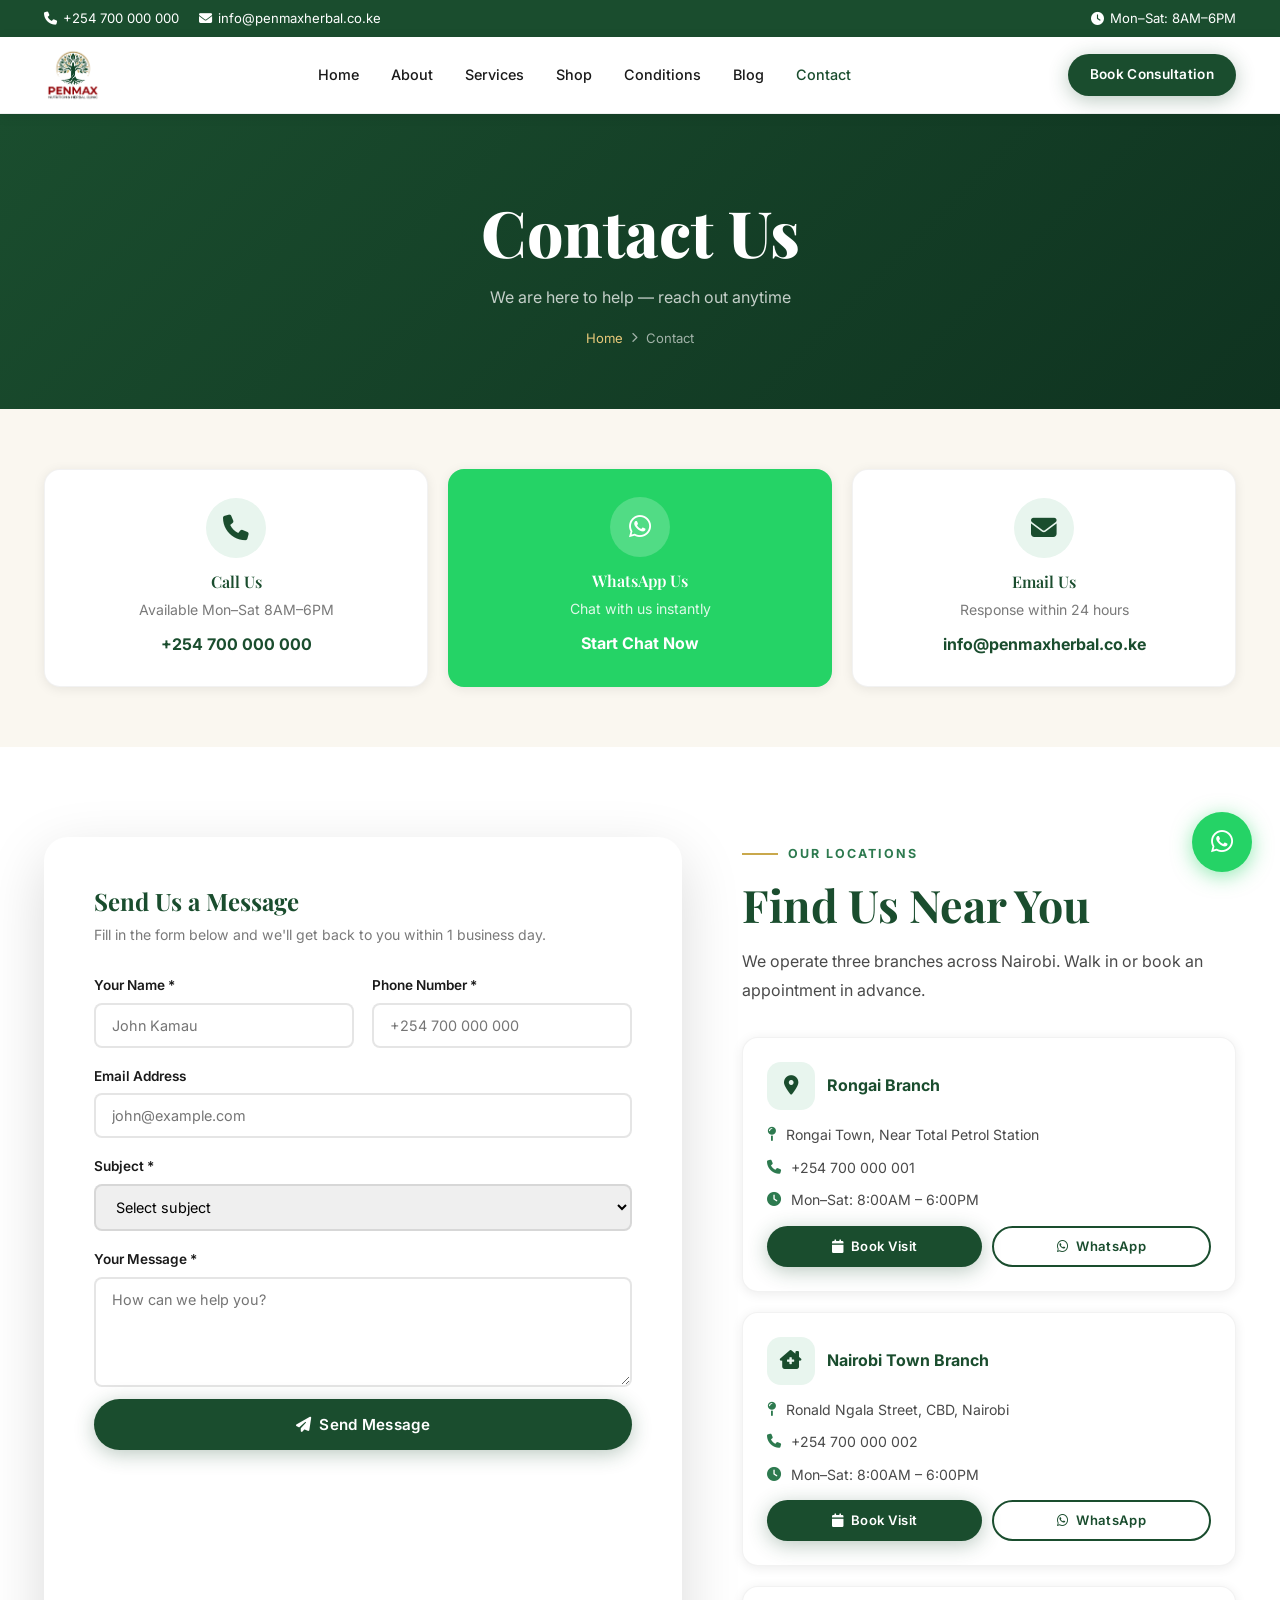
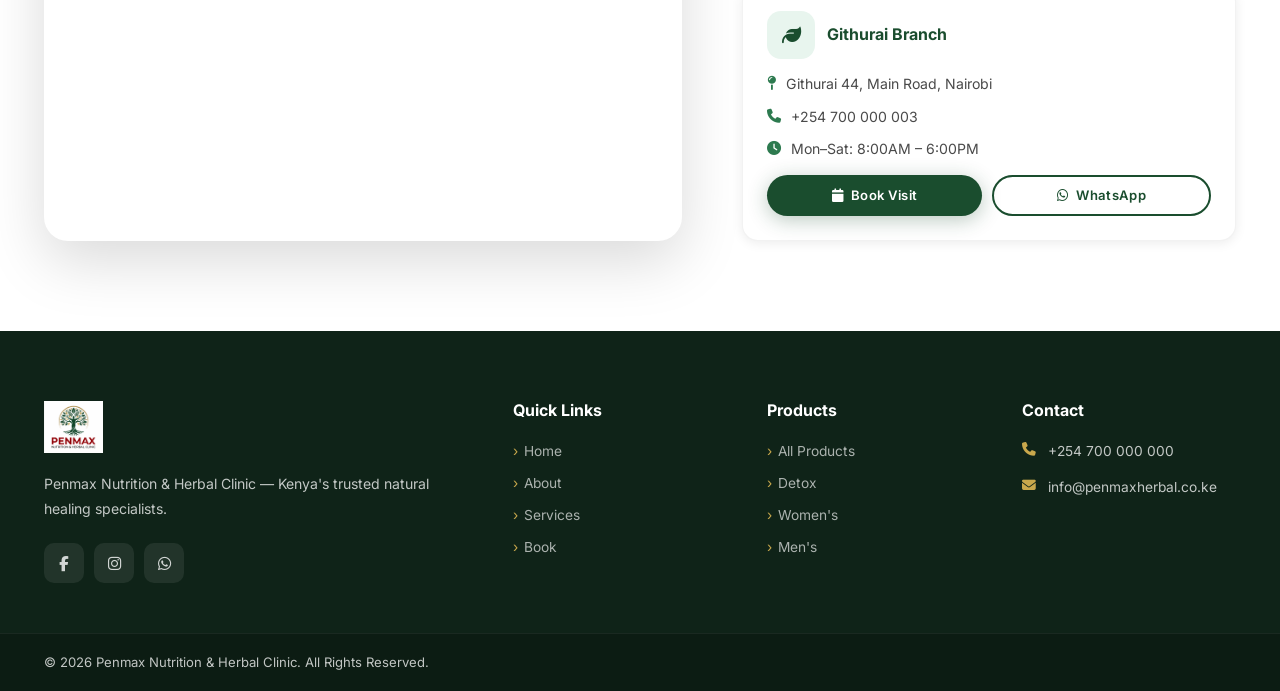
<file: contact.html>
<!DOCTYPE html>
<html lang="en">
<head>
<meta charset="UTF-8"/>
<meta name="viewport" content="width=device-width, initial-scale=1.0"/>
<title>Contact Us | Penmax Nutrition & Herbal Clinic</title>
<meta name="description" content="Contact Penmax Nutrition & Herbal Clinic. Visit us at Rongai, Nairobi Town or Githurai. Call, WhatsApp or email us today."/>
<link rel="stylesheet" href="css/style.css"/>
<link rel="stylesheet" href="https://cdnjs.cloudflare.com/ajax/libs/font-awesome/6.5.0/css/all.min.css"/>
</head>
<body>
<a href="https://wa.me/254700000000" class="whatsapp-float" target="_blank"><i class="fab fa-whatsapp"></i></a>

<div class="top-bar"><div class="container">
  <div class="top-bar-left"><span class="top-bar-item"><i class="fas fa-phone"></i> +254 700 000 000</span><span class="top-bar-item"><i class="fas fa-envelope"></i> info@penmaxherbal.co.ke</span></div>
  <div class="top-bar-right"><span class="top-bar-item"><i class="fas fa-clock"></i> Mon–Sat: 8AM–6PM</span></div>
</div></div>

<nav class="navbar" id="navbar"><div class="container"><div class="nav-inner">
  <a href="index.html" class="nav-logo"><img src="assets/Penmax main logo.png" alt="Penmax"/></a>
  <ul class="nav-menu">
    <li><a href="index.html" class="nav-link">Home</a></li>
    <li><a href="about.html" class="nav-link">About</a></li>
    <li><a href="services.html" class="nav-link">Services</a></li>
    <li><a href="store.html" class="nav-link">Shop</a></li>
    <li><a href="conditions.html" class="nav-link">Conditions</a></li>
    <li><a href="blog.html" class="nav-link">Blog</a></li>
    <li><a href="contact.html" class="nav-link active">Contact</a></li>
  </ul>
  <div class="nav-cta"><a href="booking.html" class="btn btn-primary">Book Consultation</a></div>
  <div class="hamburger" id="hamburger"><span></span><span></span><span></span></div>
</div></div></nav>

<div class="page-header"><div class="container">
  <h1>Contact Us</h1>
  <p>We are here to help — reach out anytime</p>
  <div class="breadcrumb"><a href="index.html">Home</a> <i class="fas fa-chevron-right" style="font-size:.65rem"></i> <span>Contact</span></div>
</div></div>

<!-- Contact Cards -->
<section class="section-pad-sm conditions-bg">
  <div class="container">
    <div style="display:grid;grid-template-columns:repeat(3,1fr);gap:20px;" class="contact-quick-grid">
      <div style="background:#fff;border-radius:var(--radius-md);padding:28px;text-align:center;box-shadow:var(--shadow-sm);border:1px solid rgba(0,0,0,.05);">
        <div style="width:60px;height:60px;border-radius:50%;background:var(--green-pale);display:flex;align-items:center;justify-content:center;font-size:1.6rem;margin:0 auto 14px;"><i class="fas fa-phone" style="color:var(--green-dark);"></i></div>
        <h3 style="color:var(--green-dark);font-size:1rem;margin-bottom:6px;">Call Us</h3>
        <p style="font-size:.88rem;color:var(--text-light);margin-bottom:10px;">Available Mon–Sat 8AM–6PM</p>
        <a href="tel:+254700000000" style="font-weight:700;color:var(--green-dark);">+254 700 000 000</a>
      </div>
      <div style="background:#25d366;border-radius:var(--radius-md);padding:28px;text-align:center;box-shadow:var(--shadow-sm);">
        <div style="width:60px;height:60px;border-radius:50%;background:rgba(255,255,255,.2);display:flex;align-items:center;justify-content:center;font-size:1.6rem;margin:0 auto 14px;"><i class="fab fa-whatsapp" style="color:#fff;"></i></div>
        <h3 style="color:#fff;font-size:1rem;margin-bottom:6px;">WhatsApp Us</h3>
        <p style="font-size:.88rem;color:rgba(255,255,255,.85);margin-bottom:10px;">Chat with us instantly</p>
        <a href="https://wa.me/254700000000" target="_blank" style="font-weight:700;color:#fff;">Start Chat Now</a>
      </div>
      <div style="background:#fff;border-radius:var(--radius-md);padding:28px;text-align:center;box-shadow:var(--shadow-sm);border:1px solid rgba(0,0,0,.05);">
        <div style="width:60px;height:60px;border-radius:50%;background:var(--green-pale);display:flex;align-items:center;justify-content:center;font-size:1.6rem;margin:0 auto 14px;"><i class="fas fa-envelope" style="color:var(--green-dark);"></i></div>
        <h3 style="color:var(--green-dark);font-size:1rem;margin-bottom:6px;">Email Us</h3>
        <p style="font-size:.88rem;color:var(--text-light);margin-bottom:10px;">Response within 24 hours</p>
        <a href="mailto:info@penmaxherbal.co.ke" style="font-weight:700;color:var(--green-dark);">info@penmaxherbal.co.ke</a>
      </div>
    </div>
  </div>
</section>

<!-- Contact Form + Info -->
<section class="section-pad"><div class="container">
  <div style="display:grid;grid-template-columns:1fr 1fr;gap:60px;" class="contact-main-grid">
    <!-- Form -->
    <div class="booking-card">
      <h2 style="color:var(--green-dark);margin-bottom:6px;font-size:1.5rem;">Send Us a Message</h2>
      <p style="color:var(--text-light);font-size:.88rem;margin-bottom:28px;">Fill in the form below and we'll get back to you within 1 business day.</p>
      <form id="contactForm">
        <div class="form-grid">
          <div class="form-group"><label>Your Name *</label><input type="text" placeholder="John Kamau" required/></div>
          <div class="form-group"><label>Phone Number *</label><input type="tel" placeholder="+254 700 000 000" required/></div>
          <div class="form-group full"><label>Email Address</label><input type="email" placeholder="john@example.com"/></div>
          <div class="form-group full"><label>Subject *</label>
            <select required>
              <option value="">Select subject</option>
              <option>Appointment Booking</option>
              <option>Product Enquiry</option>
              <option>General Health Question</option>
              <option>Delivery &amp; Orders</option>
              <option>Other</option>
            </select>
          </div>
          <div class="form-group full"><label>Your Message *</label><textarea placeholder="How can we help you?" required></textarea></div>
        </div>
        <button type="submit" class="btn btn-primary" style="width:100%;justify-content:center;margin-top:12px;padding:16px;"><i class="fas fa-paper-plane"></i> Send Message</button>
      </form>
    </div>

    <!-- Branch Info -->
    <div>
      <div class="section-label">Our Locations</div>
      <h2 class="section-title">Find Us Near You</h2>
      <p style="color:var(--text-mid);margin-bottom:32px;">We operate three branches across Nairobi. Walk in or book an appointment in advance.</p>

      <div style="display:flex;flex-direction:column;gap:20px;">
        <div class="location-card" style="padding:24px;">
          <div style="display:flex;align-items:center;gap:12px;margin-bottom:14px;">
            <div class="location-icon" style="margin-bottom:0;width:48px;height:48px;font-size:1.2rem;"><i class="fas fa-map-marker-alt"></i></div>
            <div class="location-name" style="font-size:1rem;margin-bottom:0;">Rongai Branch</div>
          </div>
          <div class="location-detail"><i class="fas fa-map-pin"></i> Rongai Town, Near Total Petrol Station</div>
          <div class="location-detail"><i class="fas fa-phone"></i> +254 700 000 001</div>
          <div class="location-detail"><i class="fas fa-clock"></i> Mon–Sat: 8:00AM – 6:00PM</div>
          <div class="location-btns" style="margin-top:14px;">
            <a href="booking.html" class="btn btn-primary" style="padding:8px 16px;font-size:.82rem;"><i class="fas fa-calendar"></i> Book Visit</a>
            <a href="https://wa.me/254700000001" class="btn btn-outline" style="padding:8px 16px;font-size:.82rem;" target="_blank"><i class="fab fa-whatsapp"></i> WhatsApp</a>
          </div>
        </div>

        <div class="location-card" style="padding:24px;">
          <div style="display:flex;align-items:center;gap:12px;margin-bottom:14px;">
            <div class="location-icon" style="margin-bottom:0;width:48px;height:48px;font-size:1.2rem;"><i class="fas fa-clinic-medical"></i></div>
            <div class="location-name" style="font-size:1rem;margin-bottom:0;">Nairobi Town Branch</div>
          </div>
          <div class="location-detail"><i class="fas fa-map-pin"></i> Ronald Ngala Street, CBD, Nairobi</div>
          <div class="location-detail"><i class="fas fa-phone"></i> +254 700 000 002</div>
          <div class="location-detail"><i class="fas fa-clock"></i> Mon–Sat: 8:00AM – 6:00PM</div>
          <div class="location-btns" style="margin-top:14px;">
            <a href="booking.html" class="btn btn-primary" style="padding:8px 16px;font-size:.82rem;"><i class="fas fa-calendar"></i> Book Visit</a>
            <a href="https://wa.me/254700000002" class="btn btn-outline" style="padding:8px 16px;font-size:.82rem;" target="_blank"><i class="fab fa-whatsapp"></i> WhatsApp</a>
          </div>
        </div>

        <div class="location-card" style="padding:24px;">
          <div style="display:flex;align-items:center;gap:12px;margin-bottom:14px;">
            <div class="location-icon" style="margin-bottom:0;width:48px;height:48px;font-size:1.2rem;"><i class="fas fa-leaf"></i></div>
            <div class="location-name" style="font-size:1rem;margin-bottom:0;">Githurai Branch</div>
          </div>
          <div class="location-detail"><i class="fas fa-map-pin"></i> Githurai 44, Main Road, Nairobi</div>
          <div class="location-detail"><i class="fas fa-phone"></i> +254 700 000 003</div>
          <div class="location-detail"><i class="fas fa-clock"></i> Mon–Sat: 8:00AM – 6:00PM</div>
          <div class="location-btns" style="margin-top:14px;">
            <a href="booking.html" class="btn btn-primary" style="padding:8px 16px;font-size:.82rem;"><i class="fas fa-calendar"></i> Book Visit</a>
            <a href="https://wa.me/254700000003" class="btn btn-outline" style="padding:8px 16px;font-size:.82rem;" target="_blank"><i class="fab fa-whatsapp"></i> WhatsApp</a>
          </div>
        </div>
      </div>
    </div>
  </div>
</div></section>

<footer class="footer">
  <div class="footer-top"><div class="container"><div class="footer-grid">
    <div class="footer-brand"><div class="nav-logo"><img src="assets/Penmax 2 logo.png" alt="Penmax"/></div><p>Penmax Nutrition &amp; Herbal Clinic — Kenya's trusted natural healing specialists.</p><div class="social-links"><a href="#" class="social-link"><i class="fab fa-facebook-f"></i></a><a href="#" class="social-link"><i class="fab fa-instagram"></i></a><a href="https://wa.me/254700000000" class="social-link" target="_blank"><i class="fab fa-whatsapp"></i></a></div></div>
    <div class="footer-col"><h4>Quick Links</h4><ul class="footer-links"><li><a href="index.html">Home</a></li><li><a href="about.html">About</a></li><li><a href="services.html">Services</a></li><li><a href="booking.html">Book</a></li></ul></div>
    <div class="footer-col"><h4>Products</h4><ul class="footer-links"><li><a href="store.html">All Products</a></li><li><a href="store.html?cat=detox">Detox</a></li><li><a href="store.html?cat=women">Women's</a></li><li><a href="store.html?cat=men">Men's</a></li></ul></div>
    <div class="footer-col"><h4>Contact</h4><div class="footer-contact-item"><i class="fas fa-phone"></i><span>+254 700 000 000</span></div><div class="footer-contact-item"><i class="fas fa-envelope"></i><span>info@penmaxherbal.co.ke</span></div></div>
  </div></div></div>
  <div class="footer-bottom"><div class="container"><div class="footer-bottom-inner"><span>© 2026 Penmax Nutrition &amp; Herbal Clinic. All Rights Reserved.</span></div></div></div>
</footer>

<script src="js/main.js"></script>
<script>
document.getElementById('contactForm')?.addEventListener('submit', function(e){
  e.preventDefault();
  const t = document.createElement('div');
  t.textContent = 'Message sent! We\'ll respond within 1 business day.';
  Object.assign(t.style,{position:'fixed',bottom:'100px',right:'24px',zIndex:'9999',background:'#1a4d2e',color:'#fff',padding:'12px 22px',borderRadius:'8px',fontSize:'.9rem',boxShadow:'0 4px 20px rgba(0,0,0,.2)'});
  document.body.appendChild(t);
  setTimeout(()=>t.remove(),3500);
  this.reset();
});
</script>
<style>@media(max-width:760px){.contact-main-grid,.contact-quick-grid{grid-template-columns:1fr!important;}}</style>
</body>
</html>
</file>
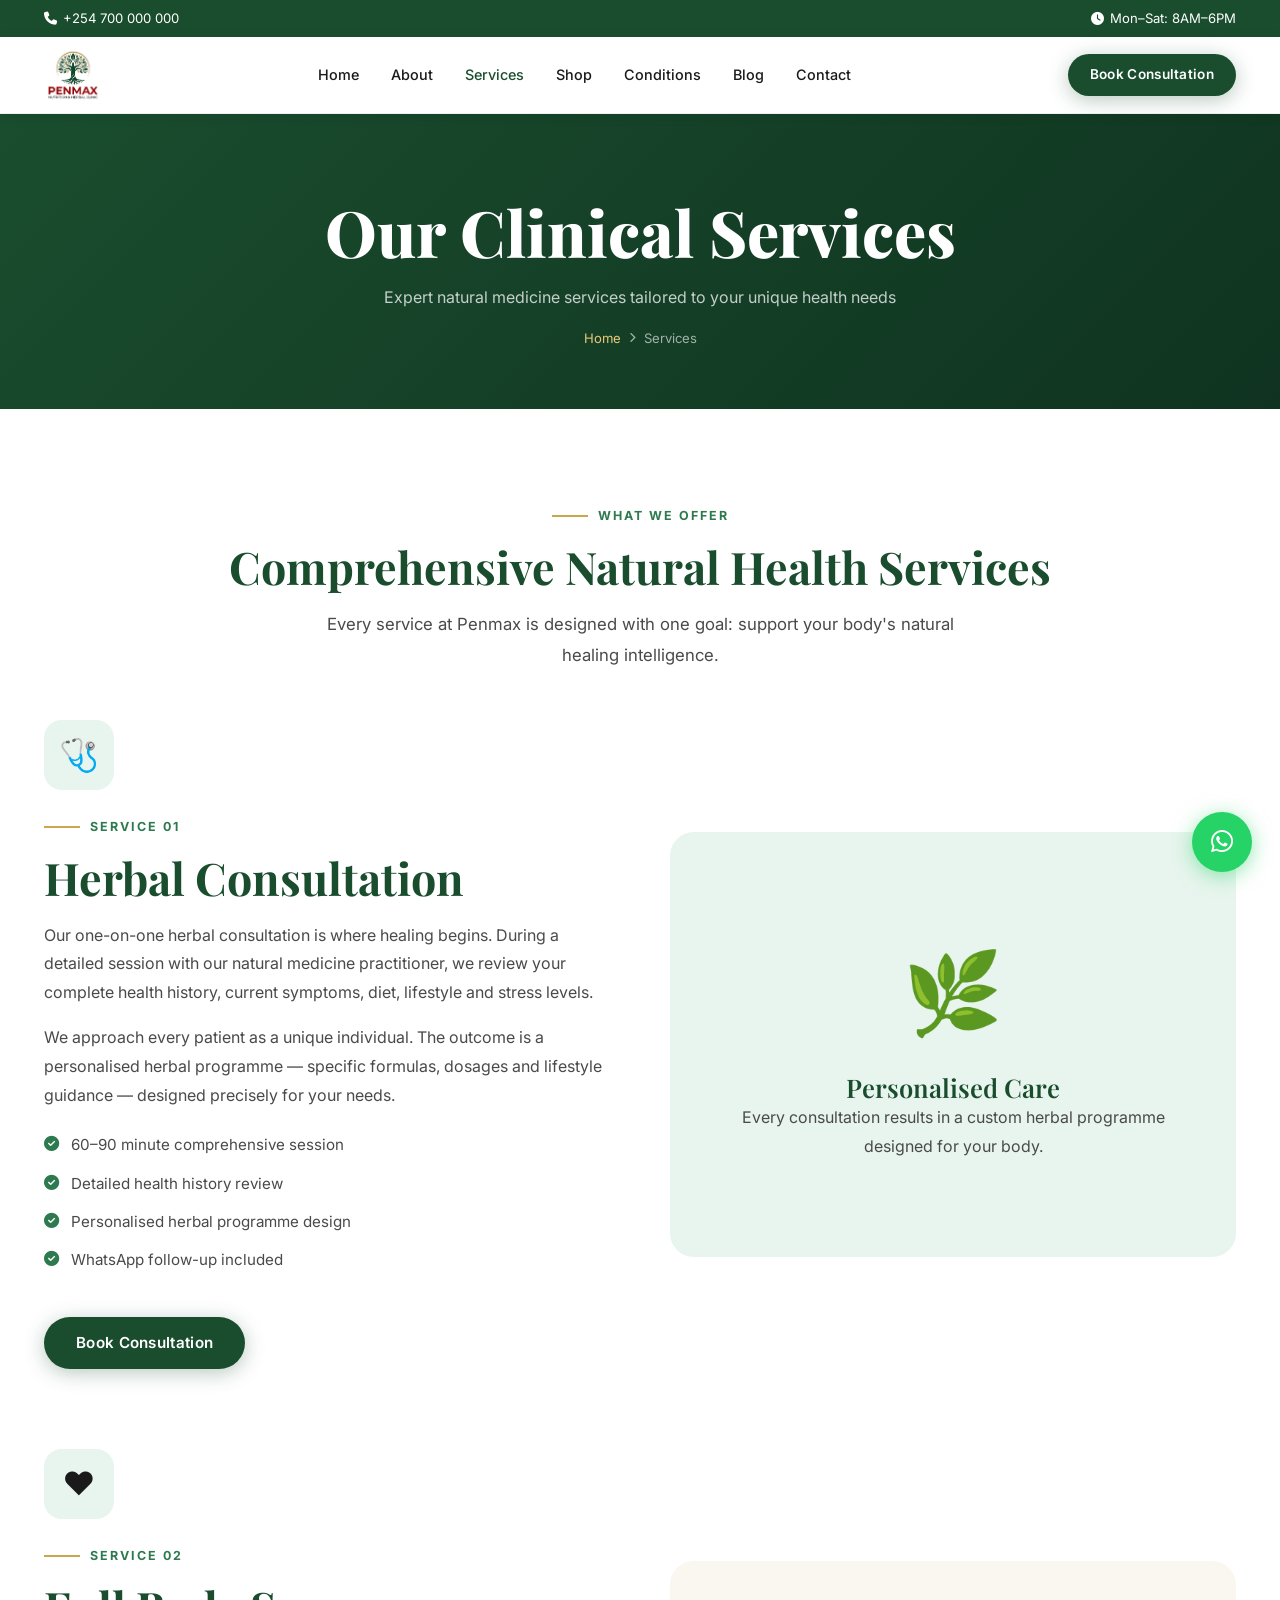
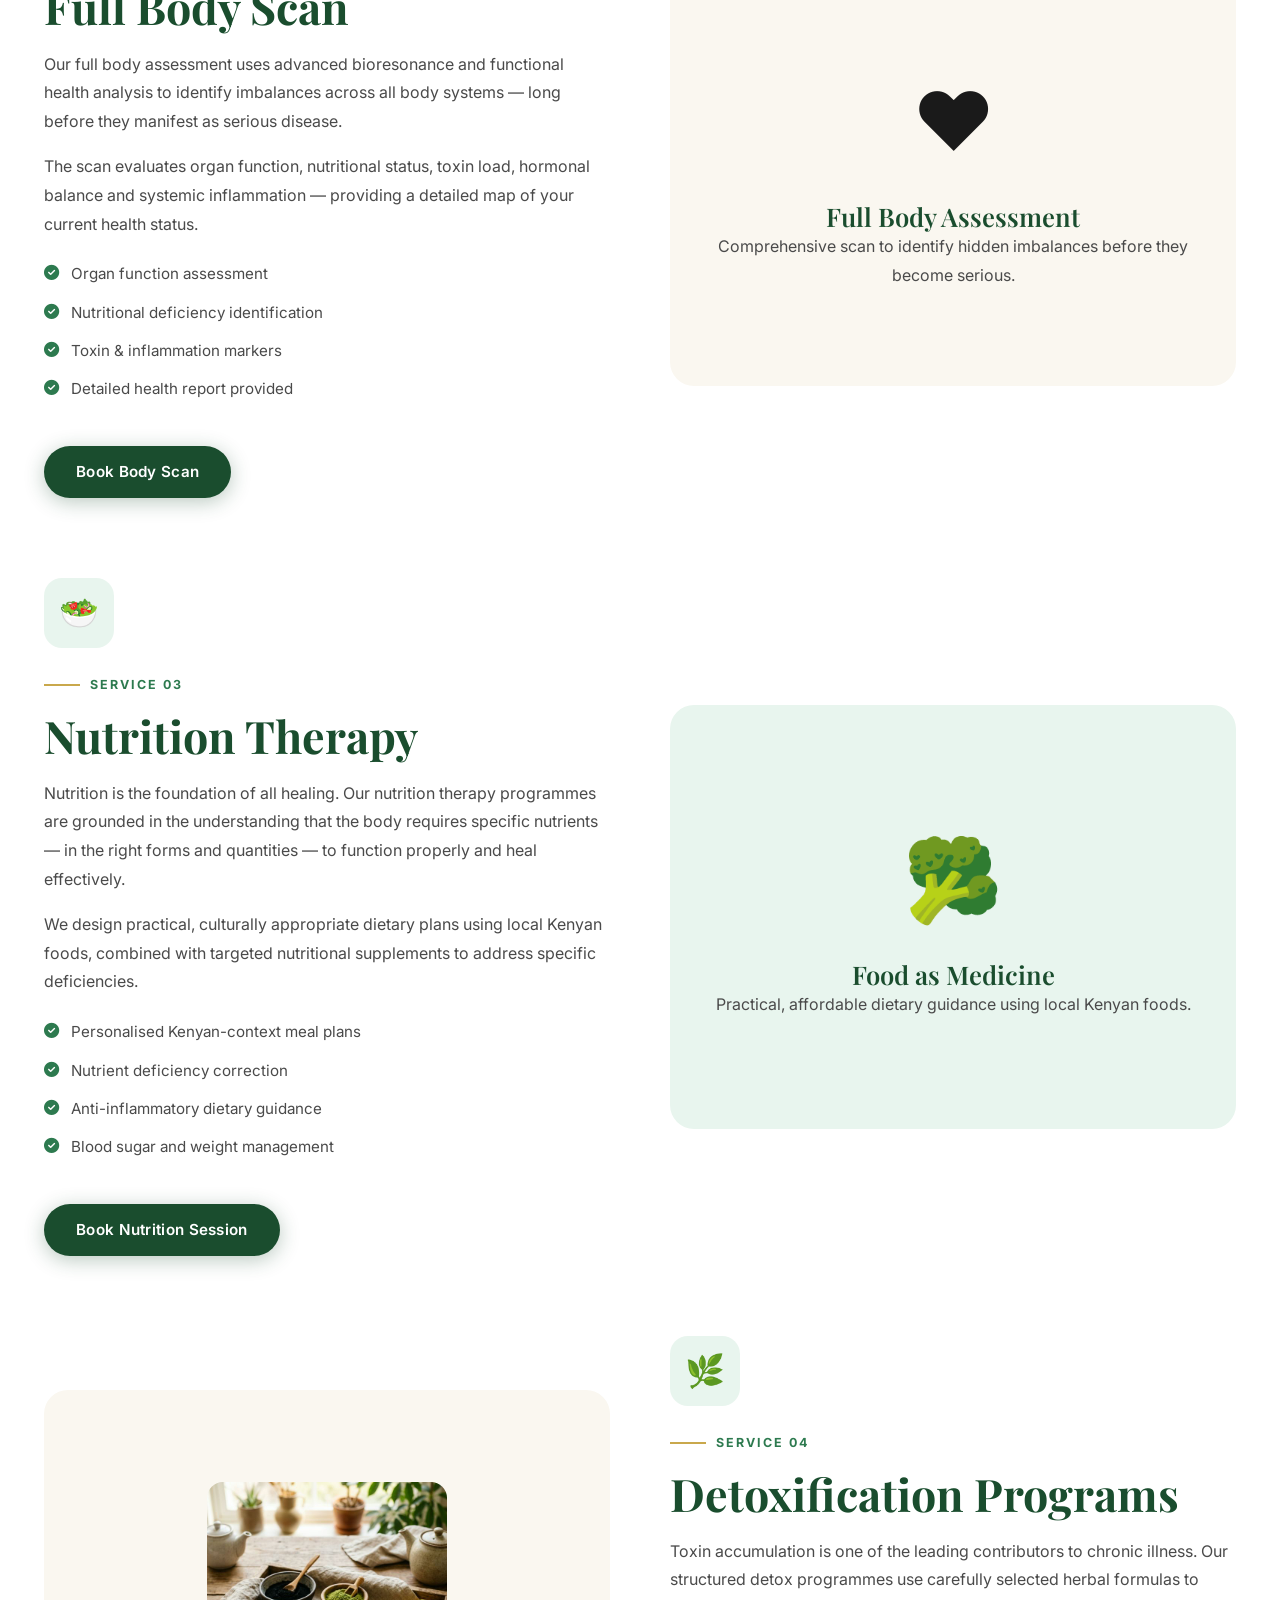
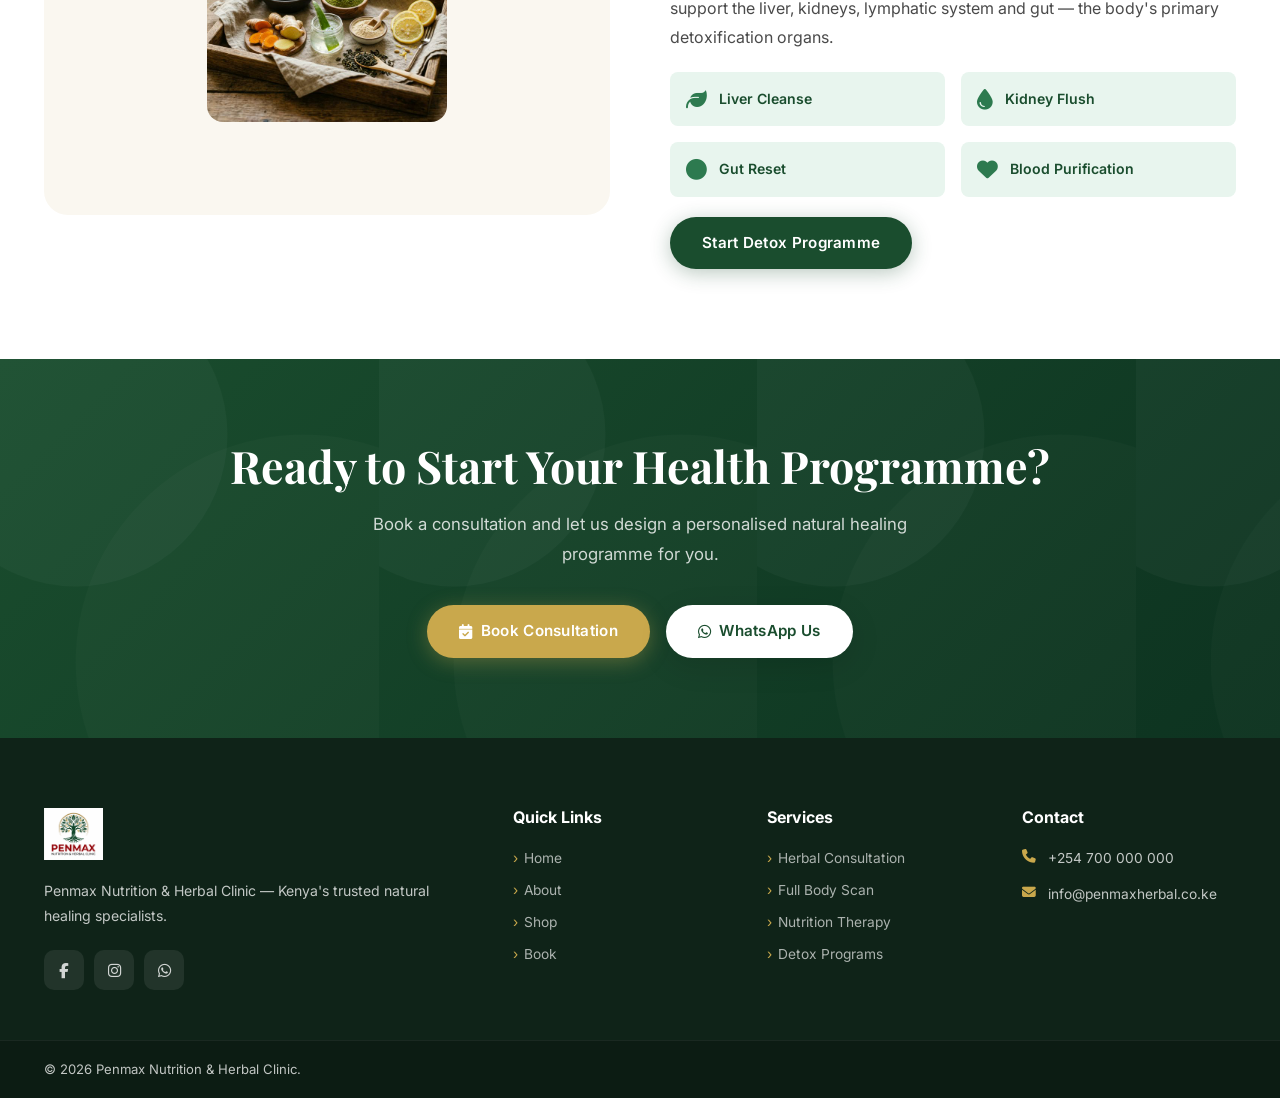
<file: services.html>
<!DOCTYPE html>
<html lang="en">
<head>
<meta charset="UTF-8"/>
<meta name="viewport" content="width=device-width, initial-scale=1.0"/>
<title>Our Services | Penmax Nutrition & Herbal Clinic</title>
<meta name="description" content="Herbal consultation, full body scan, nutrition therapy, detox programs and personalised prescriptions at Penmax Nutrition & Herbal Clinic Kenya."/>
<link rel="stylesheet" href="css/style.css"/>
<link rel="stylesheet" href="https://cdnjs.cloudflare.com/ajax/libs/font-awesome/6.5.0/css/all.min.css"/>
</head>
<body>
<a href="https://wa.me/254700000000" class="whatsapp-float" target="_blank"><i class="fab fa-whatsapp"></i></a>

<div class="top-bar">
  <div class="container">
    <div class="top-bar-left">
      <span class="top-bar-item"><i class="fas fa-phone"></i> +254 700 000 000</span>
    </div>
    <div class="top-bar-right">
      <span class="top-bar-item"><i class="fas fa-clock"></i> Mon–Sat: 8AM–6PM</span>
    </div>
  </div>
</div>

<nav class="navbar" id="navbar">
  <div class="container">
    <div class="nav-inner">
      <a href="index.html" class="nav-logo"><img src="assets/Penmax main logo.png" alt="Penmax"/></a>
      <ul class="nav-menu">
        <li><a href="index.html" class="nav-link">Home</a></li>
        <li><a href="about.html" class="nav-link">About</a></li>
        <li><a href="services.html" class="nav-link active">Services</a></li>
        <li><a href="store.html" class="nav-link">Shop</a></li>
        <li><a href="conditions.html" class="nav-link">Conditions</a></li>
        <li><a href="blog.html" class="nav-link">Blog</a></li>
        <li><a href="contact.html" class="nav-link">Contact</a></li>
      </ul>
      <div class="nav-cta"><a href="booking.html" class="btn btn-primary">Book Consultation</a></div>
      <div class="hamburger" id="hamburger"><span></span><span></span><span></span></div>
    </div>
  </div>
</nav>

<div class="page-header">
  <div class="container">
    <h1>Our Clinical Services</h1>
    <p>Expert natural medicine services tailored to your unique health needs</p>
    <div class="breadcrumb"><a href="index.html">Home</a> <i class="fas fa-chevron-right" style="font-size:.65rem"></i> <span>Services</span></div>
  </div>
</div>

<section class="section-pad">
  <div class="container">
    <div class="text-center">
      <div class="section-label">What We Offer</div>
      <h2 class="section-title">Comprehensive Natural Health Services</h2>
      <p class="section-sub" style="margin:0 auto 50px;">Every service at Penmax is designed with one goal: support your body's natural healing intelligence.</p>
    </div>

    <!-- Service 1 -->
    <div id="consultation" style="display:grid;grid-template-columns:1fr 1fr;gap:60px;align-items:center;margin-bottom:80px;" class="svc-row">
      <div class="animate-in">
        <div style="width:70px;height:70px;border-radius:18px;background:var(--green-pale);display:flex;align-items:center;justify-content:center;font-size:2rem;margin-bottom:20px;">🩺</div>
        <div class="section-label">Service 01</div>
        <h2 class="section-title">Herbal Consultation</h2>
        <p style="color:var(--text-mid);margin-bottom:16px;">Our one-on-one herbal consultation is where healing begins. During a detailed session with our natural medicine practitioner, we review your complete health history, current symptoms, diet, lifestyle and stress levels.</p>
        <p style="color:var(--text-mid);margin-bottom:24px;">We approach every patient as a unique individual. The outcome is a personalised herbal programme — specific formulas, dosages and lifestyle guidance — designed precisely for your needs.</p>
        <ul class="about-list">
          <li class="about-list-item"><i class="fas fa-check-circle"></i> 60–90 minute comprehensive session</li>
          <li class="about-list-item"><i class="fas fa-check-circle"></i> Detailed health history review</li>
          <li class="about-list-item"><i class="fas fa-check-circle"></i> Personalised herbal programme design</li>
          <li class="about-list-item"><i class="fas fa-check-circle"></i> WhatsApp follow-up included</li>
        </ul>
        <a href="booking.html" class="btn btn-primary" style="margin-top:20px;">Book Consultation</a>
      </div>
      <div class="animate-in" style="background:var(--green-pale);border-radius:var(--radius-lg);padding:40px;aspect-ratio:4/3;display:flex;align-items:center;justify-content:center;">
        <div style="text-align:center;"><div style="font-size:5rem;margin-bottom:16px;">🌿</div><h3 style="color:var(--green-dark);">Personalised Care</h3><p style="color:var(--text-mid);">Every consultation results in a custom herbal programme designed for your body.</p></div>
      </div>
    </div>

    <!-- Service 2 -->
    <div id="bodyscan" style="display:grid;grid-template-columns:1fr 1fr;gap:60px;align-items:center;margin-bottom:80px;direction:rtl;" class="svc-row">
      <div class="animate-in" style="direction:ltr;background:var(--cream);border-radius:var(--radius-lg);padding:40px;aspect-ratio:4/3;display:flex;align-items:center;justify-content:center;">
        <div style="text-align:center;"><div style="font-size:5rem;margin-bottom:16px;">❤️</div><h3 style="color:var(--green-dark);">Full Body Assessment</h3><p style="color:var(--text-mid);">Comprehensive scan to identify hidden imbalances before they become serious.</p></div>
      </div>
      <div class="animate-in" style="direction:ltr;">
        <div style="width:70px;height:70px;border-radius:18px;background:var(--green-pale);display:flex;align-items:center;justify-content:center;font-size:2rem;margin-bottom:20px;">❤️</div>
        <div class="section-label">Service 02</div>
        <h2 class="section-title">Full Body Scan</h2>
        <p style="color:var(--text-mid);margin-bottom:16px;">Our full body assessment uses advanced bioresonance and functional health analysis to identify imbalances across all body systems — long before they manifest as serious disease.</p>
        <p style="color:var(--text-mid);margin-bottom:24px;">The scan evaluates organ function, nutritional status, toxin load, hormonal balance and systemic inflammation — providing a detailed map of your current health status.</p>
        <ul class="about-list">
          <li class="about-list-item"><i class="fas fa-check-circle"></i> Organ function assessment</li>
          <li class="about-list-item"><i class="fas fa-check-circle"></i> Nutritional deficiency identification</li>
          <li class="about-list-item"><i class="fas fa-check-circle"></i> Toxin &amp; inflammation markers</li>
          <li class="about-list-item"><i class="fas fa-check-circle"></i> Detailed health report provided</li>
        </ul>
        <a href="booking.html" class="btn btn-primary" style="margin-top:20px;">Book Body Scan</a>
      </div>
    </div>

    <!-- Service 3 -->
    <div id="nutrition" style="display:grid;grid-template-columns:1fr 1fr;gap:60px;align-items:center;margin-bottom:80px;" class="svc-row">
      <div class="animate-in">
        <div style="width:70px;height:70px;border-radius:18px;background:var(--green-pale);display:flex;align-items:center;justify-content:center;font-size:2rem;margin-bottom:20px;">🥗</div>
        <div class="section-label">Service 03</div>
        <h2 class="section-title">Nutrition Therapy</h2>
        <p style="color:var(--text-mid);margin-bottom:16px;">Nutrition is the foundation of all healing. Our nutrition therapy programmes are grounded in the understanding that the body requires specific nutrients — in the right forms and quantities — to function properly and heal effectively.</p>
        <p style="color:var(--text-mid);margin-bottom:24px;">We design practical, culturally appropriate dietary plans using local Kenyan foods, combined with targeted nutritional supplements to address specific deficiencies.</p>
        <ul class="about-list">
          <li class="about-list-item"><i class="fas fa-check-circle"></i> Personalised Kenyan-context meal plans</li>
          <li class="about-list-item"><i class="fas fa-check-circle"></i> Nutrient deficiency correction</li>
          <li class="about-list-item"><i class="fas fa-check-circle"></i> Anti-inflammatory dietary guidance</li>
          <li class="about-list-item"><i class="fas fa-check-circle"></i> Blood sugar and weight management</li>
        </ul>
        <a href="booking.html" class="btn btn-primary" style="margin-top:20px;">Book Nutrition Session</a>
      </div>
      <div class="animate-in" style="background:var(--green-pale);border-radius:var(--radius-lg);padding:40px;aspect-ratio:4/3;display:flex;align-items:center;justify-content:center;">
        <div style="text-align:center;"><div style="font-size:5rem;margin-bottom:16px;">🥦</div><h3 style="color:var(--green-dark);">Food as Medicine</h3><p style="color:var(--text-mid);">Practical, affordable dietary guidance using local Kenyan foods.</p></div>
      </div>
    </div>

    <!-- Service 4 -->
    <div id="detox" style="display:grid;grid-template-columns:1fr 1fr;gap:60px;align-items:center;" class="svc-row">
      <div class="animate-in" style="background:var(--cream);border-radius:var(--radius-lg);padding:40px;aspect-ratio:4/3;display:flex;align-items:center;justify-content:center;">
        <div style="text-align:center;"><img src="assets/herbal_detox_section.png" alt="Detox" style="border-radius:var(--radius-md);max-height:240px;width:100%;object-fit:cover;"/></div>
      </div>
      <div class="animate-in">
        <div style="width:70px;height:70px;border-radius:18px;background:var(--green-pale);display:flex;align-items:center;justify-content:center;font-size:2rem;margin-bottom:20px;">🌿</div>
        <div class="section-label">Service 04</div>
        <h2 class="section-title">Detoxification Programs</h2>
        <p style="color:var(--text-mid);margin-bottom:16px;">Toxin accumulation is one of the leading contributors to chronic illness. Our structured detox programmes use carefully selected herbal formulas to support the liver, kidneys, lymphatic system and gut — the body's primary detoxification organs.</p>
        <div class="detox-pillars" style="margin:20px 0;">
          <div class="detox-pillar"><i class="fas fa-leaf"></i><span>Liver Cleanse</span></div>
          <div class="detox-pillar"><i class="fas fa-tint"></i><span>Kidney Flush</span></div>
          <div class="detox-pillar"><i class="fas fa-circle"></i><span>Gut Reset</span></div>
          <div class="detox-pillar"><i class="fas fa-heart"></i><span>Blood Purification</span></div>
        </div>
        <a href="booking.html" class="btn btn-primary">Start Detox Programme</a>
      </div>
    </div>
  </div>
</section>

<section class="cta-banner">
  <div class="container">
    <h2>Ready to Start Your Health Programme?</h2>
    <p>Book a consultation and let us design a personalised natural healing programme for you.</p>
    <div class="cta-btns">
      <a href="booking.html" class="btn btn-gold"><i class="fas fa-calendar-check"></i> Book Consultation</a>
      <a href="https://wa.me/254700000000" class="btn btn-white" target="_blank"><i class="fab fa-whatsapp"></i> WhatsApp Us</a>
    </div>
  </div>
</section>

<footer class="footer">
  <div class="footer-top">
    <div class="container">
      <div class="footer-grid">
        <div class="footer-brand">
          <div class="nav-logo"><img src="assets/Penmax 2 logo.png" alt="Penmax"/></div>
          <p>Penmax Nutrition &amp; Herbal Clinic — Kenya's trusted natural healing specialists.</p>
          <div class="social-links">
            <a href="#" class="social-link"><i class="fab fa-facebook-f"></i></a>
            <a href="#" class="social-link"><i class="fab fa-instagram"></i></a>
            <a href="https://wa.me/254700000000" class="social-link" target="_blank"><i class="fab fa-whatsapp"></i></a>
          </div>
        </div>
        <div class="footer-col"><h4>Quick Links</h4><ul class="footer-links"><li><a href="index.html">Home</a></li><li><a href="about.html">About</a></li><li><a href="store.html">Shop</a></li><li><a href="booking.html">Book</a></li></ul></div>
        <div class="footer-col"><h4>Services</h4><ul class="footer-links"><li><a href="#consultation">Herbal Consultation</a></li><li><a href="#bodyscan">Full Body Scan</a></li><li><a href="#nutrition">Nutrition Therapy</a></li><li><a href="#detox">Detox Programs</a></li></ul></div>
        <div class="footer-col"><h4>Contact</h4>
          <div class="footer-contact-item"><i class="fas fa-phone"></i><span>+254 700 000 000</span></div>
          <div class="footer-contact-item"><i class="fas fa-envelope"></i><span>info@penmaxherbal.co.ke</span></div>
        </div>
      </div>
    </div>
  </div>
  <div class="footer-bottom"><div class="container"><div class="footer-bottom-inner"><span>© 2026 Penmax Nutrition &amp; Herbal Clinic.</span></div></div></div>
</footer>
<script src="js/main.js"></script>
<style>@media(max-width:760px){.svc-row{grid-template-columns:1fr!important;direction:ltr!important;}}</style>
</body>
</html>
</file>
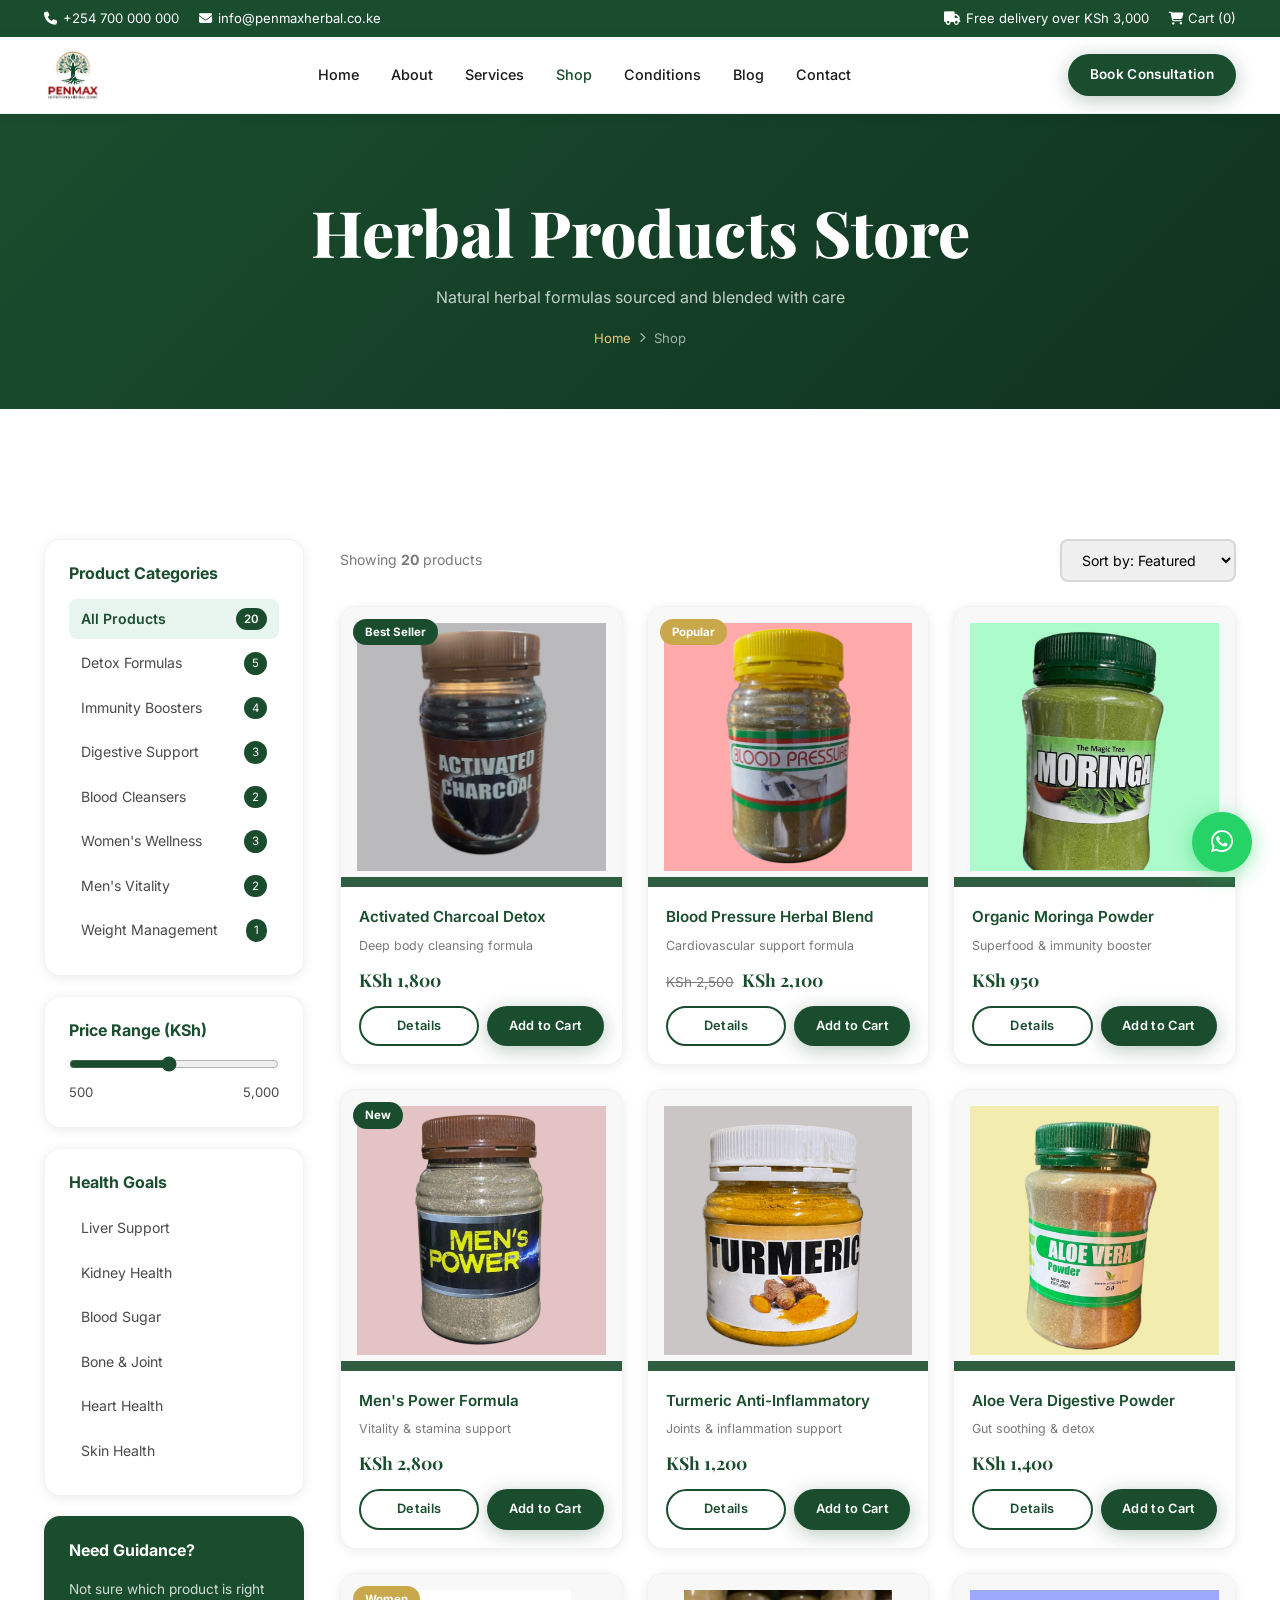
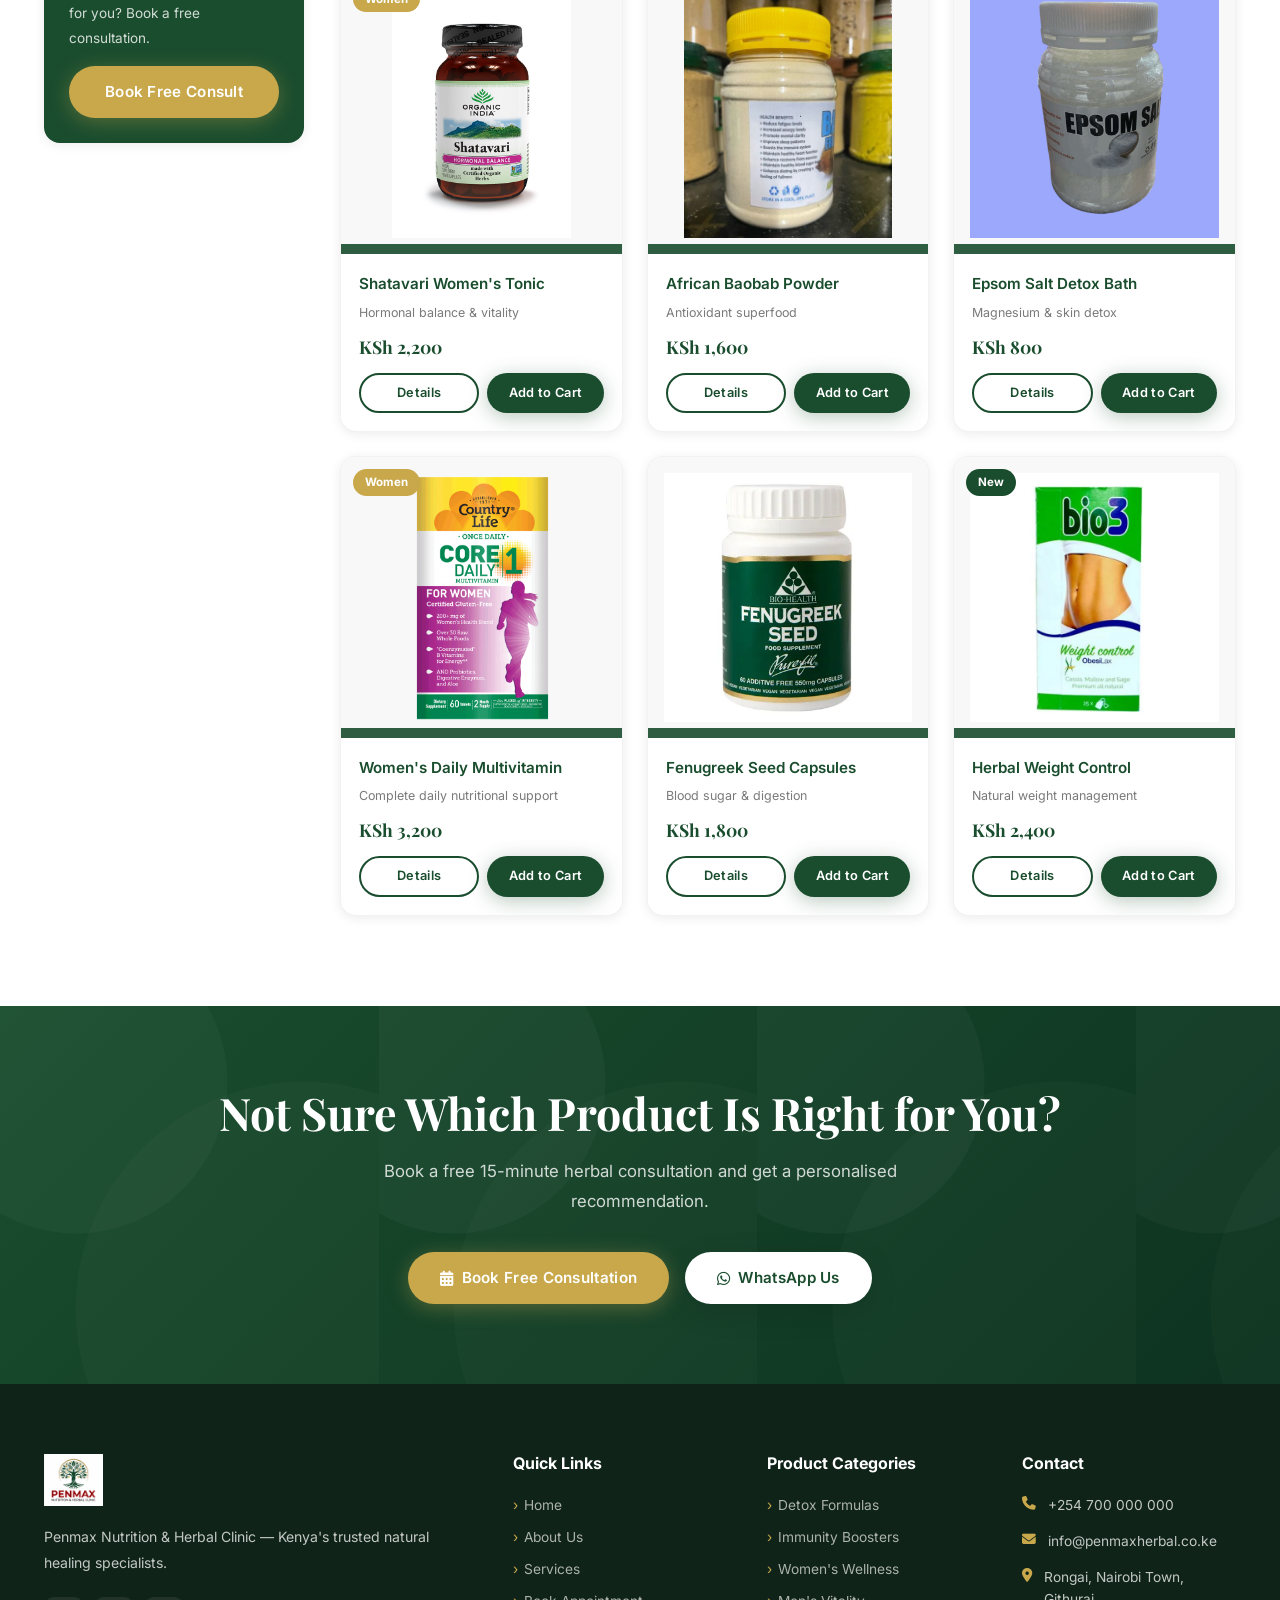
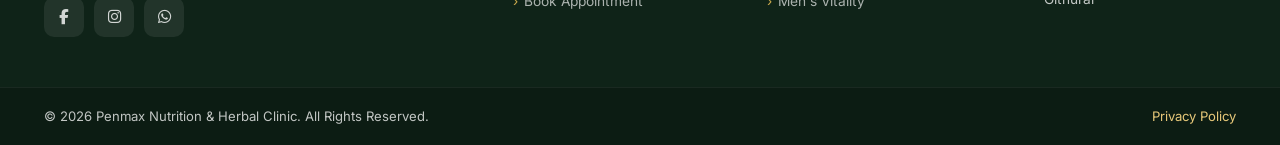
<file: store.html>
<!DOCTYPE html>
<html lang="en">
<head>
<meta charset="UTF-8"/>
<meta name="viewport" content="width=device-width, initial-scale=1.0"/>
<title>Herbal Products Store | Penmax Nutrition & Herbal Clinic</title>
<meta name="description" content="Shop natural herbal products online. Detox formulas, immunity boosters, women's wellness and men's vitality herbs. Delivered across Kenya."/>
<link rel="stylesheet" href="css/style.css"/>
<link rel="stylesheet" href="https://cdnjs.cloudflare.com/ajax/libs/font-awesome/6.5.0/css/all.min.css"/>
<style>
.store-layout{display:grid;grid-template-columns:260px 1fr;gap:36px;margin-top:40px;}
.sidebar-card{background:#fff;border-radius:var(--radius-md);padding:24px;box-shadow:var(--shadow-sm);margin-bottom:20px;border:1px solid rgba(0,0,0,.05);}
.sidebar-card h3{font-size:1rem;font-weight:700;color:var(--green-dark);margin-bottom:16px;font-family:'Inter',sans-serif;}
.sidebar-cat-list{display:flex;flex-direction:column;gap:4px;}
.sidebar-cat-list li a{display:flex;justify-content:space-between;align-items:center;padding:9px 12px;border-radius:var(--radius-sm);font-size:.88rem;color:var(--text-mid);transition:var(--transition);}
.sidebar-cat-list li a:hover,.sidebar-cat-list li a.active{background:var(--green-pale);color:var(--green-dark);font-weight:600;}
.sidebar-cat-list li a .count{background:var(--green-dark);color:#fff;padding:2px 8px;border-radius:50px;font-size:.72rem;}
.price-range{display:flex;flex-direction:column;gap:10px;}
.price-range input[type=range]{accent-color:var(--green-dark);width:100%;}
.price-range .values{display:flex;justify-content:space-between;font-size:.82rem;color:var(--text-mid);}
.store-header{display:flex;align-items:center;justify-content:space-between;margin-bottom:24px;flex-wrap:wrap;gap:12px;}
.store-header select{padding:10px 16px;border:2px solid rgba(0,0,0,.1);border-radius:var(--radius-sm);font-family:inherit;font-size:.88rem;outline:none;cursor:pointer;}
.store-count{font-size:.88rem;color:var(--text-light);}
@media(max-width:860px){.store-layout{grid-template-columns:1fr;} .store-sidebar{display:none;}}
</style>
</head>
<body>
<a href="https://wa.me/254700000000" class="whatsapp-float" target="_blank"><i class="fab fa-whatsapp"></i></a>

<div class="top-bar">
  <div class="container">
    <div class="top-bar-left">
      <span class="top-bar-item"><i class="fas fa-phone"></i> +254 700 000 000</span>
      <span class="top-bar-item"><i class="fas fa-envelope"></i> info@penmaxherbal.co.ke</span>
    </div>
    <div class="top-bar-right">
      <span class="top-bar-item"><i class="fas fa-truck"></i> Free delivery over KSh 3,000</span>
      <a href="#" class="cart-toggle"><i class="fas fa-shopping-cart"></i> Cart (<span class="cart-count">0</span>)</a>
    </div>
  </div>
</div>

<nav class="navbar" id="navbar">
  <div class="container">
    <div class="nav-inner">
      <a href="index.html" class="nav-logo"><img src="assets/Penmax main logo.png" alt="Penmax"/></a>
      <ul class="nav-menu">
        <li><a href="index.html" class="nav-link">Home</a></li>
        <li><a href="about.html" class="nav-link">About</a></li>
        <li><a href="services.html" class="nav-link">Services</a></li>
        <li><a href="store.html" class="nav-link active">Shop</a></li>
        <li><a href="conditions.html" class="nav-link">Conditions</a></li>
        <li><a href="blog.html" class="nav-link">Blog</a></li>
        <li><a href="contact.html" class="nav-link">Contact</a></li>
      </ul>
      <div class="nav-cta">
        <a href="booking.html" class="btn btn-primary">Book Consultation</a>
      </div>
      <div class="hamburger" id="hamburger"><span></span><span></span><span></span></div>
    </div>
  </div>
</nav>

<div class="page-header">
  <div class="container">
    <h1>Herbal Products Store</h1>
    <p>Natural herbal formulas sourced and blended with care</p>
    <div class="breadcrumb"><a href="index.html">Home</a> <i class="fas fa-chevron-right" style="font-size:.65rem"></i> <span>Shop</span></div>
  </div>
</div>

<section class="section-pad">
  <div class="container">
    <div class="store-layout">
      <!-- Sidebar -->
      <aside class="store-sidebar">
        <div class="sidebar-card">
          <h3>Product Categories</h3>
          <ul class="sidebar-cat-list">
            <li><a href="#" class="active">All Products <span class="count">20</span></a></li>
            <li><a href="#">Detox Formulas <span class="count">5</span></a></li>
            <li><a href="#">Immunity Boosters <span class="count">4</span></a></li>
            <li><a href="#">Digestive Support <span class="count">3</span></a></li>
            <li><a href="#">Blood Cleansers <span class="count">2</span></a></li>
            <li><a href="#">Women's Wellness <span class="count">3</span></a></li>
            <li><a href="#">Men's Vitality <span class="count">2</span></a></li>
            <li><a href="#">Weight Management <span class="count">1</span></a></li>
          </ul>
        </div>
        <div class="sidebar-card">
          <h3>Price Range (KSh)</h3>
          <div class="price-range">
            <input type="range" min="500" max="10000" value="5000" id="priceRange"/>
            <div class="values"><span>500</span><span id="priceVal">5,000</span></div>
          </div>
        </div>
        <div class="sidebar-card">
          <h3>Health Goals</h3>
          <ul class="sidebar-cat-list">
            <li><a href="#">Liver Support</a></li>
            <li><a href="#">Kidney Health</a></li>
            <li><a href="#">Blood Sugar</a></li>
            <li><a href="#">Bone &amp; Joint</a></li>
            <li><a href="#">Heart Health</a></li>
            <li><a href="#">Skin Health</a></li>
          </ul>
        </div>
        <div class="sidebar-card" style="background:var(--green-dark);border-color:transparent;">
          <h3 style="color:#fff;">Need Guidance?</h3>
          <p style="font-size:.85rem;color:rgba(255,255,255,.8);margin-bottom:16px;">Not sure which product is right for you? Book a free consultation.</p>
          <a href="booking.html" class="btn btn-gold" style="width:100%;justify-content:center;">Book Free Consult</a>
        </div>
      </aside>

      <!-- Product Grid -->
      <div>
        <div class="store-header">
          <div class="store-count">Showing <strong>20</strong> products</div>
          <select>
            <option>Sort by: Featured</option>
            <option>Price: Low to High</option>
            <option>Price: High to Low</option>
            <option>Newest First</option>
          </select>
        </div>
        <div class="products-grid" style="grid-template-columns:repeat(3,1fr);">
          <!-- Product 1 -->
          <div class="product-card">
            <div class="product-img-wrap">
              <img src="assets/Activated-charcoal-Natural-Remedies-Clinic.png" alt="Activated Charcoal Detox"/>
              <span class="product-badge">Best Seller</span>
              <div class="product-actions">
                <a href="product.html?id=1" title="View"><i class="fas fa-eye"></i></a>
                <a href="#" title="Wishlist"><i class="fas fa-heart"></i></a>
                <a href="#" class="add-to-cart" title="Cart"><i class="fas fa-shopping-cart"></i></a>
              </div>
            </div>
            <div class="product-info">
              <div class="product-name">Activated Charcoal Detox</div>
              <div class="product-meta">Deep body cleansing formula</div>
              <div class="product-price">KSh 1,800</div>
              <div class="product-btns"><a href="product.html?id=1" class="btn btn-outline">Details</a><a href="#" class="btn btn-primary add-to-cart">Add to Cart</a></div>
            </div>
          </div>
          <!-- Product 2 -->
          <div class="product-card">
            <div class="product-img-wrap">
              <img src="assets/Blood-Pressure-Herbal-Blend-Natural-Remedies-clinic.png" alt="Blood Pressure Blend"/>
              <span class="product-badge hot">Popular</span>
              <div class="product-actions">
                <a href="product.html?id=2" title="View"><i class="fas fa-eye"></i></a>
                <a href="#" title="Wishlist"><i class="fas fa-heart"></i></a>
                <a href="#" class="add-to-cart" title="Cart"><i class="fas fa-shopping-cart"></i></a>
              </div>
            </div>
            <div class="product-info">
              <div class="product-name">Blood Pressure Herbal Blend</div>
              <div class="product-meta">Cardiovascular support formula</div>
              <div class="product-price"><span class="old">KSh 2,500</span> KSh 2,100</div>
              <div class="product-btns"><a href="product.html?id=2" class="btn btn-outline">Details</a><a href="#" class="btn btn-primary add-to-cart">Add to Cart</a></div>
            </div>
          </div>
          <!-- Product 3 -->
          <div class="product-card">
            <div class="product-img-wrap">
              <img src="assets/Moringa-Powder-Natural-Remedies-clinic-430x430.png" alt="Moringa Powder"/>
              <div class="product-actions">
                <a href="product.html?id=3" title="View"><i class="fas fa-eye"></i></a>
                <a href="#" title="Wishlist"><i class="fas fa-heart"></i></a>
                <a href="#" class="add-to-cart" title="Cart"><i class="fas fa-shopping-cart"></i></a>
              </div>
            </div>
            <div class="product-info">
              <div class="product-name">Organic Moringa Powder</div>
              <div class="product-meta">Superfood &amp; immunity booster</div>
              <div class="product-price">KSh 950</div>
              <div class="product-btns"><a href="product.html?id=3" class="btn btn-outline">Details</a><a href="#" class="btn btn-primary add-to-cart">Add to Cart</a></div>
            </div>
          </div>
          <!-- Product 4 -->
          <div class="product-card">
            <div class="product-img-wrap">
              <img src="assets/Mens-Power-Natural-Remedies-Clinic-1-430x430.png" alt="Men's Power"/>
              <span class="product-badge">New</span>
              <div class="product-actions">
                <a href="product.html?id=4"><i class="fas fa-eye"></i></a>
                <a href="#"><i class="fas fa-heart"></i></a>
                <a href="#" class="add-to-cart"><i class="fas fa-shopping-cart"></i></a>
              </div>
            </div>
            <div class="product-info">
              <div class="product-name">Men's Power Formula</div>
              <div class="product-meta">Vitality &amp; stamina support</div>
              <div class="product-price">KSh 2,800</div>
              <div class="product-btns"><a href="product.html?id=4" class="btn btn-outline">Details</a><a href="#" class="btn btn-primary add-to-cart">Add to Cart</a></div>
            </div>
          </div>
          <!-- Product 5 -->
          <div class="product-card">
            <div class="product-img-wrap">
              <img src="assets/Turmeric-Powder-Natural-Remedies-clinic-430x430.png" alt="Turmeric"/>
              <div class="product-actions">
                <a href="product.html?id=5"><i class="fas fa-eye"></i></a>
                <a href="#"><i class="fas fa-heart"></i></a>
                <a href="#" class="add-to-cart"><i class="fas fa-shopping-cart"></i></a>
              </div>
            </div>
            <div class="product-info">
              <div class="product-name">Turmeric Anti-Inflammatory</div>
              <div class="product-meta">Joints &amp; inflammation support</div>
              <div class="product-price">KSh 1,200</div>
              <div class="product-btns"><a href="product.html?id=5" class="btn btn-outline">Details</a><a href="#" class="btn btn-primary add-to-cart">Add to Cart</a></div>
            </div>
          </div>
          <!-- Product 6 -->
          <div class="product-card">
            <div class="product-img-wrap">
              <img src="assets/Aloe-Vera-Powder-1-Natural-Remedies-clinic-430x430.png" alt="Aloe Vera"/>
              <div class="product-actions">
                <a href="#"><i class="fas fa-eye"></i></a>
                <a href="#"><i class="fas fa-heart"></i></a>
                <a href="#" class="add-to-cart"><i class="fas fa-shopping-cart"></i></a>
              </div>
            </div>
            <div class="product-info">
              <div class="product-name">Aloe Vera Digestive Powder</div>
              <div class="product-meta">Gut soothing &amp; detox</div>
              <div class="product-price">KSh 1,400</div>
              <div class="product-btns"><a href="#" class="btn btn-outline">Details</a><a href="#" class="btn btn-primary add-to-cart">Add to Cart</a></div>
            </div>
          </div>
          <!-- Product 7 -->
          <div class="product-card">
            <div class="product-img-wrap">
              <img src="assets/Organic-India-Shatavari.jpg" alt="Shatavari"/>
              <span class="product-badge hot">Women</span>
              <div class="product-actions">
                <a href="#"><i class="fas fa-eye"></i></a>
                <a href="#"><i class="fas fa-heart"></i></a>
                <a href="#" class="add-to-cart"><i class="fas fa-shopping-cart"></i></a>
              </div>
            </div>
            <div class="product-info">
              <div class="product-name">Shatavari Women's Tonic</div>
              <div class="product-meta">Hormonal balance &amp; vitality</div>
              <div class="product-price">KSh 2,200</div>
              <div class="product-btns"><a href="#" class="btn btn-outline">Details</a><a href="#" class="btn btn-primary add-to-cart">Add to Cart</a></div>
            </div>
          </div>
          <!-- Product 8 -->
          <div class="product-card">
            <div class="product-img-wrap">
              <img src="assets/Boabab-Fruit-powder-1-430x512.jpg" alt="Baobab"/>
              <div class="product-actions">
                <a href="#"><i class="fas fa-eye"></i></a>
                <a href="#"><i class="fas fa-heart"></i></a>
                <a href="#" class="add-to-cart"><i class="fas fa-shopping-cart"></i></a>
              </div>
            </div>
            <div class="product-info">
              <div class="product-name">African Baobab Powder</div>
              <div class="product-meta">Antioxidant superfood</div>
              <div class="product-price">KSh 1,600</div>
              <div class="product-btns"><a href="#" class="btn btn-outline">Details</a><a href="#" class="btn btn-primary add-to-cart">Add to Cart</a></div>
            </div>
          </div>
          <!-- Product 9 -->
          <div class="product-card">
            <div class="product-img-wrap">
              <img src="assets/Epsom-Salt-Natural-Remedies-Clinic-430x430.png" alt="Epsom Salt"/>
              <div class="product-actions">
                <a href="#"><i class="fas fa-eye"></i></a>
                <a href="#"><i class="fas fa-heart"></i></a>
                <a href="#" class="add-to-cart"><i class="fas fa-shopping-cart"></i></a>
              </div>
            </div>
            <div class="product-info">
              <div class="product-name">Epsom Salt Detox Bath</div>
              <div class="product-meta">Magnesium &amp; skin detox</div>
              <div class="product-price">KSh 800</div>
              <div class="product-btns"><a href="#" class="btn btn-outline">Details</a><a href="#" class="btn btn-primary add-to-cart">Add to Cart</a></div>
            </div>
          </div>
          <!-- Product 10 -->
          <div class="product-card">
            <div class="product-img-wrap">
              <img src="assets/Country-Life-Core-Daily-1-Multivitamin-Women-60tablets.png" alt="Women Multivitamin"/>
              <span class="product-badge hot">Women</span>
              <div class="product-actions">
                <a href="#"><i class="fas fa-eye"></i></a>
                <a href="#"><i class="fas fa-heart"></i></a>
                <a href="#" class="add-to-cart"><i class="fas fa-shopping-cart"></i></a>
              </div>
            </div>
            <div class="product-info">
              <div class="product-name">Women's Daily Multivitamin</div>
              <div class="product-meta">Complete daily nutritional support</div>
              <div class="product-price">KSh 3,200</div>
              <div class="product-btns"><a href="#" class="btn btn-outline">Details</a><a href="#" class="btn btn-primary add-to-cart">Add to Cart</a></div>
            </div>
          </div>
          <!-- Product 11 -->
          <div class="product-card">
            <div class="product-img-wrap">
              <img src="assets/BIO-H-FENUGREEK-SEED-60S.webp" alt="Fenugreek"/>
              <div class="product-actions">
                <a href="#"><i class="fas fa-eye"></i></a>
                <a href="#"><i class="fas fa-heart"></i></a>
                <a href="#" class="add-to-cart"><i class="fas fa-shopping-cart"></i></a>
              </div>
            </div>
            <div class="product-info">
              <div class="product-name">Fenugreek Seed Capsules</div>
              <div class="product-meta">Blood sugar &amp; digestion</div>
              <div class="product-price">KSh 1,800</div>
              <div class="product-btns"><a href="#" class="btn btn-outline">Details</a><a href="#" class="btn btn-primary add-to-cart">Add to Cart</a></div>
            </div>
          </div>
          <!-- Product 12 -->
          <div class="product-card">
            <div class="product-img-wrap">
              <img src="assets/bio-3-Weight-Control-600x600.webp" alt="Weight Control"/>
              <span class="product-badge">New</span>
              <div class="product-actions">
                <a href="#"><i class="fas fa-eye"></i></a>
                <a href="#"><i class="fas fa-heart"></i></a>
                <a href="#" class="add-to-cart"><i class="fas fa-shopping-cart"></i></a>
              </div>
            </div>
            <div class="product-info">
              <div class="product-name">Herbal Weight Control</div>
              <div class="product-meta">Natural weight management</div>
              <div class="product-price">KSh 2,400</div>
              <div class="product-btns"><a href="#" class="btn btn-outline">Details</a><a href="#" class="btn btn-primary add-to-cart">Add to Cart</a></div>
            </div>
          </div>
        </div>
      </div>
    </div>
  </div>
</section>

<section class="cta-banner">
  <div class="container">
    <h2>Not Sure Which Product Is Right for You?</h2>
    <p>Book a free 15-minute herbal consultation and get a personalised recommendation.</p>
    <div class="cta-btns">
      <a href="booking.html" class="btn btn-gold"><i class="fas fa-calendar-alt"></i> Book Free Consultation</a>
      <a href="https://wa.me/254700000000" class="btn btn-white" target="_blank"><i class="fab fa-whatsapp"></i> WhatsApp Us</a>
    </div>
  </div>
</section>

<footer class="footer">
  <div class="footer-top">
    <div class="container">
      <div class="footer-grid">
        <div class="footer-brand">
          <div class="nav-logo"><img src="assets/Penmax 2 logo.png" alt="Penmax"/></div>
          <p>Penmax Nutrition &amp; Herbal Clinic — Kenya's trusted natural healing specialists.</p>
          <div class="social-links">
            <a href="#" class="social-link"><i class="fab fa-facebook-f"></i></a>
            <a href="#" class="social-link"><i class="fab fa-instagram"></i></a>
            <a href="https://wa.me/254700000000" class="social-link" target="_blank"><i class="fab fa-whatsapp"></i></a>
          </div>
        </div>
        <div class="footer-col"><h4>Quick Links</h4>
          <ul class="footer-links">
            <li><a href="index.html">Home</a></li>
            <li><a href="about.html">About Us</a></li>
            <li><a href="services.html">Services</a></li>
            <li><a href="booking.html">Book Appointment</a></li>
          </ul>
        </div>
        <div class="footer-col"><h4>Product Categories</h4>
          <ul class="footer-links">
            <li><a href="store.html?cat=detox">Detox Formulas</a></li>
            <li><a href="store.html?cat=immunity">Immunity Boosters</a></li>
            <li><a href="store.html?cat=women">Women's Wellness</a></li>
            <li><a href="store.html?cat=men">Men's Vitality</a></li>
          </ul>
        </div>
        <div class="footer-col"><h4>Contact</h4>
          <div class="footer-contact-item"><i class="fas fa-phone"></i><span>+254 700 000 000</span></div>
          <div class="footer-contact-item"><i class="fas fa-envelope"></i><span>info@penmaxherbal.co.ke</span></div>
          <div class="footer-contact-item"><i class="fas fa-map-marker-alt"></i><span>Rongai, Nairobi Town, Githurai</span></div>
        </div>
      </div>
    </div>
  </div>
  <div class="footer-bottom">
    <div class="container"><div class="footer-bottom-inner">
      <span>© 2026 Penmax Nutrition &amp; Herbal Clinic. All Rights Reserved.</span>
      <span><a href="#">Privacy Policy</a></span>
    </div></div>
  </div>
</footer>

<script src="js/main.js"></script>
<script src="js/payment.js?v=2.0"></script>
<script src="js/cart.js"></script>
<script>
document.getElementById('priceRange')?.addEventListener('input', function(){
  document.getElementById('priceVal').textContent = parseInt(this.value).toLocaleString();
});
</script>
</body>
</html>
</file>
<file: css/style.css>
/* ============================================
   PENMAX NUTRITION & HERBAL CLINIC
   Main Stylesheet
   ============================================ */

@import url('https://fonts.googleapis.com/css2?family=Playfair+Display:wght@400;600;700;800&family=Inter:wght@300;400;500;600;700&family=Cormorant+Garamond:ital,wght@0,400;0,600;1,400&display=swap');

/* ── CSS Variables ── */
:root {
  --green-dark:   #1a4d2e;
  --green-mid:    #2d7a4f;
  --green-light:  #4caf76;
  --green-pale:   #e8f5ee;
  --gold:         #c9a84c;
  --gold-light:   #e8c97a;
  --cream:        #faf7f0;
  --cream-dark:   #f0ebe0;
  --white:        #ffffff;
  --text-dark:    #1a1a1a;
  --text-mid:     #4a4a4a;
  --text-light:   #7a7a7a;
  --red-brand:    #8b0000;
  --shadow-sm:    0 2px 12px rgba(0,0,0,.08);
  --shadow-md:    0 8px 30px rgba(0,0,0,.12);
  --shadow-lg:    0 20px 60px rgba(0,0,0,.15);
  --radius-sm:    8px;
  --radius-md:    16px;
  --radius-lg:    24px;
  --radius-xl:    40px;
  --transition:   all .3s cubic-bezier(.4,0,.2,1);
}

/* ── Reset ── */
*, *::before, *::after { box-sizing: border-box; margin: 0; padding: 0; }
html { scroll-behavior: smooth; font-size: 16px; }
body {
  font-family: 'Inter', sans-serif;
  color: var(--text-dark);
  background: var(--white);
  overflow-x: hidden;
  line-height: 1.6;
}
img { max-width: 100%; height: auto; display: block; }
a  { text-decoration: none; color: inherit; }
ul { list-style: none; }
button { cursor: pointer; border: none; background: none; font-family: inherit; }

/* ── Typography ── */
h1,h2,h3,h4,h5 { font-family: 'Playfair Display', serif; line-height: 1.2; }
h1 { font-size: clamp(2.2rem, 5vw, 4rem); font-weight: 800; }
h2 { font-size: clamp(1.8rem, 3.5vw, 2.8rem); font-weight: 700; }
h3 { font-size: clamp(1.2rem, 2vw, 1.6rem); font-weight: 600; }
p  { line-height: 1.8; }

/* ── Utilities ── */
.container { max-width: 1240px; margin: 0 auto; padding: 0 24px; }
.section-pad { padding: 90px 0; }
.section-pad-sm { padding: 60px 0; }
.text-center { text-align: center; }
.text-green  { color: var(--green-dark); }
.text-gold   { color: var(--gold); }
.text-white  { color: #fff; }

.section-label {
  display: inline-flex; align-items: center; gap: 10px;
  font-size: .78rem; font-weight: 700; text-transform: uppercase; letter-spacing: 2px;
  color: var(--green-mid); margin-bottom: 14px;
}
.section-label::before {
  content: ''; display: block; width: 36px; height: 2px; background: var(--gold);
}

.section-title { color: var(--green-dark); margin-bottom: 16px; }
.section-sub { color: var(--text-mid); font-size: 1.05rem; max-width: 640px; }

/* ── Buttons ── */
.btn {
  display: inline-flex; align-items: center; gap: 8px;
  padding: 14px 32px; border-radius: 50px; font-weight: 600;
  font-size: .95rem; transition: var(--transition); font-family: inherit;
  letter-spacing: .3px;
}
.btn-primary {
  background: var(--green-dark); color: #fff;
  box-shadow: 0 4px 20px rgba(26,77,46,.3);
}
.btn-primary:hover {
  background: var(--green-mid); transform: translateY(-2px);
  box-shadow: 0 8px 30px rgba(26,77,46,.4);
}
.btn-gold {
  background: var(--gold); color: #fff;
  box-shadow: 0 4px 20px rgba(201,168,76,.35);
}
.btn-gold:hover { background: #b8973b; transform: translateY(-2px); }
.btn-outline {
  border: 2px solid var(--green-dark); color: var(--green-dark);
}
.btn-outline:hover {
  background: var(--green-dark); color: #fff; transform: translateY(-2px);
}
.btn-white {
  background: #fff; color: var(--green-dark);
  box-shadow: var(--shadow-md);
}
.btn-white:hover { background: var(--cream); transform: translateY(-2px); }

/* ── WhatsApp Float ── */
.whatsapp-float {
  position: fixed; bottom: 28px; right: 28px; z-index: 9999;
  width: 60px; height: 60px; border-radius: 50%;
  background: #25d366; color: #fff; display: flex; align-items: center; justify-content: center;
  font-size: 1.6rem; box-shadow: 0 4px 20px rgba(37,211,102,.5);
  transition: var(--transition); animation: waBounce 2s infinite;
}
.whatsapp-float:hover { transform: scale(1.1); }
@keyframes waBounce {
  0%,100% { box-shadow: 0 4px 20px rgba(37,211,102,.5); }
  50% { box-shadow: 0 8px 40px rgba(37,211,102,.7); }
}

/* ── Top Bar ── */
.top-bar {
  background: var(--green-dark); color: #fff;
  padding: 8px 0; font-size: .82rem;
}
.top-bar .container {
  display: flex; align-items: center; justify-content: space-between; flex-wrap: wrap; gap: 8px;
}
.top-bar a { color: #fff; }
.top-bar a:hover { color: var(--gold-light); }
.top-bar-left, .top-bar-right { display: flex; align-items: center; gap: 20px; }
.top-bar-item { display: flex; align-items: center; gap: 6px; }

/* ── Navigation ── */
.navbar {
  position: sticky; top: 0; z-index: 1000;
  background: #fff; border-bottom: 1px solid rgba(0,0,0,.06);
  padding: 0; box-shadow: var(--shadow-sm);
  transition: var(--transition);
}
.navbar.scrolled { box-shadow: var(--shadow-md); }
.nav-inner {
  display: flex; align-items: center; justify-content: space-between;
  height: 76px; gap: 24px;
}

/* Logo */
.nav-logo { display: flex; align-items: center; gap: 12px; flex-shrink: 0; }
.nav-logo img { height: 58px; width: auto; }

/* Nav links */
.nav-menu { display: flex; align-items: center; gap: 4px; }
.nav-item { position: relative; }
.nav-link {
  display: flex; align-items: center; gap: 4px;
  padding: 10px 14px; font-size: .9rem; font-weight: 500; color: var(--text-dark);
  border-radius: var(--radius-sm); transition: var(--transition);
}
.nav-link:hover { color: var(--green-mid); background: var(--green-pale); }
.nav-link.active { color: var(--green-dark); }

/* Dropdown */
.dropdown { position: relative; }
.dropdown-menu {
  position: absolute; top: calc(100% + 8px); left: 0;
  background: #fff; border-radius: var(--radius-md); min-width: 220px;
  box-shadow: var(--shadow-lg); border: 1px solid rgba(0,0,0,.06);
  opacity: 0; visibility: hidden; transform: translateY(10px);
  transition: var(--transition); z-index: 200; padding: 8px;
}
.dropdown:hover .dropdown-menu { opacity: 1; visibility: visible; transform: translateY(0); }
.dropdown-item {
  display: flex; align-items: center; gap: 10px;
  padding: 10px 14px; font-size: .88rem; color: var(--text-mid);
  border-radius: var(--radius-sm); transition: var(--transition);
}
.dropdown-item:hover { background: var(--green-pale); color: var(--green-dark); }
.dropdown-item i { color: var(--green-mid); font-size: .9rem; }

/* Nav CTA */
.nav-cta { display: flex; align-items: center; gap: 10px; flex-shrink: 0; }
.nav-cta .btn { padding: 10px 22px; font-size: .85rem; }

/* Hamburger */
.hamburger { display: none; flex-direction: column; gap: 5px; padding: 8px; cursor: pointer; }
.hamburger span { display: block; width: 24px; height: 2px; background: var(--green-dark); border-radius: 2px; transition: var(--transition); }

/* ── Hero ── */
.hero {
  position: relative; min-height: 88vh;
  background: linear-gradient(135deg, var(--green-dark) 0%, #0f3320 40%, #1a5c3a 100%);
  display: flex; align-items: center; overflow: hidden;
}
.hero-bg {
  position: absolute; inset: 0;
  background-image: url('../assets/hero_herbal_background.png');
  background-size: cover; background-position: center;
  opacity: .18;
}
.hero-overlay {
  position: absolute; inset: 0;
  background: linear-gradient(90deg, rgba(26,77,46,.92) 0%, rgba(26,77,46,.6) 60%, transparent 100%);
}
.hero .container { position: relative; z-index: 2; }
.hero-grid {
  display: grid; grid-template-columns: 1fr 1fr; gap: 60px; align-items: center; padding: 80px 0;
}
.hero-content { color: #fff; }
.hero-badge {
  display: inline-flex; align-items: center; gap: 8px;
  background: rgba(201,168,76,.2); border: 1px solid var(--gold);
  color: var(--gold-light); padding: 6px 16px; border-radius: 50px; font-size: .8rem;
  font-weight: 600; letter-spacing: 1px; text-transform: uppercase; margin-bottom: 24px;
}
.hero-title { color: #fff; margin-bottom: 20px; text-shadow: 0 2px 20px rgba(0,0,0,.2); }
.hero-title span { color: var(--gold-light); }
.hero-sub { font-size: 1.1rem; color: rgba(255,255,255,.85); max-width: 500px; margin-bottom: 36px; line-height: 1.9; }
.hero-btns { display: flex; gap: 14px; flex-wrap: wrap; }
.hero-stats {
  display: flex; gap: 32px; margin-top: 48px; padding-top: 36px;
  border-top: 1px solid rgba(255,255,255,.15);
}
.hero-stat-num { font-family: 'Playfair Display', serif; font-size: 2rem; font-weight: 800; color: var(--gold-light); }
.hero-stat-label { font-size: .78rem; color: rgba(255,255,255,.7); text-transform: uppercase; letter-spacing: 1px; }

.hero-visual { position: relative; }
.hero-image-wrap {
  border-radius: var(--radius-lg); overflow: hidden;
  box-shadow: 0 30px 80px rgba(0,0,0,.4);
  aspect-ratio: 4/5; max-height: 580px;
}
.hero-image-wrap img { width: 100%; height: 100%; object-fit: cover; }
.hero-float-card {
  position: absolute; background: #fff; border-radius: var(--radius-md);
  padding: 16px 20px; box-shadow: var(--shadow-lg);
  display: flex; align-items: center; gap: 12px;
}
.hero-float-card.card-1 { bottom: -20px; left: -30px; }
.hero-float-card.card-2 { top: 30px; right: -30px; }
.hero-float-icon {
  width: 48px; height: 48px; border-radius: 12px;
  background: var(--green-pale); display: flex; align-items: center; justify-content: center;
  font-size: 1.4rem; flex-shrink: 0;
}
.hero-float-text .label { font-size: .72rem; color: var(--text-light); text-transform: uppercase; letter-spacing: 1px; }
.hero-float-text .value { font-weight: 700; color: var(--green-dark); font-size: .95rem; }

/* Scroll hint */
.hero-scroll { position: absolute; bottom: 30px; left: 50%; transform: translateX(-50%); z-index: 2; text-align: center; }
.scroll-dot { width: 6px; height: 6px; background: rgba(255,255,255,.5); border-radius: 50%; margin: 0 auto; animation: scrollPulse 1.6s infinite; }
@keyframes scrollPulse { 0%,100%{opacity:.5;transform:translateY(0)} 50%{opacity:1;transform:translateY(6px)} }

/* ── Feature Strips ── */
.features-strip { background: var(--green-pale); padding: 0; }
.features-inner {
  display: grid; grid-template-columns: repeat(4, 1fr);
  border-left: 1px solid rgba(0,0,0,.06);
}
.feature-item {
  display: flex; align-items: center; gap: 16px;
  padding: 28px 24px; border-right: 1px solid rgba(0,0,0,.06);
  transition: var(--transition);
}
.feature-item:hover { background: #fff; }
.feature-icon {
  width: 52px; height: 52px; border-radius: 12px;
  background: var(--green-dark); color: #fff;
  display: flex; align-items: center; justify-content: center;
  font-size: 1.4rem; flex-shrink: 0;
}
.feature-text .ft { font-weight: 700; font-size: .95rem; color: var(--green-dark); }
.feature-text .fs { font-size: .8rem; color: var(--text-light); }

/* ── About Section ── */
.about-grid { display: grid; grid-template-columns: 1fr 1fr; gap: 80px; align-items: center; }
.about-images { position: relative; }
.about-img-main {
  border-radius: var(--radius-lg); overflow: hidden;
  box-shadow: var(--shadow-lg); aspect-ratio: 4/5;
}
.about-img-main img { width: 100%; height: 100%; object-fit: cover; }
.about-img-float {
  position: absolute; bottom: -30px; right: -30px;
  background: #fff; border-radius: var(--radius-md); padding: 20px;
  box-shadow: var(--shadow-md); display: flex; align-items: center; gap: 16px;
}
.about-img-float .circle {
  width: 64px; height: 64px; border-radius: 50%;
  background: linear-gradient(135deg, var(--green-dark), var(--green-light));
  display: flex; align-items: center; justify-content: center; color: #fff; font-size: 1.6rem;
}
.about-float-num { font-family: 'Playfair Display', serif; font-size: 2rem; font-weight: 800; color: var(--green-dark); }
.about-float-txt { font-size: .75rem; color: var(--text-light); text-transform: uppercase; letter-spacing: 1px; }

.about-content { }
.about-list { margin: 24px 0; display: flex; flex-direction: column; gap: 14px; }
.about-list-item {
  display: flex; align-items: flex-start; gap: 12px;
  font-size: .95rem; color: var(--text-mid);
}
.about-list-item i { color: var(--green-mid); margin-top: 3px; flex-shrink: 0; }

/* ── Conditions Grid ── */
.conditions-bg { background: var(--cream); }
.conditions-grid { display: grid; grid-template-columns: repeat(3, 1fr); gap: 24px; margin-top: 50px; }
.condition-card {
  background: #fff; border-radius: var(--radius-md); padding: 28px;
  box-shadow: var(--shadow-sm); transition: var(--transition);
  border: 1px solid rgba(0,0,0,.05); position: relative; overflow: hidden;
}
.condition-card::before {
  content: ''; position: absolute; top: 0; left: 0; right: 0; height: 4px;
  background: linear-gradient(90deg, var(--green-dark), var(--green-light));
  transform: scaleX(0); transform-origin: left; transition: var(--transition);
}
.condition-card:hover { transform: translateY(-6px); box-shadow: var(--shadow-md); }
.condition-card:hover::before { transform: scaleX(1); }
.cond-icon { font-size: 2rem; margin-bottom: 14px; }
.cond-title { font-size: 1.05rem; font-weight: 700; color: var(--green-dark); margin-bottom: 8px; }
.cond-desc { font-size: .85rem; color: var(--text-light); line-height: 1.7; }

/* ── Detox Section ── */
.detox-grid { display: grid; grid-template-columns: 1fr 1fr; gap: 70px; align-items: center; }
.detox-img { border-radius: var(--radius-lg); overflow: hidden; box-shadow: var(--shadow-lg); }
.detox-img img { width: 100%; aspect-ratio: 4/3; object-fit: cover; }
.detox-pillars { display: grid; grid-template-columns: 1fr 1fr; gap: 16px; margin-top: 28px; }
.detox-pillar {
  background: var(--green-pale); border-radius: var(--radius-sm); padding: 16px;
  display: flex; align-items: center; gap: 12px;
}
.detox-pillar i { color: var(--green-mid); font-size: 1.3rem; flex-shrink: 0; }
.detox-pillar span { font-size: .88rem; font-weight: 600; color: var(--green-dark); }

/* ── Products ── */
.products-bg { background: var(--cream); }
.products-header {
  display: flex; align-items: flex-end; justify-content: space-between;
  margin-bottom: 40px; gap: 20px; flex-wrap: wrap;
}
.categories-tabs { display: flex; gap: 8px; flex-wrap: wrap; margin-bottom: 36px; }
.cat-tab {
  padding: 8px 20px; border-radius: 50px; font-size: .85rem; font-weight: 600;
  border: 2px solid var(--green-pale); color: var(--text-mid);
  cursor: pointer; transition: var(--transition);
}
.cat-tab.active, .cat-tab:hover {
  background: var(--green-dark); border-color: var(--green-dark); color: #fff;
}
.products-grid { display: grid; grid-template-columns: repeat(4, 1fr); gap: 24px; }
.product-card {
  background: #fff; border-radius: var(--radius-md); overflow: hidden;
  box-shadow: var(--shadow-sm); transition: var(--transition);
  border: 1px solid rgba(0,0,0,.05);
}
.product-card:hover { transform: translateY(-6px); box-shadow: var(--shadow-md); }
.product-img-wrap { position: relative; overflow: hidden; background: #f8f8f8; aspect-ratio: 1; }
.product-img-wrap img { width: 100%; height: 100%; object-fit: contain; padding: 16px; transition: var(--transition); }
.product-card:hover .product-img-wrap img { transform: scale(1.05); }
.product-badge {
  position: absolute; top: 12px; left: 12px;
  background: var(--green-dark); color: #fff;
  padding: 4px 12px; border-radius: 50px; font-size: .72rem; font-weight: 700;
}
.product-badge.hot { background: var(--gold); }
.product-actions {
  position: absolute; bottom: -50px; left: 0; right: 0; background: rgba(26,77,46,.9);
  display: flex; justify-content: center; gap: 10px; padding: 12px;
  transition: var(--transition);
}
.product-card:hover .product-actions { bottom: 0; }
.product-actions a {
  width: 36px; height: 36px; background: #fff; border-radius: 50%;
  display: flex; align-items: center; justify-content: center;
  font-size: .85rem; color: var(--green-dark); transition: var(--transition);
}
.product-actions a:hover { background: var(--gold); color: #fff; }
.product-info { padding: 18px; }
.product-name { font-size: .95rem; font-weight: 600; color: var(--green-dark); margin-bottom: 6px; }
.product-meta { font-size: .78rem; color: var(--text-light); margin-bottom: 10px; }
.product-price { font-family: 'Playfair Display', serif; font-size: 1.1rem; font-weight: 700; color: var(--green-dark); }
.product-price .old { text-decoration: line-through; color: var(--text-light); font-size: .85rem; font-family: 'Inter', sans-serif; font-weight: 400; margin-right: 4px; }
.product-btns { display: flex; gap: 8px; margin-top: 12px; }
.product-btns .btn { padding: 8px 16px; font-size: .8rem; flex: 1; justify-content: center; }

/* ── Services ── */
.services-grid { display: grid; grid-template-columns: repeat(3, 1fr); gap: 28px; margin-top: 50px; }
.service-card {
  background: #fff; border-radius: var(--radius-md); padding: 36px 28px;
  box-shadow: var(--shadow-sm); transition: var(--transition); text-align: center;
  border: 1px solid rgba(0,0,0,.05); position: relative; overflow: hidden;
}
.service-card:hover { transform: translateY(-8px); box-shadow: var(--shadow-md); }
.service-card:hover .service-icon { background: var(--green-dark); color: #fff; }
.service-icon {
  width: 72px; height: 72px; border-radius: 18px; margin: 0 auto 20px;
  background: var(--green-pale); display: flex; align-items: center; justify-content: center;
  font-size: 2rem; color: var(--green-dark); transition: var(--transition);
}
.service-title { font-size: 1.1rem; font-weight: 700; color: var(--green-dark); margin-bottom: 12px; }
.service-desc { font-size: .88rem; color: var(--text-light); line-height: 1.8; }

/* ── Wellness Sections (Women / Men) ── */
.wellness-grid { display: grid; grid-template-columns: 1fr 1fr; gap: 60px; align-items: center; }
.wellness-img { border-radius: var(--radius-lg); overflow: hidden; box-shadow: var(--shadow-lg); }
.wellness-img img { width: 100%; aspect-ratio: 3/4; object-fit: cover; }
.wellness-tag {
  display: inline-block; background: var(--gold); color: #fff;
  padding: 4px 16px; border-radius: 50px; font-size: .75rem; font-weight: 700;
  text-transform: uppercase; letter-spacing: 1px; margin-bottom: 16px;
}
.wellness-list { display: flex; flex-direction: column; gap: 12px; margin: 20px 0; }
.wellness-list-item {
  display: flex; align-items: center; gap: 10px;
  font-size: .92rem; color: var(--text-mid);
}
.wellness-list-item i { color: var(--gold); }
.wellness-reverse { direction: rtl; }
.wellness-reverse > * { direction: ltr; }

/* ── Testimonials ── */
.testimonials-bg { background: var(--green-dark); }
.testimonials-header .section-label { color: var(--gold-light); }
.testimonials-header .section-label::before { background: var(--gold); }
.testimonials-header .section-title { color: #fff; }
.testimonials-grid { display: grid; grid-template-columns: repeat(3, 1fr); gap: 24px; margin-top: 48px; }
.testimonial-card {
  background: rgba(255,255,255,.08); border-radius: var(--radius-md); padding: 32px;
  border: 1px solid rgba(255,255,255,.12); position: relative; transition: var(--transition);
}
.testimonial-card:hover { background: rgba(255,255,255,.14); transform: translateY(-4px); }
.testimonial-quote {
  font-size: 3rem; color: var(--gold); font-family: 'Playfair Display', serif;
  line-height: 1; margin-bottom: 16px;
}
.testimonial-text { color: rgba(255,255,255,.85); font-size: .93rem; line-height: 1.8; margin-bottom: 24px; }
.testimonial-author { display: flex; align-items: center; gap: 14px; }
.testimonial-avatar {
  width: 52px; height: 52px; border-radius: 50%; object-fit: cover;
  border: 3px solid var(--gold);
}
.testimonial-avatar-placeholder {
  width: 52px; height: 52px; border-radius: 50%; background: var(--gold);
  display: flex; align-items: center; justify-content: center; color: #fff; font-weight: 700; font-size: 1.1rem;
  border: 3px solid var(--gold-light); flex-shrink: 0;
}
.testimonial-name { font-weight: 700; color: #fff; font-size: .95rem; }
.testimonial-role { font-size: .78rem; color: var(--gold-light); }
.stars { color: var(--gold); font-size: .9rem; margin-bottom: 16px; }

/* ── Blog ── */
.blog-grid { display: grid; grid-template-columns: repeat(3, 1fr); gap: 28px; margin-top: 50px; }
.blog-card {
  background: #fff; border-radius: var(--radius-md); overflow: hidden;
  box-shadow: var(--shadow-sm); transition: var(--transition); border: 1px solid rgba(0,0,0,.05);
}
.blog-card:hover { transform: translateY(-6px); box-shadow: var(--shadow-md); }
.blog-img { aspect-ratio: 16/10; overflow: hidden; }
.blog-img img { width: 100%; height: 100%; object-fit: cover; transition: var(--transition); }
.blog-card:hover .blog-img img { transform: scale(1.05); }
.blog-body { padding: 24px; }
.blog-meta { display: flex; gap: 14px; font-size: .76rem; color: var(--text-light); margin-bottom: 12px; }
.blog-meta span { display: flex; align-items: center; gap: 4px; }
.blog-category {
  display: inline-block; background: var(--green-pale); color: var(--green-dark);
  padding: 3px 12px; border-radius: 50px; font-size: .72rem; font-weight: 700;
  margin-bottom: 10px;
}
.blog-title { font-size: 1.05rem; font-weight: 700; color: var(--green-dark); margin-bottom: 10px; line-height: 1.4; }
.blog-excerpt { font-size: .85rem; color: var(--text-light); line-height: 1.7; margin-bottom: 18px; }
.blog-link { color: var(--green-mid); font-size: .85rem; font-weight: 600; display: flex; align-items: center; gap: 6px; }
.blog-link:hover { color: var(--green-dark); }

/* ── Locations ── */
.locations-bg { background: var(--cream); }
.locations-grid { display: grid; grid-template-columns: repeat(3, 1fr); gap: 24px; margin-top: 48px; }
.location-card {
  background: #fff; border-radius: var(--radius-md); padding: 32px;
  box-shadow: var(--shadow-sm); border: 1px solid rgba(0,0,0,.05); transition: var(--transition);
}
.location-card:hover { transform: translateY(-4px); box-shadow: var(--shadow-md); }
.location-icon {
  width: 60px; height: 60px; border-radius: 14px;
  background: var(--green-pale); display: flex; align-items: center; justify-content: center;
  font-size: 1.6rem; color: var(--green-dark); margin-bottom: 18px;
}
.location-name { font-size: 1.2rem; font-weight: 700; color: var(--green-dark); margin-bottom: 14px; }
.location-detail { display: flex; align-items: flex-start; gap: 10px; margin-bottom: 10px; font-size: .88rem; color: var(--text-mid); }
.location-detail i { color: var(--green-mid); margin-top: 3px; flex-shrink: 0; }
.location-btns { display: flex; gap: 10px; margin-top: 22px; }
.location-btns .btn { padding: 10px 18px; font-size: .82rem; flex: 1; justify-content: center; }

/* ── CTA Banner ── */
.cta-banner {
  background: linear-gradient(135deg, var(--green-dark), #0d3320);
  padding: 80px 0; text-align: center; position: relative; overflow: hidden;
}
.cta-banner::before {
  content: ''; position: absolute; inset: 0;
  background: url('data:image/svg+xml,<svg xmlns="http://www.w3.org/2000/svg" viewBox="0 0 100 100"><circle cx="20" cy="20" r="40" fill="rgba(255,255,255,0.03)"/><circle cx="80" cy="80" r="60" fill="rgba(255,255,255,0.02)"/></svg>');
}
.cta-banner h2 { color: #fff; margin-bottom: 16px; position: relative; }
.cta-banner p { color: rgba(255,255,255,.8); font-size: 1.05rem; max-width: 580px; margin: 0 auto 36px; position: relative; }
.cta-btns { display: flex; gap: 16px; justify-content: center; flex-wrap: wrap; position: relative; }

/* ── Newsletter ── */
.newsletter-bg { background: var(--green-pale); }
.newsletter-inner { max-width: 560px; margin: 0 auto; text-align: center; }
.newsletter-form { display: flex; gap: 10px; margin-top: 28px; }
.newsletter-form input {
  flex: 1; padding: 14px 20px; border: 2px solid rgba(0,0,0,.1); border-radius: 50px;
  font-family: inherit; font-size: .9rem; outline: none; transition: var(--transition);
}
.newsletter-form input:focus { border-color: var(--green-mid); }

/* ── Footer ── */
.footer { background: #0f2318; color: rgba(255,255,255,.75); }
.footer-top { padding: 70px 0 50px; }
.footer-grid { display: grid; grid-template-columns: 2fr 1fr 1fr 1fr; gap: 40px; }
.footer-brand .nav-logo img { height: 52px; margin-bottom: 18px; }
.footer-brand p { font-size: .88rem; line-height: 1.8; margin-bottom: 22px; }
.social-links { display: flex; gap: 10px; }
.social-link {
  width: 40px; height: 40px; border-radius: 10px;
  background: rgba(255,255,255,.08); color: rgba(255,255,255,.8);
  display: flex; align-items: center; justify-content: center;
  transition: var(--transition); font-size: .95rem;
}
.social-link:hover { background: var(--green-mid); color: #fff; transform: translateY(-2px); }

.footer-col h4 { color: #fff; font-size: 1rem; font-weight: 700; margin-bottom: 20px; font-family: 'Inter', sans-serif; }
.footer-links { display: flex; flex-direction: column; gap: 10px; }
.footer-links a { font-size: .86rem; color: rgba(255,255,255,.65); transition: var(--transition); display: flex; align-items: center; gap: 6px; }
.footer-links a:hover { color: var(--gold-light); padding-left: 4px; }
.footer-links a::before { content: '›'; color: var(--gold); }

.footer-contact-item { display: flex; align-items: flex-start; gap: 12px; margin-bottom: 14px; font-size: .86rem; }
.footer-contact-item i { color: var(--gold); margin-top: 3px; flex-shrink: 0; }

.footer-bottom {
  background: rgba(0,0,0,.2); padding: 18px 0;
  border-top: 1px solid rgba(255,255,255,.06);
}
.footer-bottom-inner {
  display: flex; align-items: center; justify-content: space-between;
  flex-wrap: wrap; gap: 10px; font-size: .82rem;
}
.footer-bottom a { color: var(--gold-light); }

/* ── Page header ── */
.page-header {
  background: linear-gradient(135deg, var(--green-dark), #0f3320);
  padding: 80px 0 60px; text-align: center; position: relative;
}
.page-header h1 { color: #fff; margin-bottom: 12px; }
.page-header p { color: rgba(255,255,255,.75); font-size: 1rem; }
.breadcrumb { display: flex; align-items: center; justify-content: center; gap: 8px; font-size: .82rem; color: rgba(255,255,255,.6); margin-top: 16px; }
.breadcrumb a { color: var(--gold-light); }
.breadcrumb a:hover { color: #fff; }

/* ── Stats Bar ── */
.stats-bar { background: var(--green-dark); padding: 40px 0; }
.stats-grid { display: grid; grid-template-columns: repeat(4,1fr); gap: 24px; }
.stat-item { text-align: center; }
.stat-num { font-family: 'Playfair Display', serif; font-size: 2.4rem; font-weight: 800; color: var(--gold-light); display: block; }
.stat-lbl { font-size: .78rem; color: rgba(255,255,255,.7); text-transform: uppercase; letter-spacing: 1px; }

/* ── Booking Section ── */
.booking-card {
  background: #fff; border-radius: var(--radius-lg); padding: 50px;
  box-shadow: var(--shadow-lg); max-width: 700px; margin: 0 auto;
}
.form-grid { display: grid; grid-template-columns: 1fr 1fr; gap: 18px; }
.form-group { display: flex; flex-direction: column; gap: 6px; }
.form-group.full { grid-column: 1 / -1; }
.form-group label { font-size: .85rem; font-weight: 600; color: var(--text-dark); }
.form-group input, .form-group select, .form-group textarea {
  padding: 12px 16px; border: 2px solid rgba(0,0,0,.1); border-radius: var(--radius-sm);
  font-family: inherit; font-size: .9rem; outline: none; transition: var(--transition);
}
.form-group input:focus, .form-group select:focus, .form-group textarea:focus {
  border-color: var(--green-mid); box-shadow: 0 0 0 3px rgba(45,122,79,.1);
}
.form-group textarea { min-height: 110px; resize: vertical; }

/* ── Animations ── */
.animate-in { opacity: 0; transform: translateY(30px); transition: opacity .6s ease, transform .6s ease; }
.animate-in.visible { opacity: 1; transform: translateY(0); }

/* ── Responsive ── */
@media (max-width: 1100px) {
  .features-inner { grid-template-columns: repeat(2, 1fr); }
  .products-grid { grid-template-columns: repeat(3,1fr); }
  .footer-grid { grid-template-columns: 1fr 1fr; }
}
@media (max-width: 900px) {
  .hero-grid, .about-grid, .detox-grid, .wellness-grid { grid-template-columns: 1fr; gap: 40px; }
  .hero-visual { display: none; }
  .hero { min-height: auto; }
  .hero-grid { padding: 60px 0; }
  .conditions-grid, .services-grid { grid-template-columns: repeat(2,1fr); }
  .testimonials-grid { grid-template-columns: 1fr 1fr; }
  .blog-grid { grid-template-columns: 1fr 1fr; }
  .locations-grid { grid-template-columns: 1fr 1fr; }
  .stats-grid { grid-template-columns: repeat(2,1fr); }
}
@media (max-width: 640px) {
  .section-pad { padding: 60px 0; }
  .conditions-grid { grid-template-columns: 1fr; }
  .products-grid { grid-template-columns: repeat(2,1fr); }
  .services-grid { grid-template-columns: 1fr; }
  .testimonials-grid { grid-template-columns: 1fr; }
  .blog-grid { grid-template-columns: 1fr; }
  .locations-grid { grid-template-columns: 1fr; }
  .footer-grid { grid-template-columns: 1fr; }
  .nav-menu, .nav-cta { display: none; }
  .hamburger { display: flex; }
  .hero-stats { gap: 20px; }
  .newsletter-form { flex-direction: column; }
  .booking-card { padding: 28px; }
  .form-grid { grid-template-columns: 1fr; }
  .features-inner { grid-template-columns: 1fr; }
}
</file>
